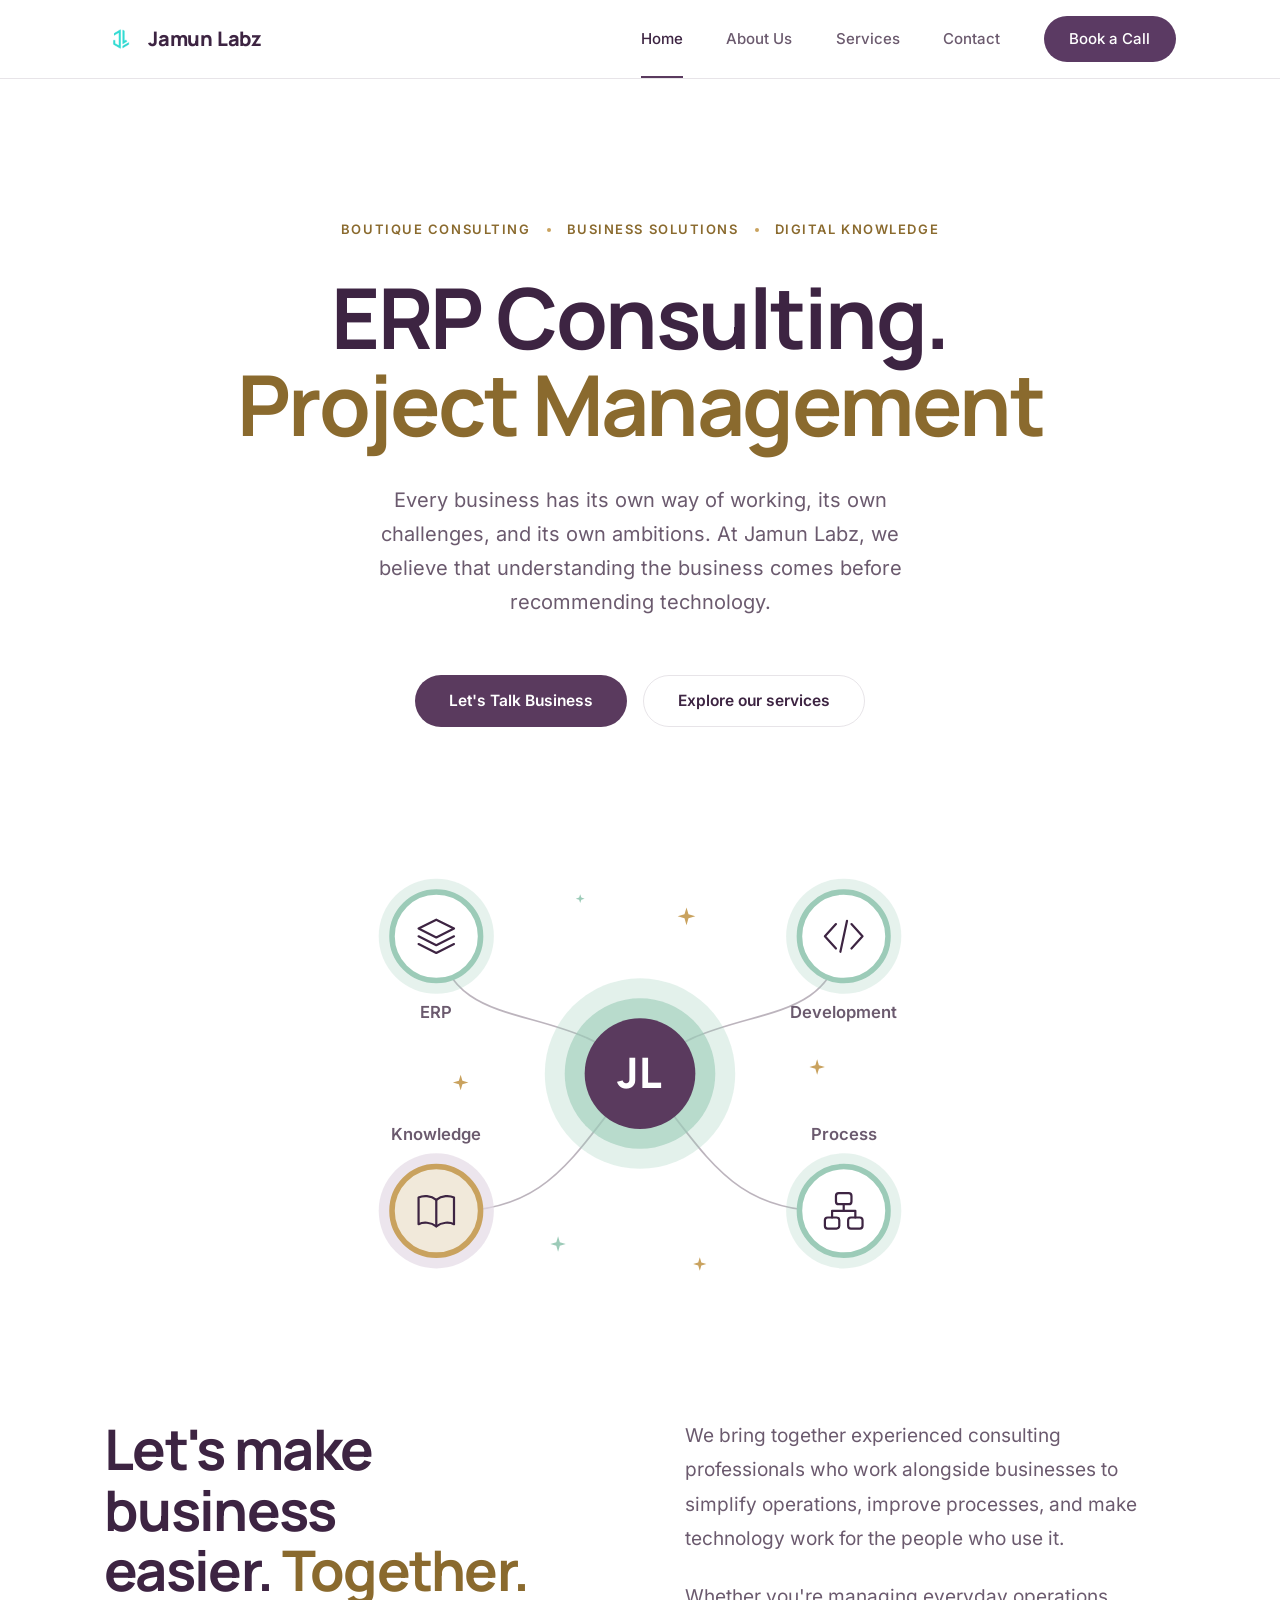
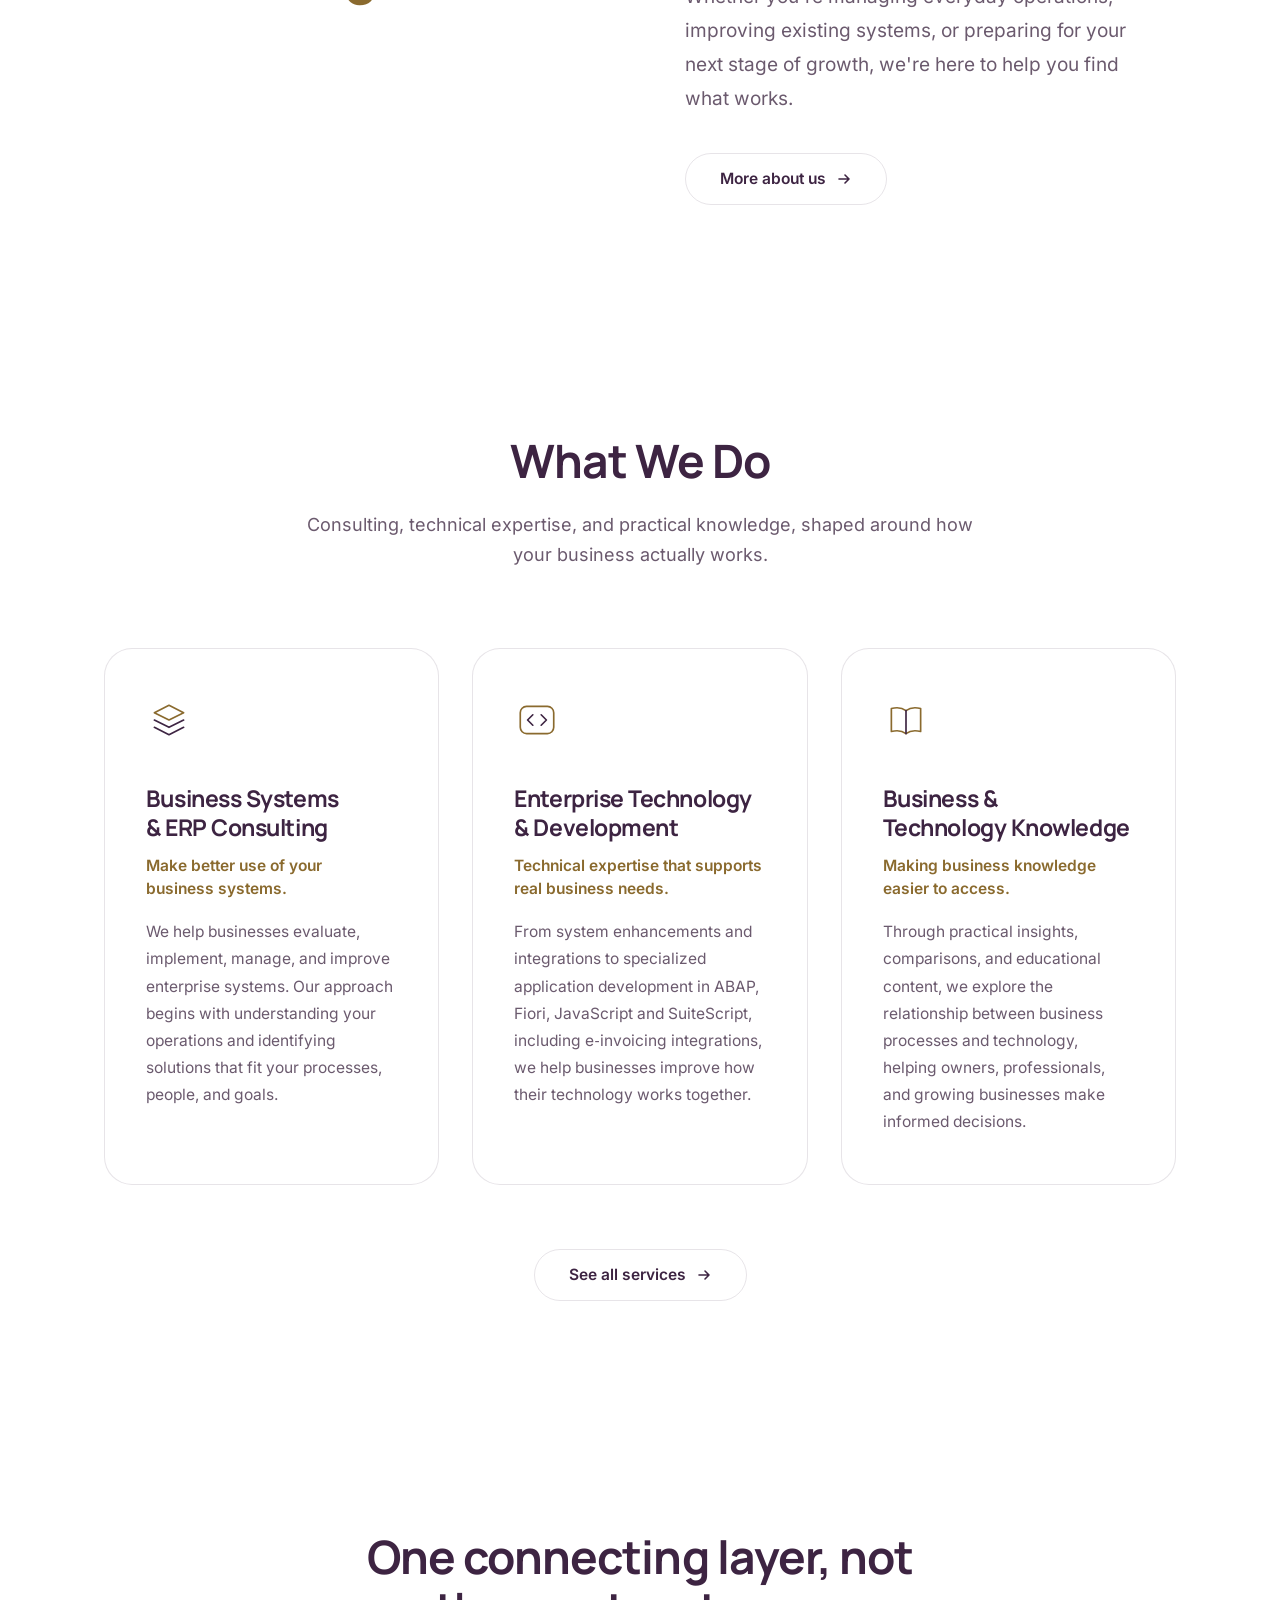
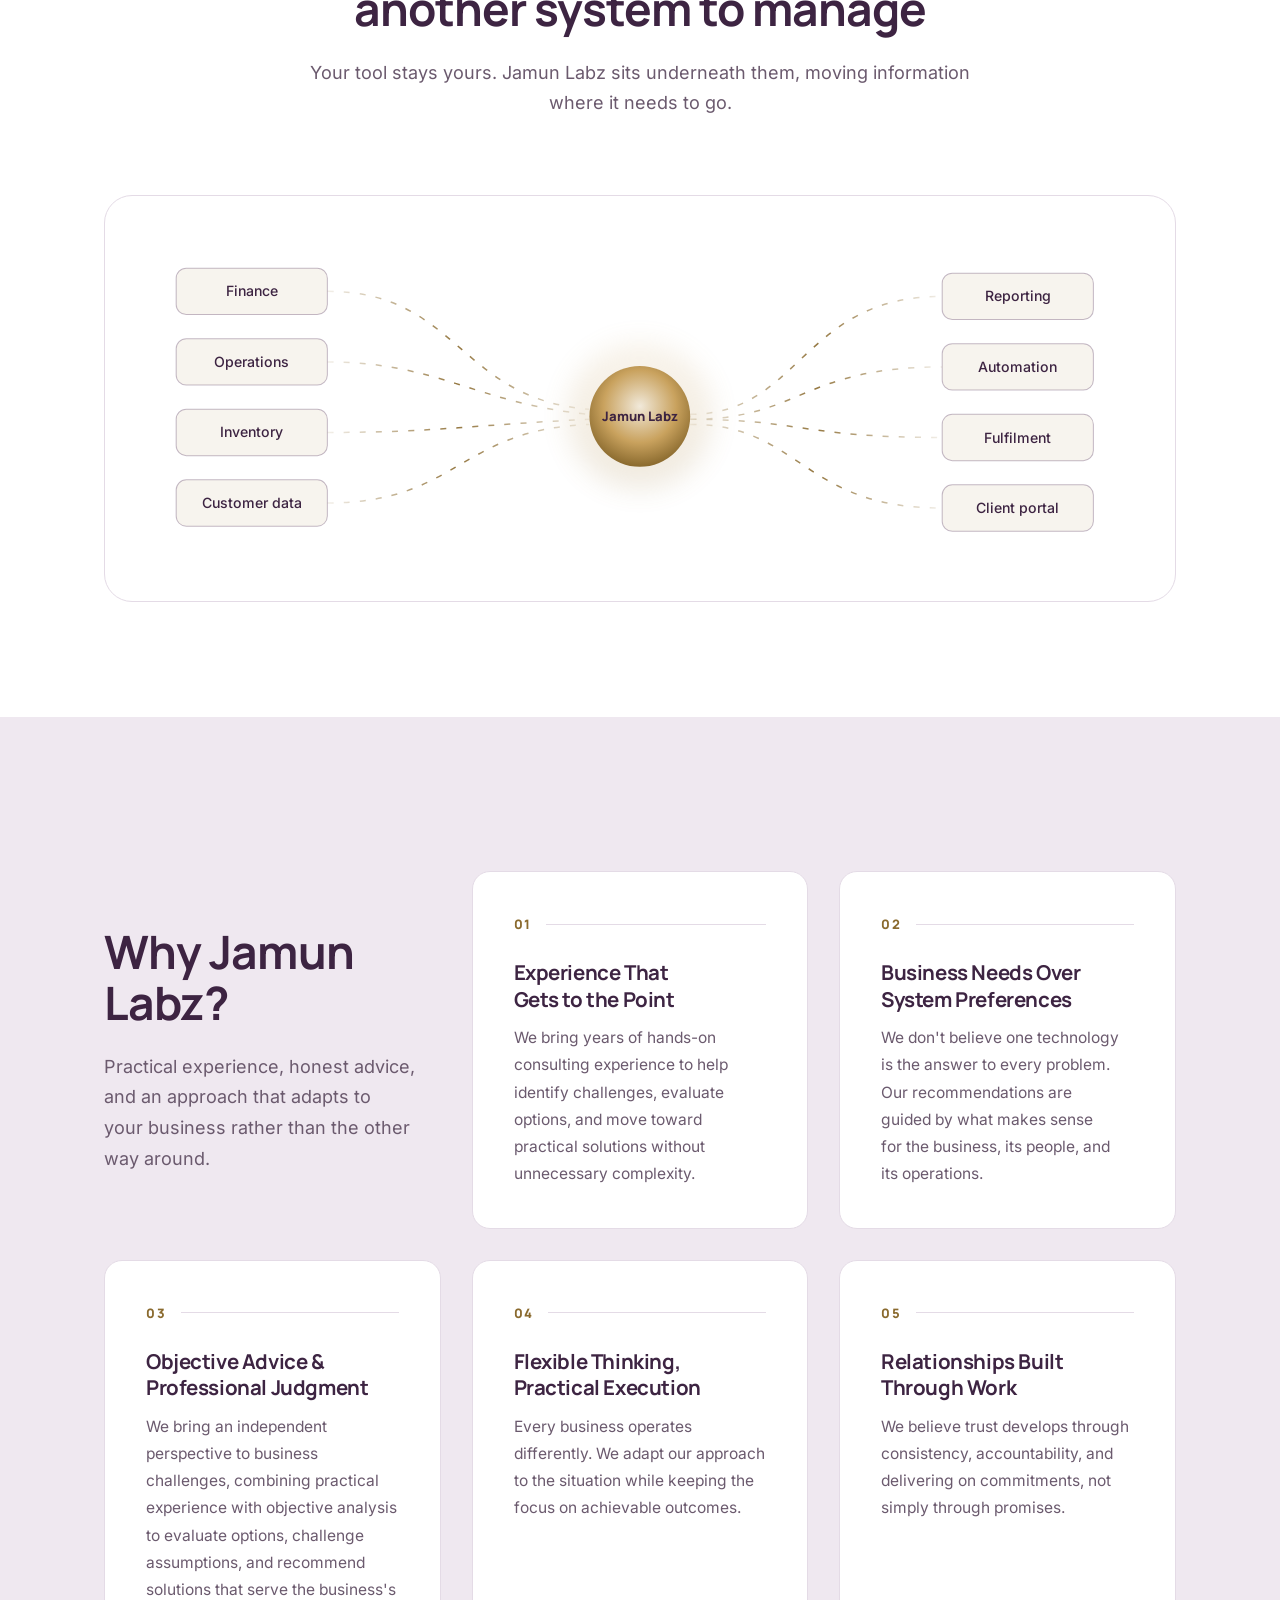
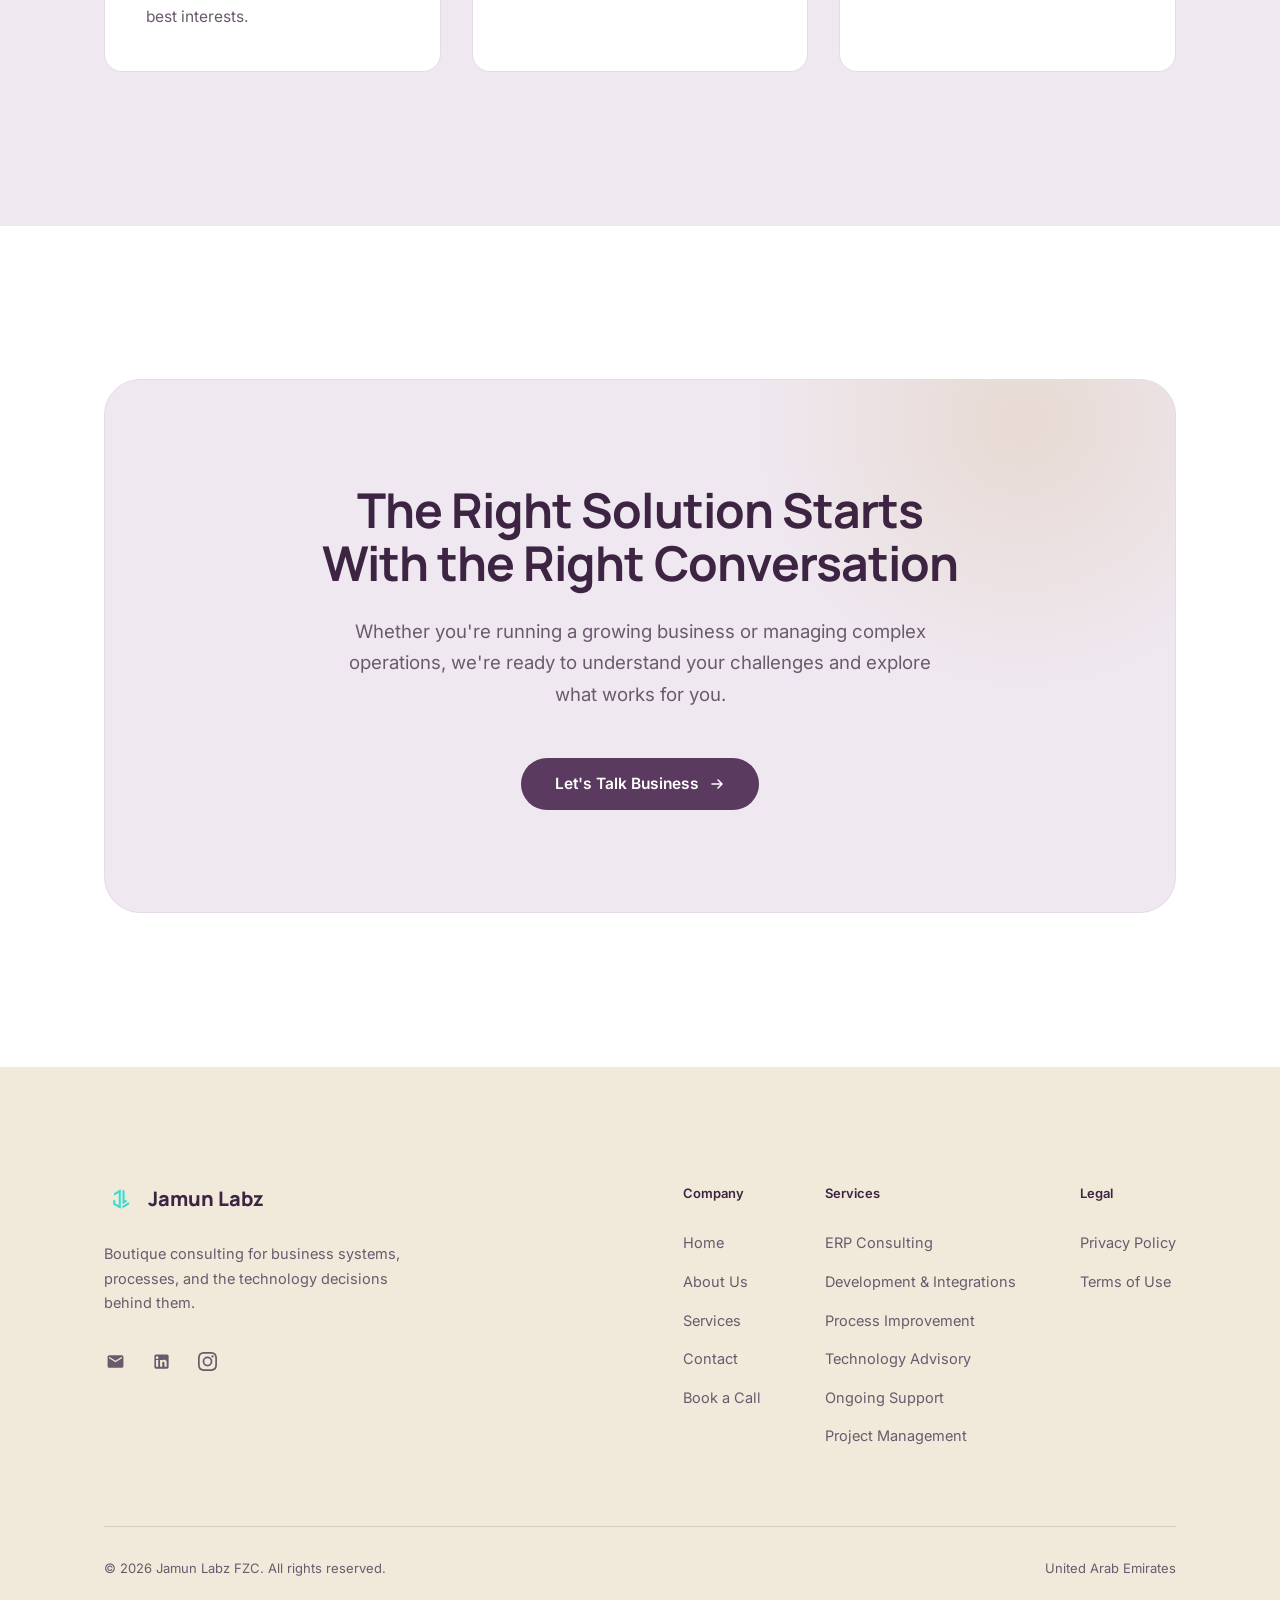
<file: index.html>
<!DOCTYPE html>
<html lang="en">
<head>
<meta charset="UTF-8">
<meta name="viewport" content="width=device-width, initial-scale=1.0, viewport-fit=cover">
<title>Jamun Labz | Boutique Business &amp; ERP Consulting</title>
<meta name="description" content="Boutique consulting for ERP and business systems, enterprise development, and process improvement.">

<!-- SEO -->
<link rel="canonical" href="https://jamunlabz.com/">
<meta name="robots" content="index, follow, max-image-preview:large">
<meta name="theme-color" content="#F7F4EE">
<meta property="og:type" content="website">
<meta property="og:site_name" content="Jamun Labz">
<meta property="og:title" content="Jamun Labz | ERP Consulting. Project Management.">
<meta property="og:description" content="Boutique consulting for ERP and business systems, enterprise development, and process improvement.">
<meta property="og:url" content="https://jamunlabz.com/">
<meta property="og:locale" content="en_US">
<meta property="og:image" content="https://jamunlabz.com/og-image.png?v=3">
<meta property="og:image:type" content="image/png">
<meta property="og:image:width" content="1200">
<meta property="og:image:height" content="630">
<meta property="og:image:alt" content="Jamun Labz — ERP Consulting. Project Management.">
<meta name="twitter:card" content="summary_large_image">
<meta name="twitter:image" content="https://jamunlabz.com/og-image.png?v=3">
<meta name="twitter:title" content="Jamun Labz | ERP Consulting. Project Management.">
<meta name="twitter:description" content="Boutique consulting for ERP and business systems, enterprise development, and process improvement.">

<link rel="preload" href="fonts/manrope-v20-latin-700.woff2" as="font" type="font/woff2" crossorigin>
<link rel="preload" href="fonts/inter-v20-latin-regular.woff2" as="font" type="font/woff2" crossorigin>

<script type="application/ld+json">
{
  "@context": "https://schema.org",
  "@graph": [
    {
      "@type": "Organization",
      "@id": "https://jamunlabz.com/#organization",
      "name": "Jamun Labz",
      "legalName": "Jamun Labz FZC",
      "url": "https://jamunlabz.com/",
      "email": "media@jamunlabz.com",
      "slogan": "ERP Consulting. Project Management.",
      "description": "A boutique consulting firm that helps businesses simplify operations, improve processes, and make technology work for the people who use it.",
      "address": {
        "@type": "PostalAddress",
        "addressCountry": "AE"
      },
        "sameAs": [
          "https://www.linkedin.com/company/jamun-labz/",
          "https://www.instagram.com/jamunlabz/"
        ],
        "knowsAbout": [
          "ERP consulting",
          "ABAP development",
          "Fiori",
          "SuiteScript",
          "JavaScript development",
          "E-invoicing integrations",
          "Enterprise system integrations",
          "Business process improvement",
          "Technology assessment and advisory",
          "Project management"
        ]
    },
    {
      "@type": "WebSite",
      "@id": "https://jamunlabz.com/#website",
      "url": "https://jamunlabz.com/",
      "name": "Jamun Labz",
      "inLanguage": "en",
      "publisher": { "@id": "https://jamunlabz.com/#organization" }
    }
  ]
}
</script>

<link rel="stylesheet" href="styles.css">
<noscript><style>.reveal{opacity:1!important;transform:none!important}</style></noscript>

<link rel="icon" type="image/png" sizes="32x32" href="icons/logo_withoutBG_favicon_32x32.png">
<link rel="icon" type="image/png" sizes="48x48" href="icons/logo_withoutBG_favicon_48x48.png">
</head>
<body>

<a class="skip-link" href="#main">Skip to content</a>

<header class="site-header">
  <div class="wrap">
    <a href="./" class="brand" aria-label="Jamun Labz home">
      <img src="icons/logo_withoutBG_favicon_48x48.png" alt="" class="brand-mark" width="32" height="32">
      Jamun Labz
    </a>
    <nav class="nav-links" id="site-nav" aria-label="Main">
      <a href="./" class="active" aria-current="page">Home</a>
      <a href="about.html">About Us</a>
      <a href="services.html">Services</a>
      <a href="contact.html">Contact</a>
      <a href="book_a_call.html" class="nav-cta">Book a Call</a>
    </nav>
    <button class="menu-toggle" aria-label="Open menu" aria-expanded="false" aria-controls="site-nav"><span></span></button>
  </div>
</header>

<main id="main">

  <!-- HERO -->
  <section class="surface-paper hero">
    <div class="wrap">
      <div class="hero-copy reveal">
        <p class="eyebrow"><span>Boutique Consulting</span><span>Business Solutions</span><span>Digital Knowledge</span></p>
        <h1>ERP Consulting.<br> <span class="accent">Project Management</span></h1>
        <p class="hero-sub">Every business has its own way of working, its own challenges, and its own ambitions. At Jamun Labz, we believe that understanding the business comes before recommending technology.</p>
        <div class="hero-actions">
          <a href="book_a_call.html" class="btn btn-primary">Let's Talk Business</a>
          <a href="services.html" class="btn btn-ghost">Explore our services</a>
        </div>
      </div>

      <div class="hero-graphic hero-orbit reveal">
        <div data-parallax="0.03" style="width:100%;height:100%;">
          <svg viewBox="0 0 560 440" xmlns="http://www.w3.org/2000/svg" role="img" aria-label="Jamun Labz at the centre, connecting ERP, development, process and knowledge" style="width:100%;height:100%;">

            <g class="orbit-lines">
              <path d="M96 96 C 110 190, 210 150, 280 220"/>
              <path d="M464 96 C 450 190, 350 150, 280 220"/>
              <path d="M96 344 C 200 350, 220 290, 280 220"/>
              <path d="M464 344 C 360 350, 340 290, 280 220"/>
            </g>

            <g class="orbit-sparkles">
              <path transform="translate(322 78)" d="M0 -8 L1.8 -1.8 L8 0 L1.8 1.8 L0 8 L-1.8 1.8 L-8 0 L-1.8 -1.8 Z"/>
              <path transform="translate(440 214)" d="M0 -7 L1.6 -1.6 L7 0 L1.6 1.6 L0 7 L-1.6 1.6 L-7 0 L-1.6 -1.6 Z"/>
              <path transform="translate(206 374)" d="M0 -7 L1.6 -1.6 L7 0 L1.6 1.6 L0 7 L-1.6 1.6 L-7 0 L-1.6 -1.6 Z"/>
              <path transform="translate(118 228)" d="M0 -7 L1.6 -1.6 L7 0 L1.6 1.6 L0 7 L-1.6 1.6 L-7 0 L-1.6 -1.6 Z"/>
              <path transform="translate(334 392)" d="M0 -6 L1.4 -1.4 L6 0 L1.4 1.4 L0 6 L-1.4 1.4 L-6 0 L-1.4 -1.4 Z"/>
              <path transform="translate(226 62)" d="M0 -4 L1 -1 L4 0 L1 1 L0 4 L-1 1 L-4 0 L-1 -1 Z"/>
            </g>

            <circle class="orbit-core-halo" cx="280" cy="220" r="86"/>
            <circle class="orbit-core-ring" cx="280" cy="220" r="68"/>
            <circle class="orbit-core" cx="280" cy="220" r="50"/>
            <text class="orbit-core-label" x="280" y="220" dy="0.35em">JL</text>

            <!-- ERP -->
            <g class="orbit-node" transform="translate(96 96)">
              <circle class="orbit-node-halo" r="52"/>
              <circle class="orbit-node-ring" r="40"/>
              <g class="orbit-icon">
                <path d="M0 -15 L16 -7 L0 1 L-16 -7 Z"/>
                <path d="M-16 0 L0 8 L16 0"/>
                <path d="M-16 7 L0 15 L16 7"/>
              </g>
              <text class="orbit-label" y="74">ERP</text>
            </g>

            <!-- Development -->
            <g class="orbit-node" transform="translate(464 96)">
              <circle class="orbit-node-halo" r="52"/>
              <circle class="orbit-node-ring" r="40"/>
              <g class="orbit-icon">
                <path d="M-7 -11 L-17 0 L-7 11"/>
                <path d="M7 -11 L17 0 L7 11"/>
                <path d="M3 -14 L-3 14"/>
              </g>
              <text class="orbit-label" y="74">Development</text>
            </g>

            <!-- Knowledge -->
            <g class="orbit-node orbit-node--brass" transform="translate(96 344)">
              <circle class="orbit-node-halo" r="52"/>
              <circle class="orbit-node-ring" r="40"/>
              <g class="orbit-icon">
                <path d="M0 -10 C-5 -14 -12 -14 -16 -12 V12 C-12 10 -5 10 0 14 C5 10 12 10 16 12 V-12 C12 -14 5 -14 0 -10 Z"/>
                <path d="M0 -10 V14"/>
              </g>
              <text class="orbit-label" y="-64">Knowledge</text>
            </g>

            <!-- Process -->
            <g class="orbit-node" transform="translate(464 344)">
              <circle class="orbit-node-halo" r="52"/>
              <circle class="orbit-node-ring" r="40"/>
              <g class="orbit-icon">
                <rect x="-7" y="-16" width="14" height="10" rx="2.5"/>
                <rect x="-17" y="6" width="13" height="10" rx="2.5"/>
                <rect x="4" y="6" width="13" height="10" rx="2.5"/>
                <path d="M0 -6 V0 M-10.5 6 V0 H10.5 V6"/>
              </g>
              <text class="orbit-label" y="-64">Process</text>
            </g>
          </svg>
        </div>
      </div>
    </div>
  </section>

  <!-- INTRO -->
  <section class="surface-paper section-tight pt-0">
    <div class="wrap">
      <div class="intro reveal">
        <h2 class="intro-statement">Let's make business easier. <em>Together.</em></h2>
        <div class="intro-body">
          <p>We bring together experienced consulting professionals who work alongside businesses to simplify operations, improve processes, and make technology work for the people who use it.</p>
          <p>Whether you're managing everyday operations, improving existing systems, or preparing for your next stage of growth, we're here to help you find what works.</p>
          <a href="about.html" class="btn btn-ghost intro-link">More about us
            <svg viewBox="0 0 16 16" fill="none" stroke="currentColor" stroke-width="1.6" stroke-linecap="round" stroke-linejoin="round" aria-hidden="true"><path d="M3 8h10M9 4l4 4-4 4"/></svg>
          </a>
        </div>
      </div>
    </div>
  </section>

  <!-- WHAT WE DO -->
  <section class="surface-paper section-tight">
    <div class="wrap">
      <div class="section-head center reveal">
        <h2>What We Do</h2>
        <p>Consulting, technical expertise, and practical knowledge, shaped around how your business actually works.</p>
      </div>

      <div class="pillars">
        <article class="pillar reveal">
          <svg class="pillar-mark ico" viewBox="0 0 44 44" aria-hidden="true">
            <path class="a" d="M22 8 L36 15 L22 22 L8 15 Z"/>
            <path class="b" d="M8 22 L22 29 L36 22"/>
            <path class="b" d="M8 29 L22 36 L36 29"/>
          </svg>
          <h3>Business Systems &amp; ERP Consulting</h3>
          <p class="pillar-tag">Make better use of your business systems.</p>
          <p>We help businesses evaluate, implement, manage, and improve enterprise systems. Our approach begins with understanding your operations and identifying solutions that fit your processes, people, and goals.</p>
        </article>

        <article class="pillar reveal">
          <svg class="pillar-mark ico" viewBox="0 0 44 44" aria-hidden="true">
            <rect class="a" x="6" y="9" width="32" height="26" rx="6"/>
            <path class="b" d="M18 17 L13 22 L18 27 M26 17 L31 22 L26 27"/>
          </svg>
          <h3>Enterprise Technology &amp; Development</h3>
          <p class="pillar-tag">Technical expertise that supports real business needs.</p>
          <p>From system enhancements and integrations to specialized application development in ABAP, Fiori, JavaScript and SuiteScript, including e&#8209;invoicing integrations, we help businesses improve how their technology works together.</p>
        </article>

        <article class="pillar reveal">
          <svg class="pillar-mark ico" viewBox="0 0 44 44" aria-hidden="true">
            <path class="a" d="M22 13 C18 10 12 10 8 11 V33 C12 32 18 32 22 35 C26 32 32 32 36 33 V11 C32 10 26 10 22 13 Z"/>
            <path class="b" d="M22 13 V35"/>
          </svg>
          <h3>Business &amp; Technology Knowledge</h3>
          <p class="pillar-tag">Making business knowledge easier to access.</p>
          <p>Through practical insights, comparisons, and educational content, we explore the relationship between business processes and technology, helping owners, professionals, and growing businesses make informed decisions.</p>
        </article>
      </div>

      <div class="pillars-foot reveal">
        <a href="services.html" class="btn btn-ghost">See all services
          <svg viewBox="0 0 16 16" fill="none" stroke="currentColor" stroke-width="1.6" stroke-linecap="round" stroke-linejoin="round" aria-hidden="true"><path d="M3 8h10M9 4l4 4-4 4"/></svg>
        </a>
      </div>
    </div>
  </section>

  <!-- HOW SYSTEMS CONNECT -->
  <section class="surface-paper section-tight">
    <div class="wrap">
      <div class="section-head center reveal">
        <h2>One connecting layer, not another system to manage</h2>
        <p>Your tool stays yours. Jamun Labz sits underneath them, moving information where it needs to go.</p>
      </div>

      <div class="diagram reveal">
        <!-- Laptop / tablet -->
        <svg viewBox="20 40 960 300" class="diagram__svg diagram__svg--desktop" role="img" aria-labelledby="dg-title">
          <title id="dg-title">Jamun Labz connects finance, operations, inventory and customer data to reporting, automation, fulfilment and client portals</title>
          <defs>
            <linearGradient id="dgLine" x1="0" y1="0" x2="1" y2="0">
              <stop offset="0%" stop-color="#8A6A2E" stop-opacity="0.1"/>
              <stop offset="50%" stop-color="#8A6A2E" stop-opacity="0.9"/>
              <stop offset="100%" stop-color="#8A6A2E" stop-opacity="0.1"/>
            </linearGradient>
            <filter id="dgBlur" x="-50%" y="-50%" width="200%" height="200%"><feGaussianBlur stdDeviation="14"/></filter>
            <radialGradient id="dgCore" cx="50%" cy="40%" r="60%">
              <stop offset="0%" stop-color="#F1E9DA"/>
              <stop offset="60%" stop-color="#C9A25E"/>
              <stop offset="100%" stop-color="#8A6A2E"/>
            </radialGradient>
          </defs>

          <g class="dg-lines" stroke="url(#dgLine)" stroke-width="1.5" fill="none">
            <path class="flow-path" d="M190 83 C 320 83, 320 190, 450 200"/>
            <path class="flow-path" d="M190 153 C 300 153, 340 195, 450 205"/>
            <path class="flow-path" d="M190 223 C 300 223, 340 215, 450 210"/>
            <path class="flow-path" d="M190 293 C 320 293, 320 220, 450 215"/>
            <path class="flow-path" d="M550 205 C 660 205, 660 88, 800 88"/>
            <path class="flow-path" d="M550 210 C 660 210, 660 158, 800 158"/>
            <path class="flow-path" d="M550 210 C 660 210, 660 228, 800 228"/>
            <path class="flow-path" d="M550 215 C 660 215, 660 298, 800 298"/>
          </g>

          <g>
            <rect x="40" y="60" width="150" height="46" rx="10" class="dg-node"/>
            <rect x="40" y="130" width="150" height="46" rx="10" class="dg-node"/>
            <rect x="40" y="200" width="150" height="46" rx="10" class="dg-node"/>
            <rect x="40" y="270" width="150" height="46" rx="10" class="dg-node"/>
            <text x="115" y="88" class="dg-label">Finance</text>
            <text x="115" y="158" class="dg-label">Operations</text>
            <text x="115" y="228" class="dg-label">Inventory</text>
            <text x="115" y="298" class="dg-label">Customer data</text>
          </g>

          <circle cx="500" cy="207" r="70" fill="url(#dgCore)" opacity="0.18" filter="url(#dgBlur)"/>
          <circle cx="500" cy="207" r="50" fill="url(#dgCore)"/>
          <text x="500" y="212" class="dg-core-label">Jamun Labz</text>

          <g>
            <rect x="800" y="65" width="150" height="46" rx="10" class="dg-node"/>
            <rect x="800" y="135" width="150" height="46" rx="10" class="dg-node"/>
            <rect x="800" y="205" width="150" height="46" rx="10" class="dg-node"/>
            <rect x="800" y="275" width="150" height="46" rx="10" class="dg-node"/>
            <text x="875" y="93" class="dg-label">Reporting</text>
            <text x="875" y="163" class="dg-label">Automation</text>
            <text x="875" y="233" class="dg-label">Fulfilment</text>
            <text x="875" y="303" class="dg-label">Client portal</text>
          </g>
        </svg>

        <!-- Phones -->
        <svg viewBox="0 0 340 400" class="diagram__svg diagram__svg--mobile" role="img" aria-labelledby="dg-title-m">
          <title id="dg-title-m">Jamun Labz connects finance, operations, inventory and customer data to reporting, automation, fulfilment and client portals</title>
          <defs>
            <linearGradient id="dgLineM" x1="0" y1="0" x2="0" y2="1">
              <stop offset="0%" stop-color="#8A6A2E" stop-opacity="0.1"/>
              <stop offset="50%" stop-color="#8A6A2E" stop-opacity="0.9"/>
              <stop offset="100%" stop-color="#8A6A2E" stop-opacity="0.1"/>
            </linearGradient>
            <filter id="dgBlurM" x="-50%" y="-50%" width="200%" height="200%"><feGaussianBlur stdDeviation="14"/></filter>
            <radialGradient id="dgCoreM" cx="50%" cy="40%" r="60%">
              <stop offset="0%" stop-color="#F1E9DA"/>
              <stop offset="60%" stop-color="#C9A25E"/>
              <stop offset="100%" stop-color="#8A6A2E"/>
            </radialGradient>
          </defs>

          <g class="dg-lines" stroke="url(#dgLineM)" stroke-width="1.5" fill="none">
            <path class="flow-path" d="M90 60 C 90 100, 130 130, 170 147"/>
            <path class="flow-path" d="M250 60 C 250 100, 210 130, 170 147"/>
            <path class="flow-path" d="M90 120 C 110 135, 140 143, 170 147"/>
            <path class="flow-path" d="M250 120 C 230 135, 200 143, 170 147"/>
            <path class="flow-path" d="M170 243 C 170 260, 130 270, 90 280"/>
            <path class="flow-path" d="M170 243 C 170 260, 210 270, 250 280"/>
            <path class="flow-path" d="M170 243 C 150 265, 110 310, 90 340"/>
            <path class="flow-path" d="M170 243 C 190 265, 230 310, 250 340"/>
          </g>

          <g>
            <rect x="20" y="20" width="140" height="40" rx="10" class="dg-node"/>
            <rect x="180" y="20" width="140" height="40" rx="10" class="dg-node"/>
            <rect x="20" y="80" width="140" height="40" rx="10" class="dg-node"/>
            <rect x="180" y="80" width="140" height="40" rx="10" class="dg-node"/>
            <text x="90" y="45" class="dg-label">Finance</text>
            <text x="250" y="45" class="dg-label">Operations</text>
            <text x="90" y="105" class="dg-label">Inventory</text>
            <text x="250" y="105" class="dg-label">Customer data</text>
          </g>

          <circle cx="170" cy="195" r="64" fill="url(#dgCoreM)" opacity="0.18" filter="url(#dgBlurM)"/>
          <circle cx="170" cy="195" r="48" fill="url(#dgCoreM)"/>
          <text x="170" y="200" class="dg-core-label">Jamun Labz</text>

          <g>
            <rect x="20" y="280" width="140" height="40" rx="10" class="dg-node"/>
            <rect x="180" y="280" width="140" height="40" rx="10" class="dg-node"/>
            <rect x="20" y="340" width="140" height="40" rx="10" class="dg-node"/>
            <rect x="180" y="340" width="140" height="40" rx="10" class="dg-node"/>
            <text x="90" y="305" class="dg-label">Reporting</text>
            <text x="250" y="305" class="dg-label">Automation</text>
            <text x="90" y="365" class="dg-label">Fulfilment</text>
            <text x="250" y="365" class="dg-label">Client portal</text>
          </g>
        </svg>
      </div>
    </div>
  </section>

  <!-- WHY JAMUN LABZ -->
  <section class="surface-ink section">
    <div class="wrap">
      <div class="why-grid">
        <div class="section-head reveal">
          <h2>Why Jamun Labz?</h2>
          <p>Practical experience, honest advice, and an approach that adapts to your business rather than the other way around.</p>
        </div>

        <article class="why-item reveal">
          <div class="why-num">01</div>
          <h3>Experience That Gets to the Point</h3>
          <p>We bring years of hands-on consulting experience to help identify challenges, evaluate options, and move toward practical solutions without unnecessary complexity.</p>
        </article>

        <article class="why-item reveal">
          <div class="why-num">02</div>
          <h3>Business Needs Over System Preferences</h3>
          <p>We don't believe one technology is the answer to every problem. Our recommendations are guided by what makes sense for the business, its people, and its operations.</p>
        </article>

        <article class="why-item reveal">
          <div class="why-num">03</div>
          <h3>Objective Advice &amp; Professional Judgment</h3>
          <p>We bring an independent perspective to business challenges, combining practical experience with objective analysis to evaluate options, challenge assumptions, and recommend solutions that serve the business's best interests.</p>
        </article>

        <article class="why-item reveal">
          <div class="why-num">04</div>
          <h3>Flexible Thinking, Practical Execution</h3>
          <p>Every business operates differently. We adapt our approach to the situation while keeping the focus on achievable outcomes.</p>
        </article>

        <article class="why-item reveal">
          <div class="why-num">05</div>
          <h3>Relationships Built Through Work</h3>
          <p>We believe trust develops through consistency, accountability, and delivering on commitments, not simply through promises.</p>
        </article>
      </div>
    </div>
  </section>

  <!-- CTA -->
  <section class="surface-paper section">
    <div class="wrap">
      <div class="cta-panel reveal">
        <h2>The Right Solution Starts With the Right Conversation</h2>
        <p>Whether you're running a growing business or managing complex operations, we're ready to understand your challenges and explore what works for you.</p>
        <a href="contact.html" class="btn btn-primary">Let's Talk Business
          <svg viewBox="0 0 16 16" fill="none" stroke="currentColor" stroke-width="1.6" stroke-linecap="round" stroke-linejoin="round" aria-hidden="true"><path d="M3 8h10M9 4l4 4-4 4"/></svg>
        </a>
      </div>
    </div>
  </section>

</main>

<footer class="site-footer">
  <div class="wrap">
    <div class="footer-top">
      <div>
        <a href="./" class="footer-brand">
          <img src="icons/logo_withoutBG_favicon_48x48.png" alt="" class="brand-mark" width="32" height="32">
          Jamun Labz
        </a>
        <p class="footer-tag">Boutique consulting for business systems, processes, and the technology decisions behind them.</p>
        <div class="social-links">
         
          <a data-copy-email="media@jamunlabz.com" href="mailto:media@jamunlabz.com" aria-label="Email Jamun Labz">
            <svg viewBox="0 0 24 24" aria-hidden="true"><path d="M20 4H4c-1.1 0-2 .9-2 2v12c0 1.1.9 2 2 2h16c1.1 0 2-.9 2-2V6c0-1.1-.9-2-2-2zm0 4-8 5-8-5V6l8 5 8-5v2z"/></svg>
          </a>
          <a href="https://www.linkedin.com/company/jamun-labz/" target="_blank" rel="noopener noreferrer" aria-label="Jamun Labz on LinkedIn">
            <svg viewBox="0 0 24 24" aria-hidden="true"><path d="M19 3a2 2 0 0 1 2 2v14a2 2 0 0 1-2 2H5a2 2 0 0 1-2-2V5a2 2 0 0 1 2-2h14m-.5 15.5v-5.3a3.26 3.26 0 0 0-3.26-3.26c-.85 0-1.84.52-2.28 1.3v-1.11h-2.79v8.37h2.79v-4.93c0-.77.62-1.4 1.39-1.4a1.4 1.4 0 0 1 1.4 1.4v4.93h2.75M6.46 8.76a1.64 1.64 0 1 0 0-3.28 1.64 1.64 0 0 0 0 3.28m1.4 9.74v-8.37H5.06v8.37h2.8z"/></svg>
          </a>
          <a href="https://www.instagram.com/jamunlabz/" target="_blank" rel="noopener noreferrer" aria-label="Jamun Labz on Instagram">
            <svg viewBox="0 0 24 24" aria-hidden="true"><path d="M12 2.163c3.204 0 3.584.012 4.85.07 3.252.148 4.771 1.691 4.919 4.919.058 1.265.069 1.645.069 4.849 0 3.205-.012 3.584-.069 4.849-.149 3.225-1.664 4.771-4.919 4.919-1.266.058-1.644.07-4.85.07-3.204 0-3.584-.012-4.849-.07-3.26-.149-4.771-1.699-4.919-4.92-.058-1.265-.07-1.644-.07-4.849 0-3.204.013-3.583.07-4.849.149-3.227 1.664-4.771 4.919-4.919 1.266-.057 1.645-.069 4.849-.069zm0-2.163c-3.259 0-3.667.014-4.947.072-4.358.2-6.78 2.618-6.98 6.98-.059 1.281-.073 1.689-.073 4.948 0 3.259.014 3.668.072 4.948.2 4.358 2.618 6.78 6.98 6.98 1.281.058 1.689.072 4.948.072 3.259 0 3.668-.014 4.948-.072 4.354-.2 6.782-2.618 6.979-6.98.059-1.28.073-1.689.073-4.948 0-3.259-.014-3.667-.072-4.947-.196-4.354-2.617-6.78-6.979-6.98-1.281-.059-1.69-.073-4.949-.073zm0 5.838a6.162 6.162 0 1 0 0 12.324 6.162 6.162 0 0 0 0-12.324zm0 10.162a3.999 3.999 0 1 1 0-7.998 3.999 3.999 0 0 1 0 7.998zm6.406-11.845a1.44 1.44 0 1 0 0 2.881 1.44 1.44 0 0 0 0-2.881z"/></svg>
          </a>
        </div>
      </div>
      <div class="footer-cols">
        <div class="footer-col">
          <h2>Company</h2>
          <a href="./">Home</a>
          <a href="about.html">About Us</a>
          <a href="services.html">Services</a>
          <a href="contact.html">Contact</a>
          <a href="book_a_call.html">Book a Call</a>
        </div>
        <div class="footer-col">
          <h2>Services</h2>
          <a href="services.html#erp-consulting">ERP Consulting</a>
          <a href="services.html#development-integrations">Development &amp; Integrations</a>
          <a href="services.html#process-improvement">Process Improvement</a>
          <a href="services.html#technology-advisory">Technology Advisory</a>
          <a href="services.html#ongoing-support">Ongoing Support</a>
          <a href="services.html#project-management">Project Management</a>
        </div>
        <div class="footer-col">
          <h2>Legal</h2>
          <a href="privacy.html">Privacy Policy</a>
          <a href="terms.html">Terms of Use</a>
        </div>
      </div>
    </div>
    <div class="footer-bottom">
      <span>&copy; 2026 Jamun Labz FZC. All rights reserved.</span>
      <span>United Arab Emirates</span>
    </div>
  </div>
</footer>

<script src="script.js"></script>
</body>
</html>
</file>
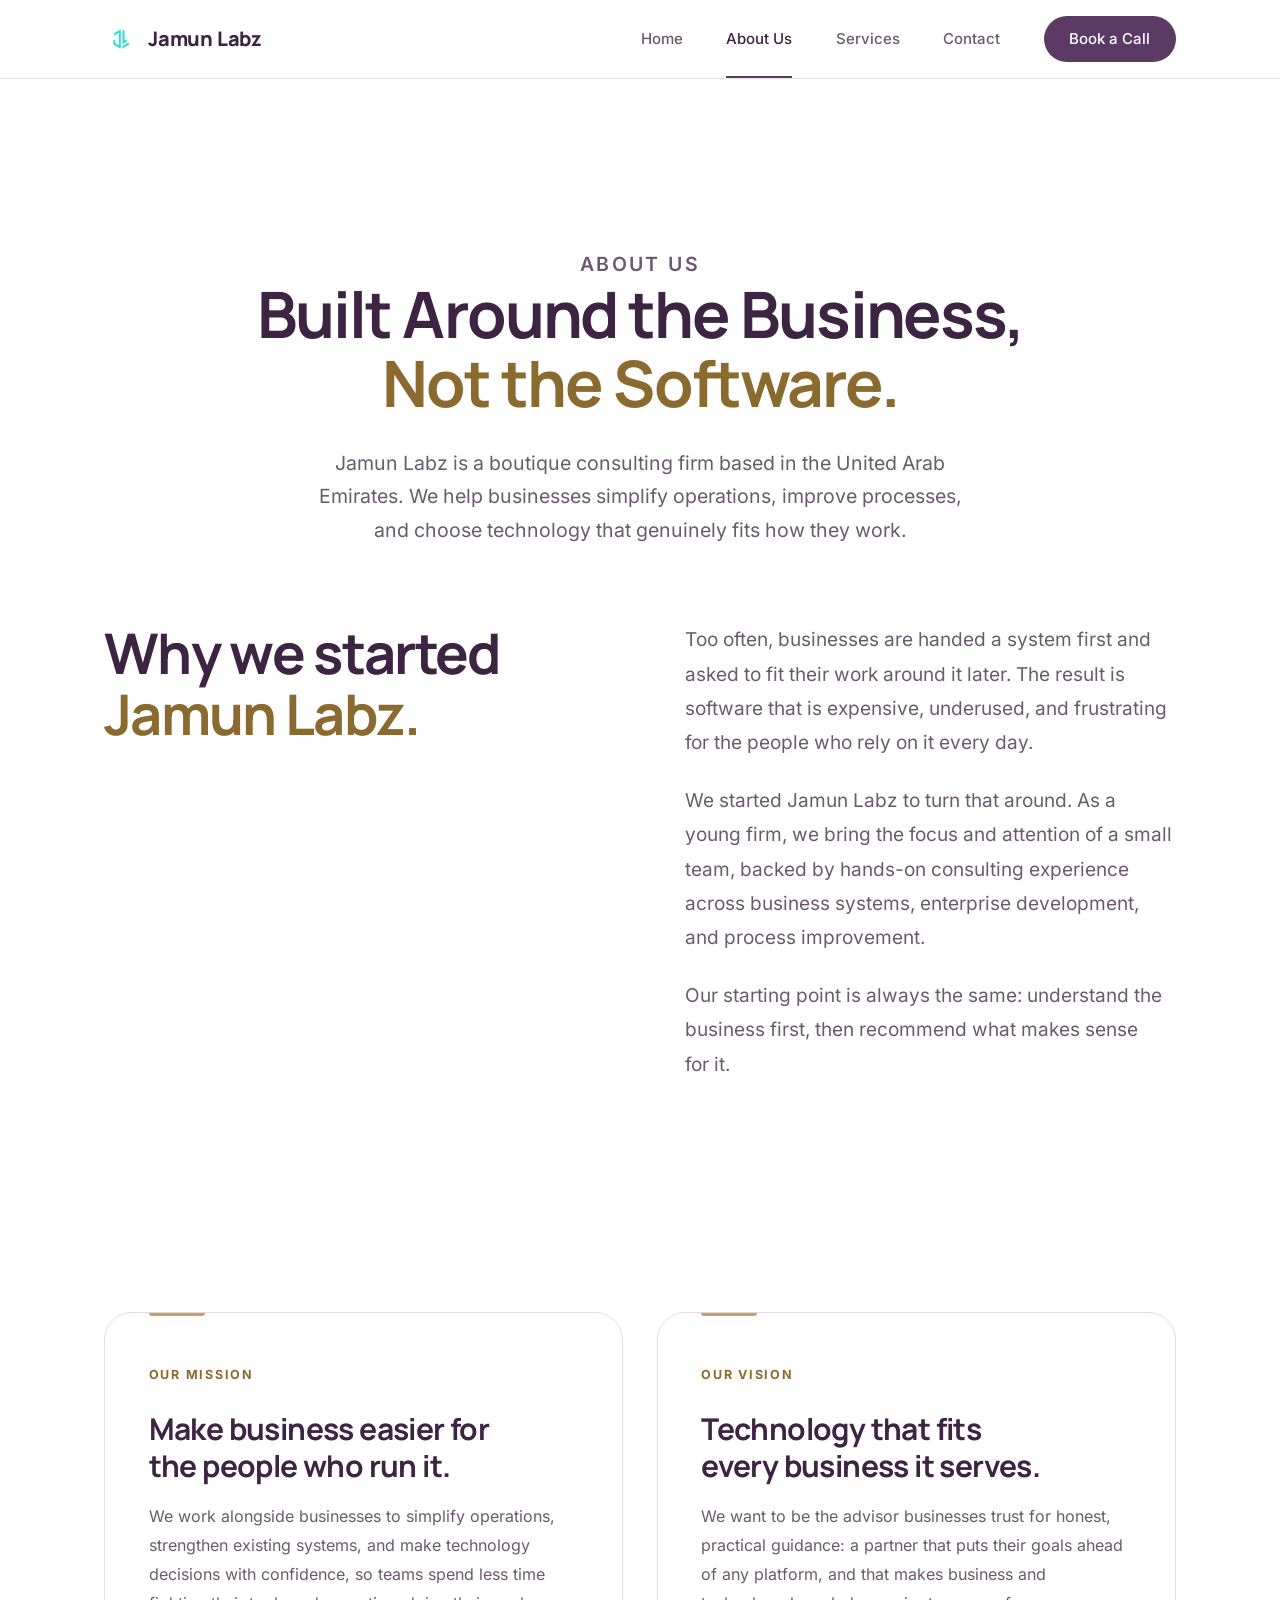
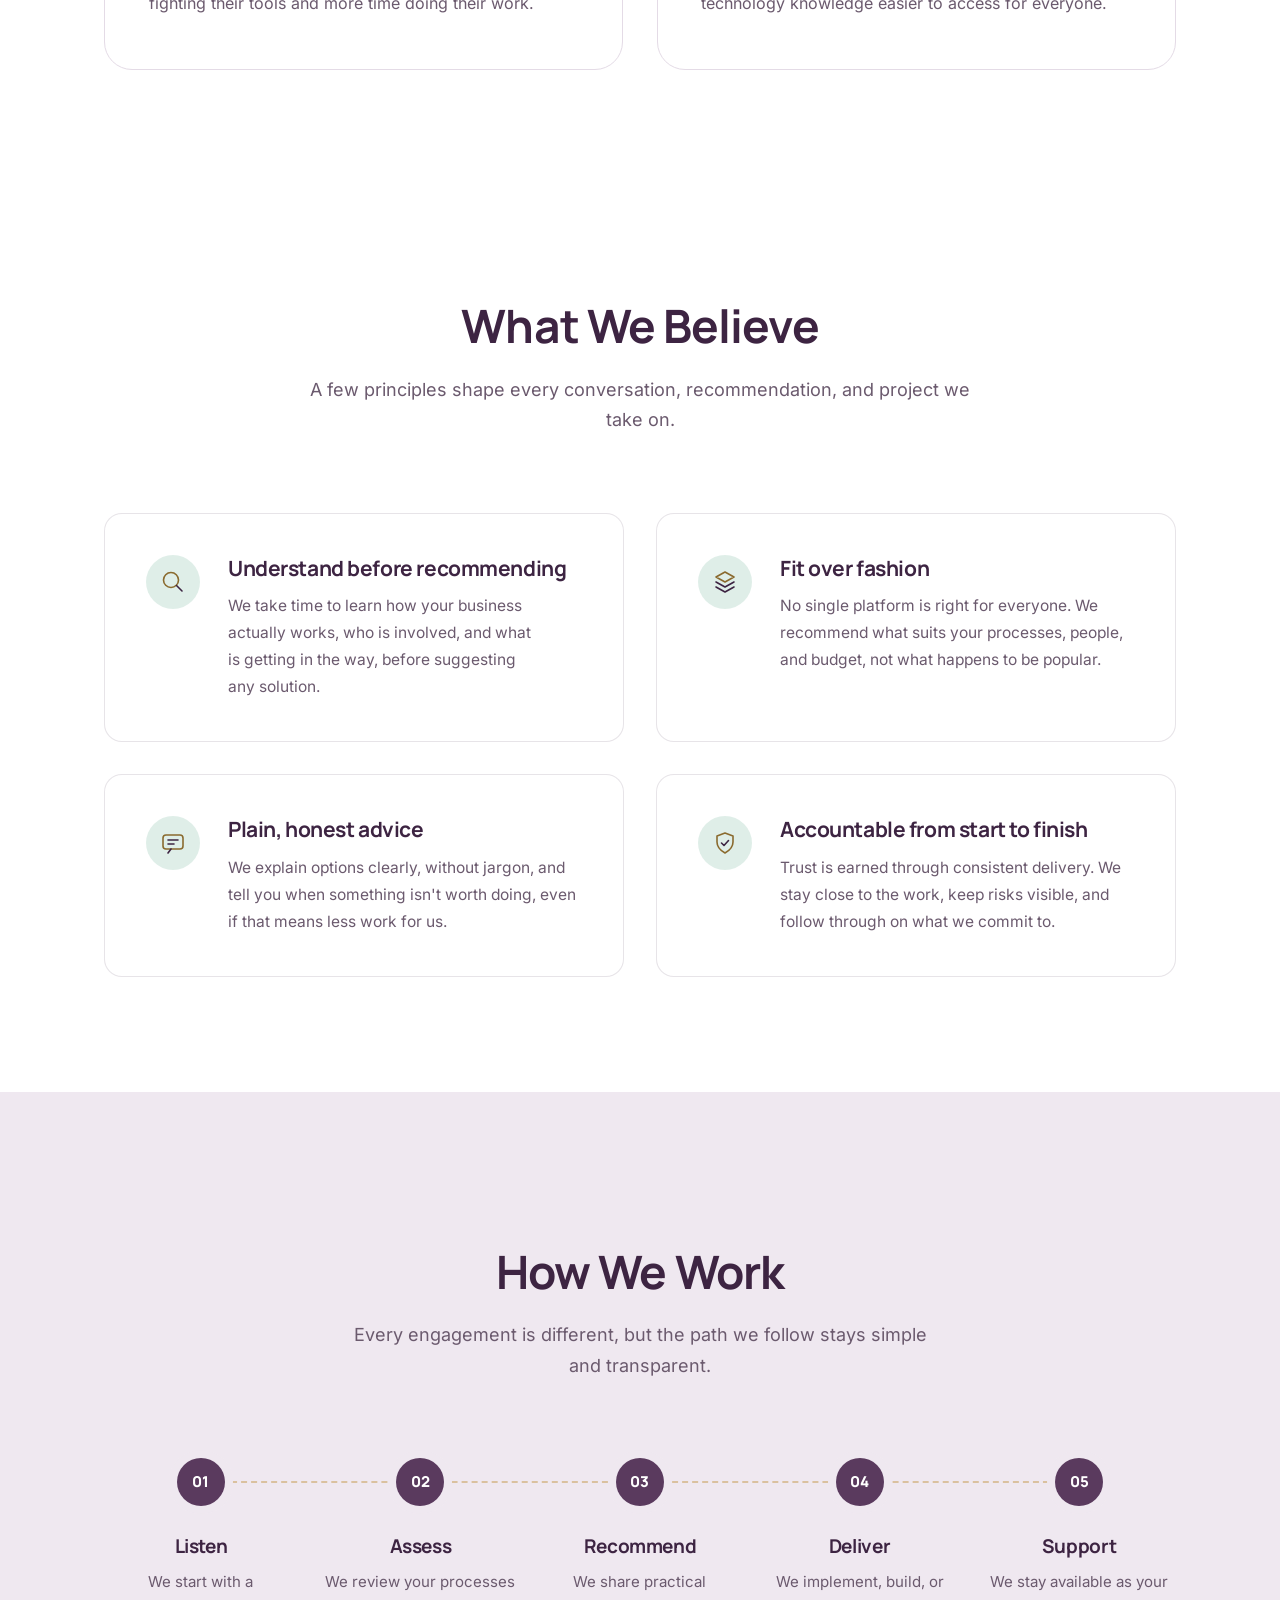
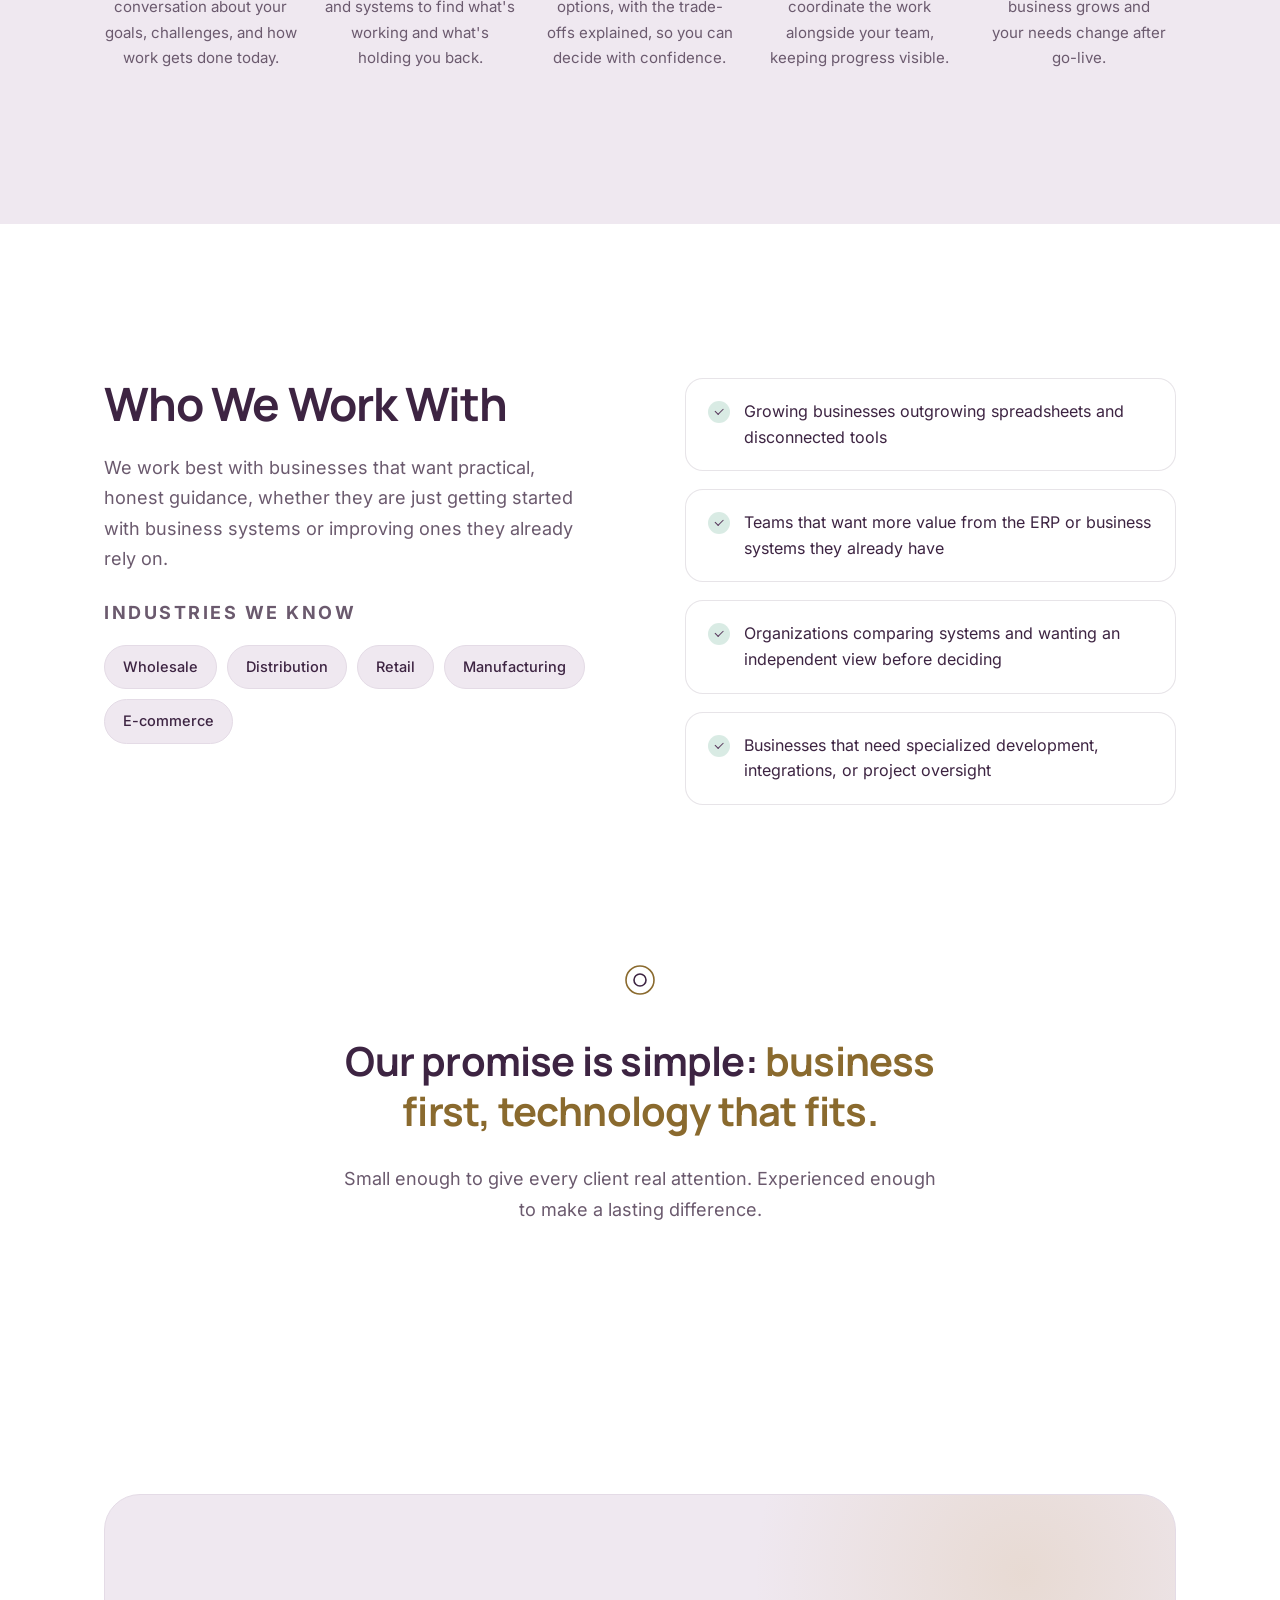
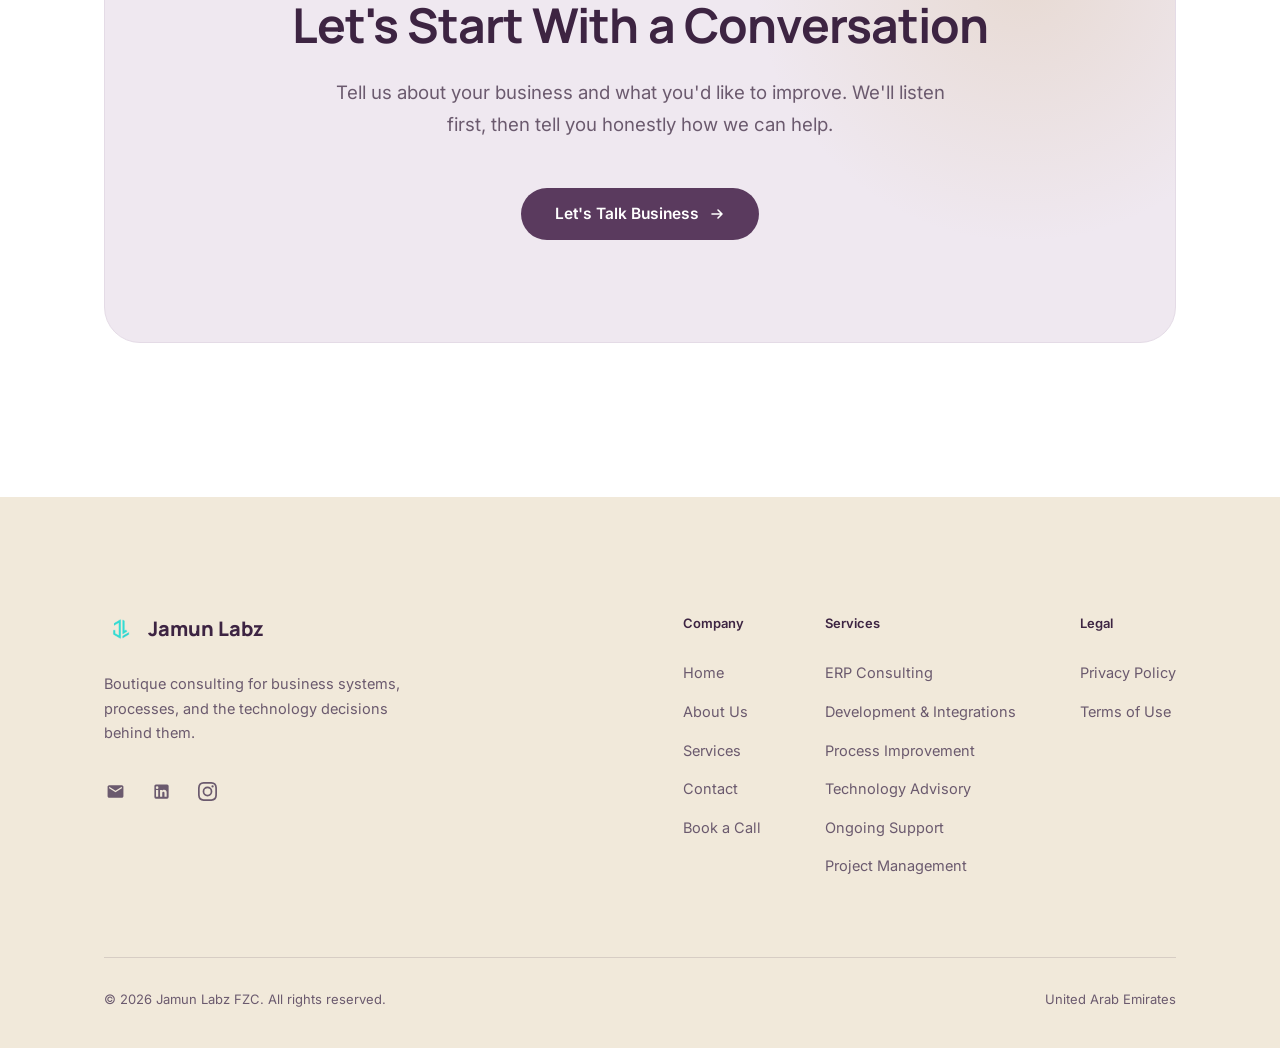
<file: about.html>
<!DOCTYPE html>
<html lang="en">
<head>
<meta charset="UTF-8">
<meta name="viewport" content="width=device-width, initial-scale=1.0, viewport-fit=cover">
<title>About Us | Jamun Labz — ERP Consulting. Project Management.</title>
<meta name="description" content="Jamun Labz is a UAE-based boutique consulting firm that puts business understanding before technology. Learn why we exist, what we believe, and how we work.">

<!-- SEO -->
<link rel="canonical" href="https://jamunlabz.com/about">
<meta name="robots" content="index, follow, max-image-preview:large">
<meta name="theme-color" content="#F7F4EE">
<meta property="og:type" content="website">
<meta property="og:site_name" content="Jamun Labz">
<meta property="og:title" content="About Jamun Labz | ERP Consulting. Project Management.">
<meta property="og:description" content="A boutique consulting firm that puts business understanding before technology. Why we exist, what we believe, and how we work.">
<meta property="og:url" content="https://jamunlabz.com/about">
<meta property="og:locale" content="en_US">
<meta property="og:image" content="https://jamunlabz.com/og-image.png?v=3">
<meta property="og:image:type" content="image/png">
<meta property="og:image:width" content="1200">
<meta property="og:image:height" content="630">
<meta property="og:image:alt" content="Jamun Labz — ERP Consulting. Project Management.">
<meta name="twitter:card" content="summary_large_image">
<meta name="twitter:image" content="https://jamunlabz.com/og-image.png?v=3">
<meta name="twitter:title" content="About Jamun Labz | ERP Consulting. Project Management.">
<meta name="twitter:description" content="A boutique consulting firm that puts business understanding before technology.">

<link rel="preload" href="fonts/manrope-v20-latin-700.woff2" as="font" type="font/woff2" crossorigin>
<link rel="preload" href="fonts/inter-v20-latin-regular.woff2" as="font" type="font/woff2" crossorigin>

<script type="application/ld+json">
{
  "@context": "https://schema.org",
  "@graph": [
    {
      "@type": "AboutPage",
      "@id": "https://jamunlabz.com/about#webpage",
      "url": "https://jamunlabz.com/about",
      "name": "About Jamun Labz",
      "inLanguage": "en",
      "isPartOf": { "@id": "https://jamunlabz.com/#website" },
      "about": { "@id": "https://jamunlabz.com/#organization" }
    },
    {
      "@type": "Organization",
      "@id": "https://jamunlabz.com/#organization",
      "name": "Jamun Labz",
      "legalName": "Jamun Labz FZC",
      "url": "https://jamunlabz.com/",
      "email": "media@jamunlabz.com",
      "slogan": "Business First. Technology That Fits.",
      "address": { "@type": "PostalAddress", "addressCountry": "AE" }
    },
    {
      "@type": "BreadcrumbList",
      "itemListElement": [
        { "@type": "ListItem", "position": 1, "name": "Home", "item": "https://jamunlabz.com/" },
        { "@type": "ListItem", "position": 2, "name": "About", "item": "https://jamunlabz.com/about" }
      ]
    }
  ]
}
</script>

<link rel="stylesheet" href="styles.css">
<noscript><style>.reveal{opacity:1!important;transform:none!important}</style></noscript>

<link rel="icon" type="image/png" sizes="32x32" href="icons/logo_withoutBG_favicon_32x32.png">
<link rel="icon" type="image/png" sizes="48x48" href="icons/logo_withoutBG_favicon_48x48.png">
</head>
<body>

<!--
  DRAFT FOR REVIEW — confirm with your manager before publishing:
  1. The wording of the story, mission and vision (written as a starting point).
  2. The industries listed under "Who we work with" (taken from the Services page).
-->

<a class="skip-link" href="#main">Skip to content</a>

<header class="site-header">
  <div class="wrap">
    <a href="./" class="brand" aria-label="Jamun Labz home">
      <img src="icons/logo_withoutBG_favicon_48x48.png" alt="" class="brand-mark" width="32" height="32">
      Jamun Labz
    </a>
    <nav class="nav-links" id="site-nav" aria-label="Main">
      <a href="./">Home</a>
      <a href="about.html" class="active" aria-current="page">About Us</a>
      <a href="services.html">Services</a>
      <a href="contact.html">Contact</a>
      <a href="book_a_call.html" class="nav-cta">Book a Call</a>
    </nav>
    <button class="menu-toggle" aria-label="Open menu" aria-expanded="false" aria-controls="site-nav"><span></span></button>
  </div>
</header>

<main id="main">

  <!-- PAGE HEADER -->
  <section class="surface-paper page-header">
    <div class="wrap">
      <p class="eyebrow reveal"><span>About Us</span></p>
      <h1 class="reveal">Built Around the Business, <span style="color:var(--accent)">Not the Software.</span></h1>
      <p class="reveal">Jamun Labz is a boutique consulting firm based in the United Arab Emirates. We help businesses simplify operations, improve processes, and choose technology that genuinely fits how they work.</p>
    </div>
  </section>

  <!-- OUR STORY -->
  <section class="surface-paper section-tight pt-0">
    <div class="wrap">
      <div class="intro reveal">
        <h2 class="intro-statement">Why we started <em>Jamun Labz.</em></h2>
        <div class="intro-body">
          <p>Too often, businesses are handed a system first and asked to fit their work around it later. The result is software that is expensive, underused, and frustrating for the people who rely on it every day.</p>
          <p>We started Jamun Labz to turn that around. As a young firm, we bring the focus and attention of a small team, backed by hands-on consulting experience across business systems, enterprise development, and process improvement.</p>
          <p>Our starting point is always the same: understand the business first, then recommend what makes sense for it.</p>
        </div>
      </div>
    </div>
  </section>

  <!-- MISSION & VISION -->
  <section class="surface-paper section-tight">
    <div class="wrap">
      <div class="about-mv">
        <article class="about-mv-card reveal">
          <span class="about-label">Our Mission</span>
          <h3>Make business easier for the people who run it.</h3>
          <p>We work alongside businesses to simplify operations, strengthen existing systems, and make technology decisions with confidence, so teams spend less time fighting their tools and more time doing their work.</p>
        </article>
        <article class="about-mv-card reveal">
          <span class="about-label">Our Vision</span>
          <h3>Technology that fits every business it serves.</h3>
          <p>We want to be the advisor businesses trust for honest, practical guidance: a partner that puts their goals ahead of any platform, and that makes business and technology knowledge easier to access for everyone.</p>
        </article>
      </div>
    </div>
  </section>

  <!-- WHAT WE BELIEVE -->
  <section class="surface-paper section-tight">
    <div class="wrap">
      <div class="section-head center reveal">
        <h2>What We Believe</h2>
        <p>A few principles shape every conversation, recommendation, and project we take on.</p>
      </div>

      <div class="about-values">
        <article class="about-value reveal">
          <div class="about-value-mark" aria-hidden="true">
            <svg class="ico" viewBox="0 0 28 28"><circle class="a" cx="12" cy="12" r="7.5"/><path class="b" d="M17.5 17.5 L23 23"/></svg>
          </div>
          <div>
            <h3>Understand before recommending</h3>
            <p>We take time to learn how your business actually works, who is involved, and what is getting in the way, before suggesting any solution.</p>
          </div>
        </article>

        <article class="about-value reveal">
          <div class="about-value-mark" aria-hidden="true">
            <svg class="ico" viewBox="0 0 28 28"><path class="a" d="M14 4 L23 9 L14 14 L5 9 Z"/><path class="b" d="M5 14 L14 19 L23 14 M5 19 L14 24 L23 19"/></svg>
          </div>
          <div>
            <h3>Fit over fashion</h3>
            <p>No single platform is right for everyone. We recommend what suits your processes, people, and budget, not what happens to be popular.</p>
          </div>
        </article>

        <article class="about-value reveal">
          <div class="about-value-mark" aria-hidden="true">
            <svg class="ico" viewBox="0 0 28 28"><rect class="a" x="4" y="6" width="20" height="14" rx="3"/><path class="b" d="M9 24 L12 20 M9 11 H19 M9 15 H15"/></svg>
          </div>
          <div>
            <h3>Plain, honest advice</h3>
            <p>We explain options clearly, without jargon, and tell you when something isn't worth doing, even if that means less work for us.</p>
          </div>
        </article>

        <article class="about-value reveal">
          <div class="about-value-mark" aria-hidden="true">
            <svg class="ico" viewBox="0 0 28 28"><path class="a" d="M14 4 L22 7 V13 C22 18 18.5 21.5 14 24 C9.5 21.5 6 18 6 13 V7 Z"/><path class="b" d="M10.5 14 L13 16.5 L17.5 11.5"/></svg>
          </div>
          <div>
            <h3>Accountable from start to finish</h3>
            <p>Trust is earned through consistent delivery. We stay close to the work, keep risks visible, and follow through on what we commit to.</p>
          </div>
        </article>
      </div>
    </div>
  </section>

  <!-- HOW WE WORK -->
  <section class="surface-ink section">
    <div class="wrap">
      <div class="section-head center reveal">
        <h2>How We Work</h2>
        <p>Every engagement is different, but the path we follow stays simple and transparent.</p>
      </div>

      <ol class="about-steps">
        <li class="about-step reveal">
          <span class="about-step-num" aria-hidden="true">01</span>
          <h3>Listen</h3>
          <p>We start with a conversation about your goals, challenges, and how work gets done today.</p>
        </li>
        <li class="about-step reveal">
          <span class="about-step-num" aria-hidden="true">02</span>
          <h3>Assess</h3>
          <p>We review your processes and systems to find what's working and what's holding you back.</p>
        </li>
        <li class="about-step reveal">
          <span class="about-step-num" aria-hidden="true">03</span>
          <h3>Recommend</h3>
          <p>We share practical options, with the trade-offs explained, so you can decide with confidence.</p>
        </li>
        <li class="about-step reveal">
          <span class="about-step-num" aria-hidden="true">04</span>
          <h3>Deliver</h3>
          <p>We implement, build, or coordinate the work alongside your team, keeping progress visible.</p>
        </li>
        <li class="about-step reveal">
          <span class="about-step-num" aria-hidden="true">05</span>
          <h3>Support</h3>
          <p>We stay available as your business grows and your needs change after go-live.</p>
        </li>
      </ol>
    </div>
  </section>

  <!-- WHO WE WORK WITH -->
  <section class="surface-paper section">
    <div class="wrap">
      <div class="about-fit">
        <div class="section-head reveal" style="margin-bottom:0">
          <h2>Who We Work With</h2>
          <p>We work best with businesses that want practical, honest guidance, whether they are just getting started with business systems or improving ones they already rely on.</p>
          <p class="about-sectors-label">Industries we know</p>
          <ul class="about-sectors">
            <li>Wholesale</li>
            <li>Distribution</li>
            <li>Retail</li>
            <li>Manufacturing</li>
            <li>E-commerce</li>
          </ul>
        </div>

        <ul class="about-fit-list reveal">
          <li>Growing businesses outgrowing spreadsheets and disconnected tools</li>
          <li>Teams that want more value from the ERP or business systems they already have</li>
          <li>Organizations comparing systems and wanting an independent view before deciding</li>
          <li>Businesses that need specialized development, integrations, or project oversight</li>
        </ul>
      </div>
    </div>
  </section>

  <!-- PROMISE -->
  <section class="surface-paper section-tight pt-0">
    <div class="wrap">
      <div class="about-promise reveal">
        <svg class="about-promise-mark ico" viewBox="0 0 44 44" aria-hidden="true">
          <circle class="a" cx="22" cy="22" r="14"/>
          <circle class="b" cx="22" cy="22" r="6"/>
        </svg>
        <blockquote>Our promise is simple: <em>business first, technology that fits.</em></blockquote>
        <p>Small enough to give every client real attention. Experienced enough to make a lasting difference.</p>
      </div>
    </div>
  </section>

  <!-- CTA -->
  <section class="surface-paper section">
    <div class="wrap">
      <div class="cta-panel reveal">
        <h2>Let's Start With a Conversation</h2>
        <p>Tell us about your business and what you'd like to improve. We'll listen first, then tell you honestly how we can help.</p>
        <a href="contact.html" class="btn btn-primary">Let's Talk Business
          <svg viewBox="0 0 16 16" fill="none" stroke="currentColor" stroke-width="1.6" stroke-linecap="round" stroke-linejoin="round" aria-hidden="true"><path d="M3 8h10M9 4l4 4-4 4"/></svg>
        </a>
      </div>
    </div>
  </section>

</main>

<footer class="site-footer">
  <div class="wrap">
    <div class="footer-top">
      <div>
        <a href="./" class="footer-brand">
          <img src="icons/logo_withoutBG_favicon_48x48.png" alt="" class="brand-mark" width="32" height="32">
          Jamun Labz
        </a>
        <p class="footer-tag">Boutique consulting for business systems, processes, and the technology decisions behind them.</p>
        <div class="social-links">
        
          <a data-copy-email="media@jamunlabz.com" href="mailto:media@jamunlabz.com" aria-label="Email Jamun Labz">
            <svg viewBox="0 0 24 24" aria-hidden="true"><path d="M20 4H4c-1.1 0-2 .9-2 2v12c0 1.1.9 2 2 2h16c1.1 0 2-.9 2-2V6c0-1.1-.9-2-2-2zm0 4-8 5-8-5V6l8 5 8-5v2z"/></svg>
          </a>
          <a href="https://www.linkedin.com/company/jamun-labz/" target="_blank" rel="noopener noreferrer" aria-label="Jamun Labz on LinkedIn">
            <svg viewBox="0 0 24 24" aria-hidden="true"><path d="M19 3a2 2 0 0 1 2 2v14a2 2 0 0 1-2 2H5a2 2 0 0 1-2-2V5a2 2 0 0 1 2-2h14m-.5 15.5v-5.3a3.26 3.26 0 0 0-3.26-3.26c-.85 0-1.84.52-2.28 1.3v-1.11h-2.79v8.37h2.79v-4.93c0-.77.62-1.4 1.39-1.4a1.4 1.4 0 0 1 1.4 1.4v4.93h2.75M6.46 8.76a1.64 1.64 0 1 0 0-3.28 1.64 1.64 0 0 0 0 3.28m1.4 9.74v-8.37H5.06v8.37h2.8z"/></svg>
          </a>
          <a href="https://www.instagram.com/jamunlabz/" target="_blank" rel="noopener noreferrer" aria-label="Jamun Labz on Instagram">
            <svg viewBox="0 0 24 24" aria-hidden="true"><path d="M12 2.163c3.204 0 3.584.012 4.85.07 3.252.148 4.771 1.691 4.919 4.919.058 1.265.069 1.645.069 4.849 0 3.205-.012 3.584-.069 4.849-.149 3.225-1.664 4.771-4.919 4.919-1.266.058-1.644.07-4.85.07-3.204 0-3.584-.012-4.849-.07-3.26-.149-4.771-1.699-4.919-4.92-.058-1.265-.07-1.644-.07-4.849 0-3.204.013-3.583.07-4.849.149-3.227 1.664-4.771 4.919-4.919 1.266-.057 1.645-.069 4.849-.069zm0-2.163c-3.259 0-3.667.014-4.947.072-4.358.2-6.78 2.618-6.98 6.98-.059 1.281-.073 1.689-.073 4.948 0 3.259.014 3.668.072 4.948.2 4.358 2.618 6.78 6.98 6.98 1.281.058 1.689.072 4.948.072 3.259 0 3.668-.014 4.948-.072 4.354-.2 6.782-2.618 6.979-6.98.059-1.28.073-1.689.073-4.948 0-3.259-.014-3.667-.072-4.947-.196-4.354-2.617-6.78-6.979-6.98-1.281-.059-1.69-.073-4.949-.073zm0 5.838a6.162 6.162 0 1 0 0 12.324 6.162 6.162 0 0 0 0-12.324zm0 10.162a3.999 3.999 0 1 1 0-7.998 3.999 3.999 0 0 1 0 7.998zm6.406-11.845a1.44 1.44 0 1 0 0 2.881 1.44 1.44 0 0 0 0-2.881z"/></svg>
          </a>
        </div>
      </div>
      <div class="footer-cols">
        <div class="footer-col">
          <h2>Company</h2>
          <a href="./">Home</a>
          <a href="about.html">About Us</a>
          <a href="services.html">Services</a>
          <a href="contact.html">Contact</a>
          <a href="book_a_call.html">Book a Call</a>
        </div>
        <div class="footer-col">
          <h2>Services</h2>
          <a href="services.html#erp-consulting">ERP Consulting</a>
          <a href="services.html#development-integrations">Development &amp; Integrations</a>
          <a href="services.html#process-improvement">Process Improvement</a>
          <a href="services.html#technology-advisory">Technology Advisory</a>
          <a href="services.html#ongoing-support">Ongoing Support</a>
          <a href="services.html#project-management">Project Management</a>
        </div>
        <div class="footer-col">
          <h2>Legal</h2>
          <a href="privacy.html">Privacy Policy</a>
          <a href="terms.html">Terms of Use</a>
        </div>
      </div>
    </div>
    <div class="footer-bottom">
      <span>&copy; 2026 Jamun Labz FZC. All rights reserved.</span>
      <span>United Arab Emirates</span>
    </div>
  </div>
</footer>

<script src="script.js"></script>
</body>
</html>
</file>
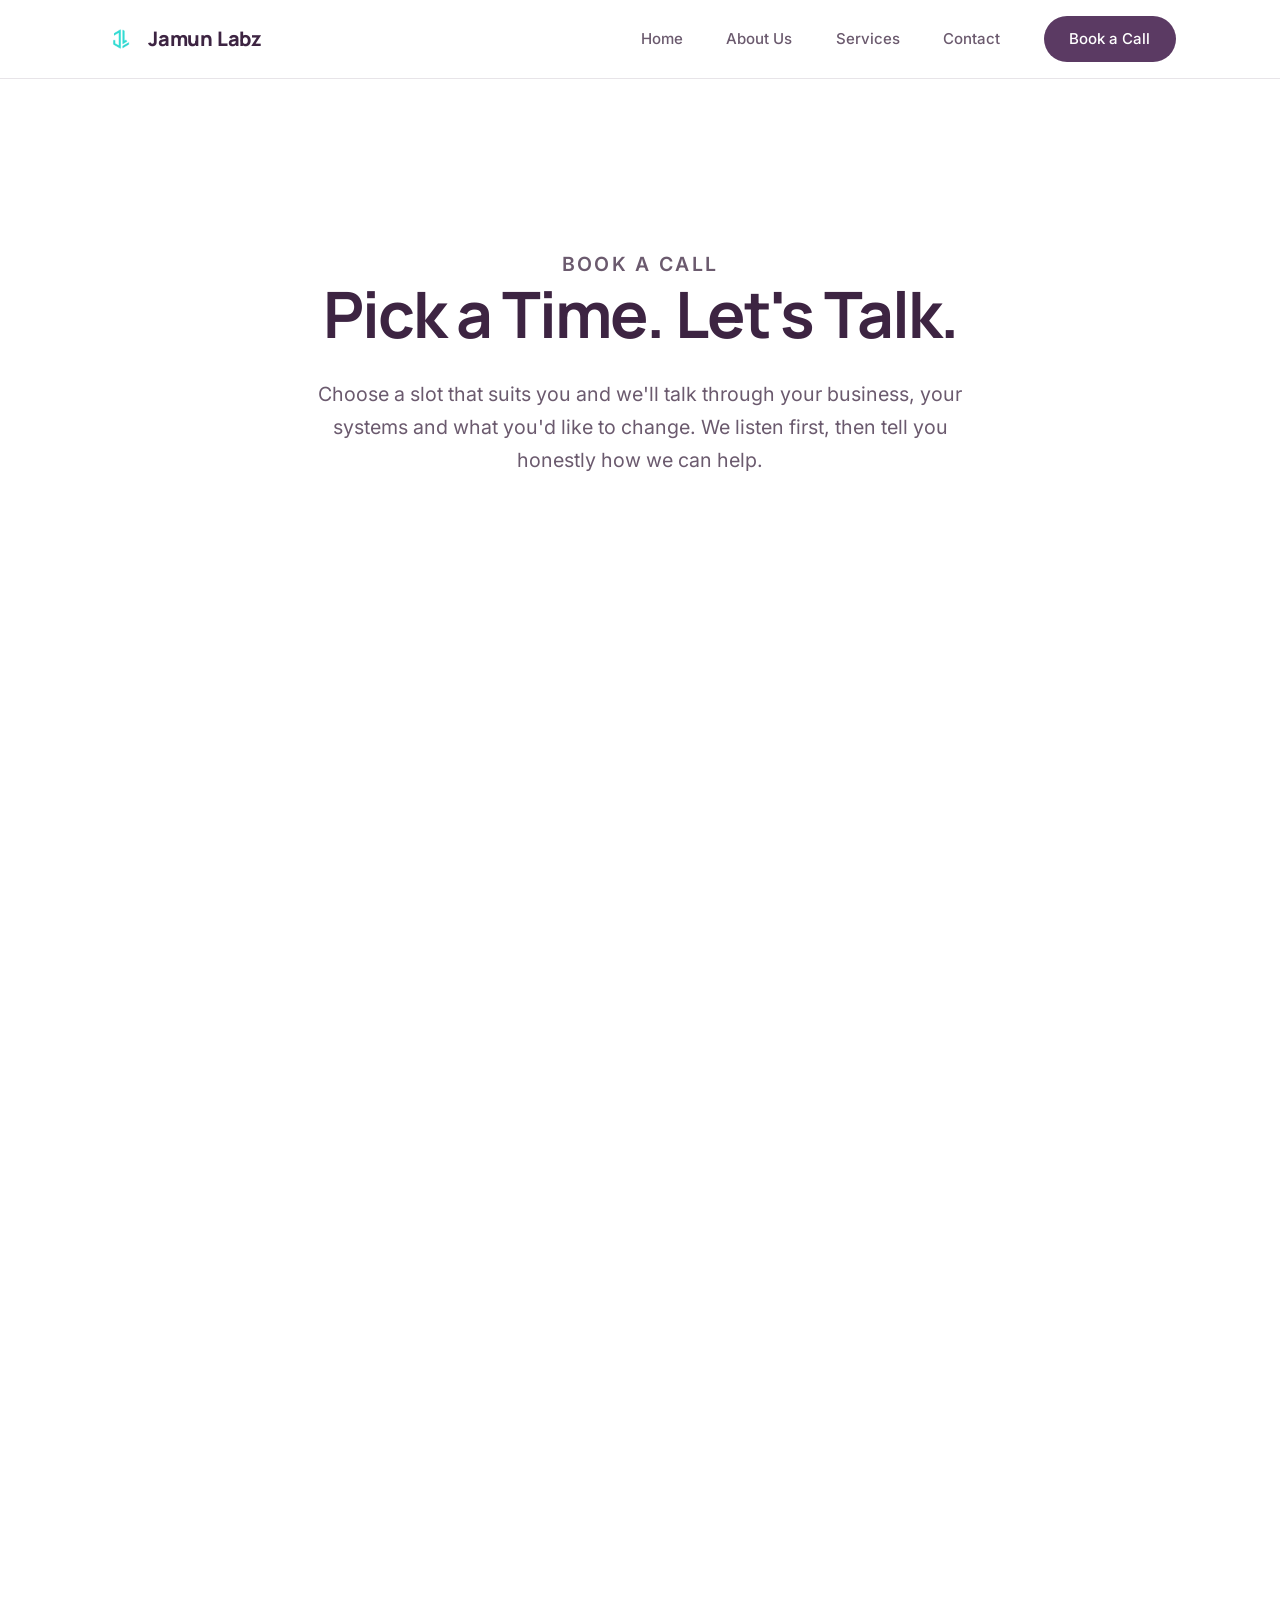
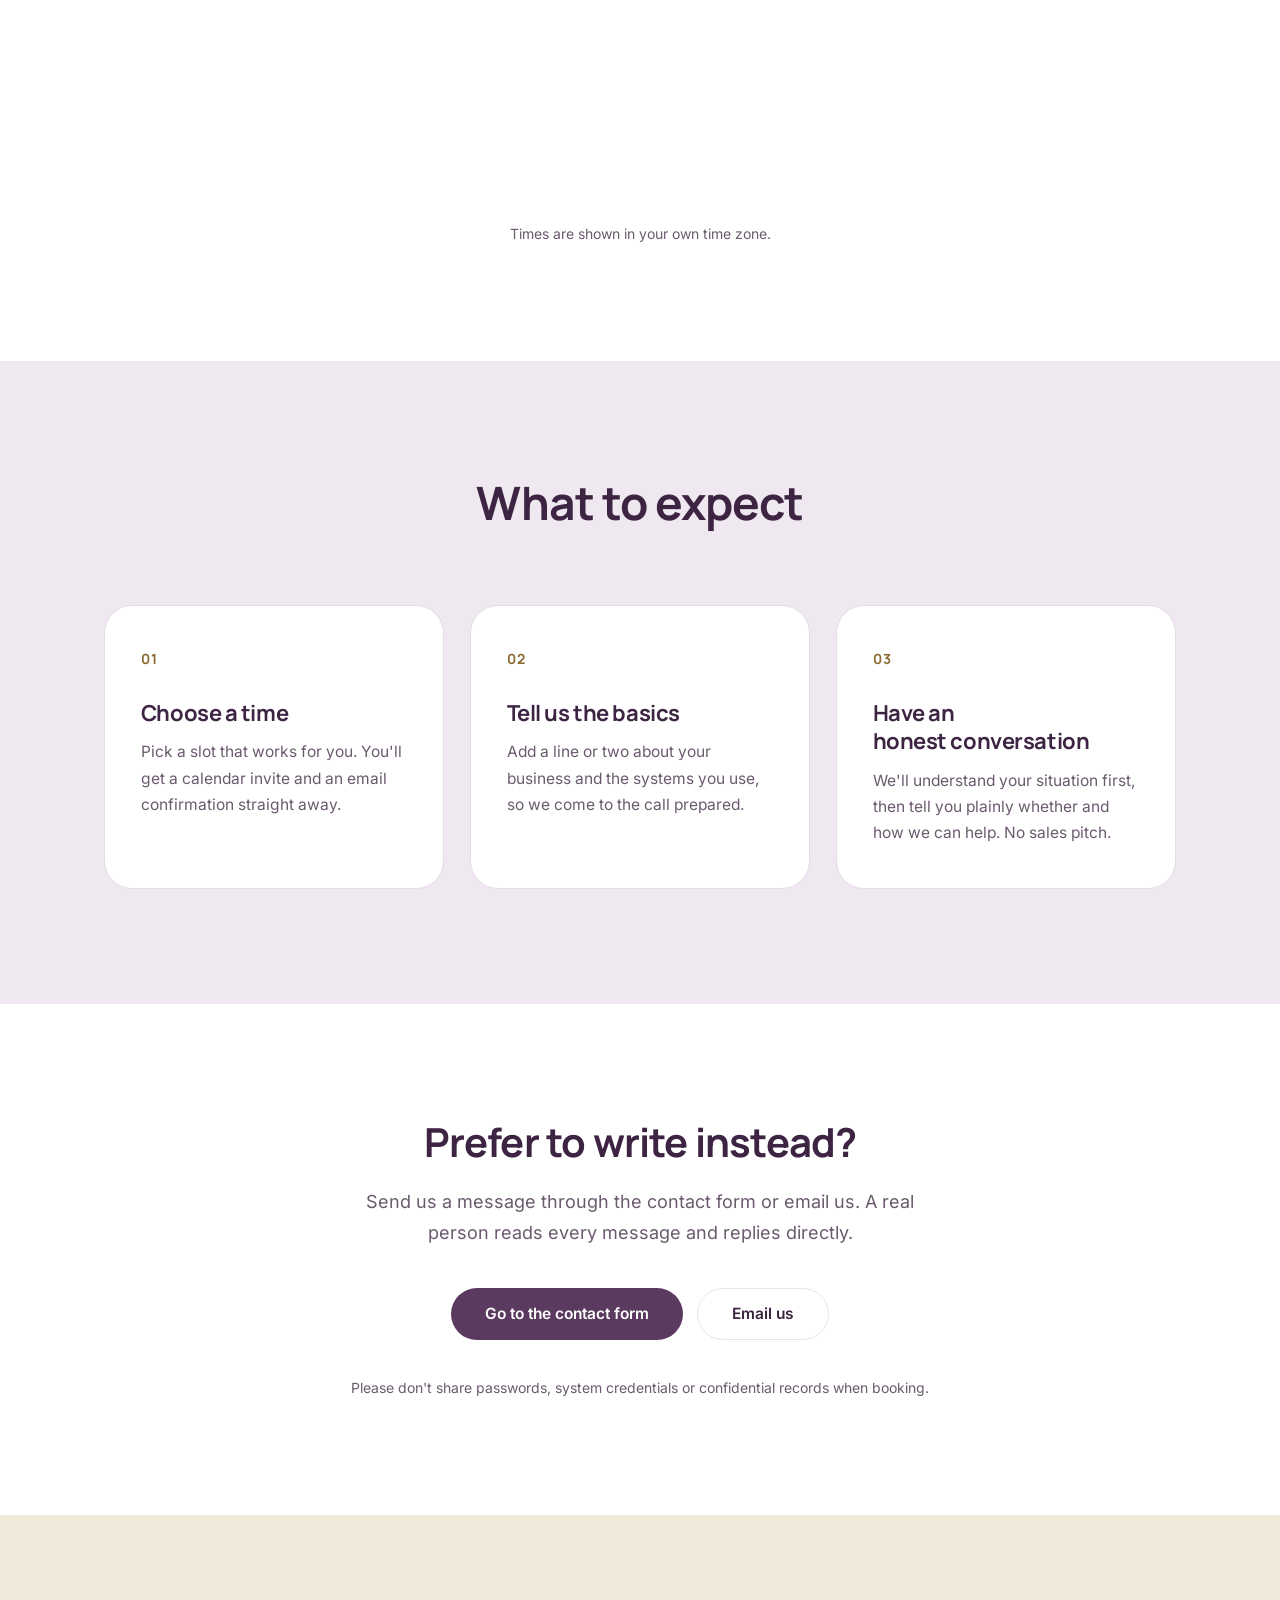
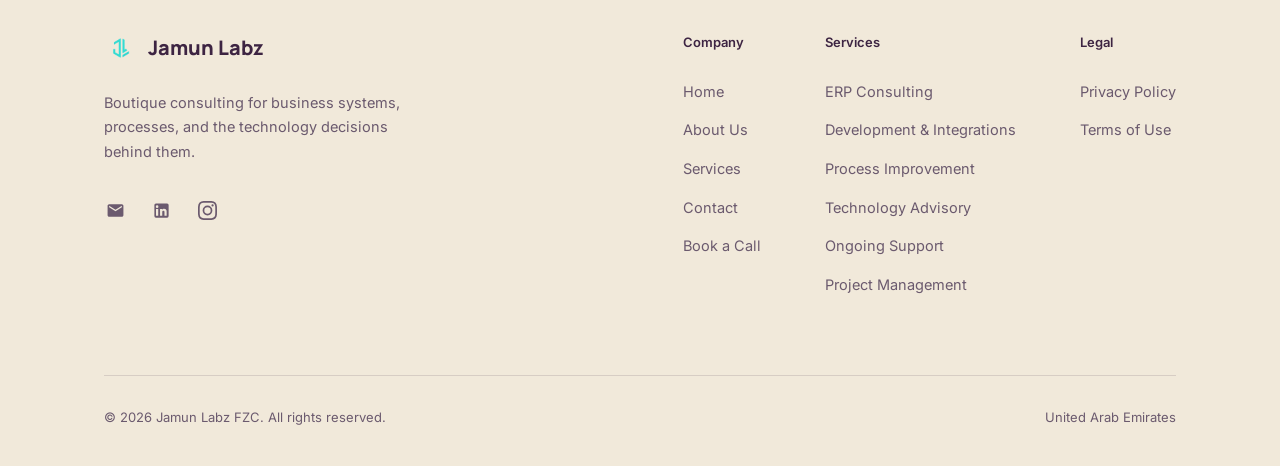
<file: book_a_call.html>
<!DOCTYPE html>
<html lang="en">
<head>
<meta charset="UTF-8">
<meta name="viewport" content="width=device-width, initial-scale=1.0, viewport-fit=cover">
<title>Book a Call | Jamun Labz — Business &amp; ERP Consulting</title>
<meta name="description" content="Book a call with Jamun Labz. Pick a time that suits you to talk through your business, ERP systems such as SAP or NetSuite, and the technology decisions ahead.">

<!-- SEO -->
<link rel="canonical" href="https://jamunlabz.com/book-a-call">
<meta name="robots" content="index, follow, max-image-preview:large">
<meta name="theme-color" content="#F7F4EE">
<meta property="og:type" content="website">
<meta property="og:site_name" content="Jamun Labz">
<meta property="og:title" content="Book a Call | Jamun Labz">
<meta property="og:description" content="Pick a time that suits you to talk through your business, your systems and what you'd like to change.">
<meta property="og:url" content="https://jamunlabz.com/book-a-call">
<meta property="og:locale" content="en_US">
<meta property="og:image" content="https://jamunlabz.com/og-image.png?v=3">
<meta property="og:image:type" content="image/png">
<meta property="og:image:width" content="1200">
<meta property="og:image:height" content="630">
<meta property="og:image:alt" content="Jamun Labz — ERP Consulting. Project Management.">
<meta name="twitter:card" content="summary_large_image">
<meta name="twitter:image" content="https://jamunlabz.com/og-image.png?v=3">
<meta name="twitter:title" content="Book a Call | Jamun Labz">
<meta name="twitter:description" content="Pick a time that suits you to talk through your business, your systems and what you'd like to change.">

<link rel="preload" href="fonts/manrope-v20-latin-700.woff2" as="font" type="font/woff2" crossorigin>
<link rel="preload" href="fonts/inter-v20-latin-regular.woff2" as="font" type="font/woff2" crossorigin>

<script type="application/ld+json">
{
  "@context": "https://schema.org",
  "@type": "WebPage",
  "url": "https://jamunlabz.com/book-a-call",
  "name": "Book a Call with Jamun Labz",
  "about": {
    "@type": "Organization",
    "@id": "https://jamunlabz.com/#organization",
    "name": "Jamun Labz",
    "legalName": "Jamun Labz FZC",
    "url": "https://jamunlabz.com/",
    "email": "media@jamunlabz.com"
  }
}
</script>

<link rel="stylesheet" href="styles.css">
<noscript><style>.reveal{opacity:1!important;transform:none!important}</style></noscript>

<link rel="icon" type="image/png" sizes="32x32" href="icons/logo_withoutBG_favicon_32x32.png">
<link rel="icon" type="image/png" sizes="48x48" href="icons/logo_withoutBG_favicon_48x48.png">
</head>
<body>

<a class="skip-link" href="#main">Skip to content</a>

<header class="site-header">
  <div class="wrap">
    <a href="./" class="brand" aria-label="Jamun Labz home">
      <img src="icons/logo_withoutBG_favicon_48x48.png" alt="" class="brand-mark" width="32" height="32">
      Jamun Labz
    </a>
    <nav class="nav-links" id="site-nav" aria-label="Main">
      <a href="./">Home</a>
      <a href="about.html">About Us</a>
      <a href="services.html">Services</a>
      <a href="contact.html">Contact</a>
      <a href="book_a_call.html" class="nav-cta active" aria-current="page">Book a Call</a>
    </nav>
    <button class="menu-toggle" aria-label="Open menu" aria-expanded="false" aria-controls="site-nav"><span></span></button>
  </div>
</header>

<main id="main">

  <section class="surface-paper page-header">
    <div class="wrap">
      <p class="eyebrow reveal"><span>Book a Call</span></p>
      <h1 class="reveal">Pick a Time. Let's Talk.</h1>
      <p class="reveal">Choose a slot that suits you and we'll talk through your business, your systems and what you'd like to change. We listen first, then tell you honestly how we can help.</p>
    </div>
  </section>

  <section class="surface-paper section-tight pt-0">
    <div class="wrap">
      <div class="booking reveal">
        <!-- Calendly inline widget begin -->
        <div class="calendly-inline-widget"
          data-url="https://calendly.com/media-jamunlabz/consultation?hide_gdpr_banner=1&background_color=fffef7&text_color=3d2442&primary_color=5a3a5e"
          style="min-width:320px; height:1250px;">
        </div>
        <script type="text/javascript" src="https://assets.calendly.com/assets/external/widget.js" async></script>
        <!-- Calendly inline widget end -->

        <p class="booking-tz">Times are shown in your own time zone.</p>
      </div>
    </div>
  </section>

  <section class="surface-ink section-tight">
    <div class="wrap">
      <div class="section-head center reveal">
        <h2>What to expect</h2>
      </div>
      <ol class="booking-steps">
        <li class="booking-step reveal">
          <span class="booking-step-num" aria-hidden="true">01</span>
          <h3>Choose a time</h3>
          <p>Pick a slot that works for you. You'll get a calendar invite and an email confirmation straight away.</p>
        </li>
        <li class="booking-step reveal">
          <span class="booking-step-num" aria-hidden="true">02</span>
          <h3>Tell us the basics</h3>
          <p>Add a line or two about your business and the systems you use, so we come to the call prepared.</p>
        </li>
        <li class="booking-step reveal">
          <span class="booking-step-num" aria-hidden="true">03</span>
          <h3>Have an honest conversation</h3>
          <p>We'll understand your situation first, then tell you plainly whether and how we can help. No sales pitch.</p>
        </li>
      </ol>
    </div>
  </section>

  <section class="surface-paper section-tight">
    <div class="wrap">
      <div class="booking-alt reveal">
        <h2>Prefer to write instead?</h2>
        <p>Send us a message through the contact form or email us. A real person reads every message and replies directly.</p>
        <div class="booking-actions">
          <a href="contact.html" class="btn btn-primary">Go to the contact form</a>
          <a href="mailto:media@jamunlabz.com" class="btn btn-ghost" data-copy-email="media@jamunlabz.com">Email us</a>
        </div>
        <p class="booking-note">Please don't share passwords, system credentials or confidential records when booking.</p>
      </div>
    </div>
  </section>

</main>

<footer class="site-footer">
  <div class="wrap">
    <div class="footer-top">
      <div>
        <a href="./" class="footer-brand">
          <img src="icons/logo_withoutBG_favicon_48x48.png" alt="" class="brand-mark" width="32" height="32">
          Jamun Labz
        </a>
        <p class="footer-tag">Boutique consulting for business systems, processes, and the technology decisions behind them.</p>
        <div class="social-links">
          <!-- Links still set to "#" are placeholders: replace "#" with the real profile URL. Until then they do nothing when clicked. -->
          <a data-copy-email="media@jamunlabz.com" href="mailto:media@jamunlabz.com" aria-label="Email Jamun Labz">
            <svg viewBox="0 0 24 24" aria-hidden="true"><path d="M20 4H4c-1.1 0-2 .9-2 2v12c0 1.1.9 2 2 2h16c1.1 0 2-.9 2-2V6c0-1.1-.9-2-2-2zm0 4-8 5-8-5V6l8 5 8-5v2z"/></svg>
          </a>
          <a href="https://www.linkedin.com/company/jamun-labz/" target="_blank" rel="noopener noreferrer" aria-label="Jamun Labz on LinkedIn">
            <svg viewBox="0 0 24 24" aria-hidden="true"><path d="M19 3a2 2 0 0 1 2 2v14a2 2 0 0 1-2 2H5a2 2 0 0 1-2-2V5a2 2 0 0 1 2-2h14m-.5 15.5v-5.3a3.26 3.26 0 0 0-3.26-3.26c-.85 0-1.84.52-2.28 1.3v-1.11h-2.79v8.37h2.79v-4.93c0-.77.62-1.4 1.39-1.4a1.4 1.4 0 0 1 1.4 1.4v4.93h2.75M6.46 8.76a1.64 1.64 0 1 0 0-3.28 1.64 1.64 0 0 0 0 3.28m1.4 9.74v-8.37H5.06v8.37h2.8z"/></svg>
          </a>
          <a href="https://www.instagram.com/jamunlabz/" target="_blank" rel="noopener noreferrer" aria-label="Jamun Labz on Instagram">
            <svg viewBox="0 0 24 24" aria-hidden="true"><path d="M12 2.163c3.204 0 3.584.012 4.85.07 3.252.148 4.771 1.691 4.919 4.919.058 1.265.069 1.645.069 4.849 0 3.205-.012 3.584-.069 4.849-.149 3.225-1.664 4.771-4.919 4.919-1.266.058-1.644.07-4.85.07-3.204 0-3.584-.012-4.849-.07-3.26-.149-4.771-1.699-4.919-4.92-.058-1.265-.07-1.644-.07-4.849 0-3.204.013-3.583.07-4.849.149-3.227 1.664-4.771 4.919-4.919 1.266-.057 1.645-.069 4.849-.069zm0-2.163c-3.259 0-3.667.014-4.947.072-4.358.2-6.78 2.618-6.98 6.98-.059 1.281-.073 1.689-.073 4.948 0 3.259.014 3.668.072 4.948.2 4.358 2.618 6.78 6.98 6.98 1.281.058 1.689.072 4.948.072 3.259 0 3.668-.014 4.948-.072 4.354-.2 6.782-2.618 6.979-6.98.059-1.28.073-1.689.073-4.948 0-3.259-.014-3.667-.072-4.947-.196-4.354-2.617-6.78-6.979-6.98-1.281-.059-1.69-.073-4.949-.073zm0 5.838a6.162 6.162 0 1 0 0 12.324 6.162 6.162 0 0 0 0-12.324zm0 10.162a3.999 3.999 0 1 1 0-7.998 3.999 3.999 0 0 1 0 7.998zm6.406-11.845a1.44 1.44 0 1 0 0 2.881 1.44 1.44 0 0 0 0-2.881z"/></svg>
          </a>
        </div>
      </div>
      <div class="footer-cols">
        <div class="footer-col">
          <h2>Company</h2>
          <a href="./">Home</a>
          <a href="about.html">About Us</a>
          <a href="services.html">Services</a>
          <a href="contact.html">Contact</a>
          <a href="book_a_call.html">Book a Call</a>
        </div>
        <div class="footer-col">
          <h2>Services</h2>
          <a href="services.html#erp-consulting">ERP Consulting</a>
          <a href="services.html#development-integrations">Development &amp; Integrations</a>
          <a href="services.html#process-improvement">Process Improvement</a>
          <a href="services.html#technology-advisory">Technology Advisory</a>
          <a href="services.html#ongoing-support">Ongoing Support</a>
          <a href="services.html#project-management">Project Management</a>
        </div>
        <div class="footer-col">
          <h2>Legal</h2>
          <a href="privacy.html">Privacy Policy</a>
          <a href="terms.html">Terms of Use</a>
        </div>
      </div>
    </div>
    <div class="footer-bottom">
      <span>&copy; 2026 Jamun Labz FZC. All rights reserved.</span>
      <span>United Arab Emirates</span>
    </div>
  </div>
</footer>

<script src="script.js"></script>
</body>
</html>
</file>
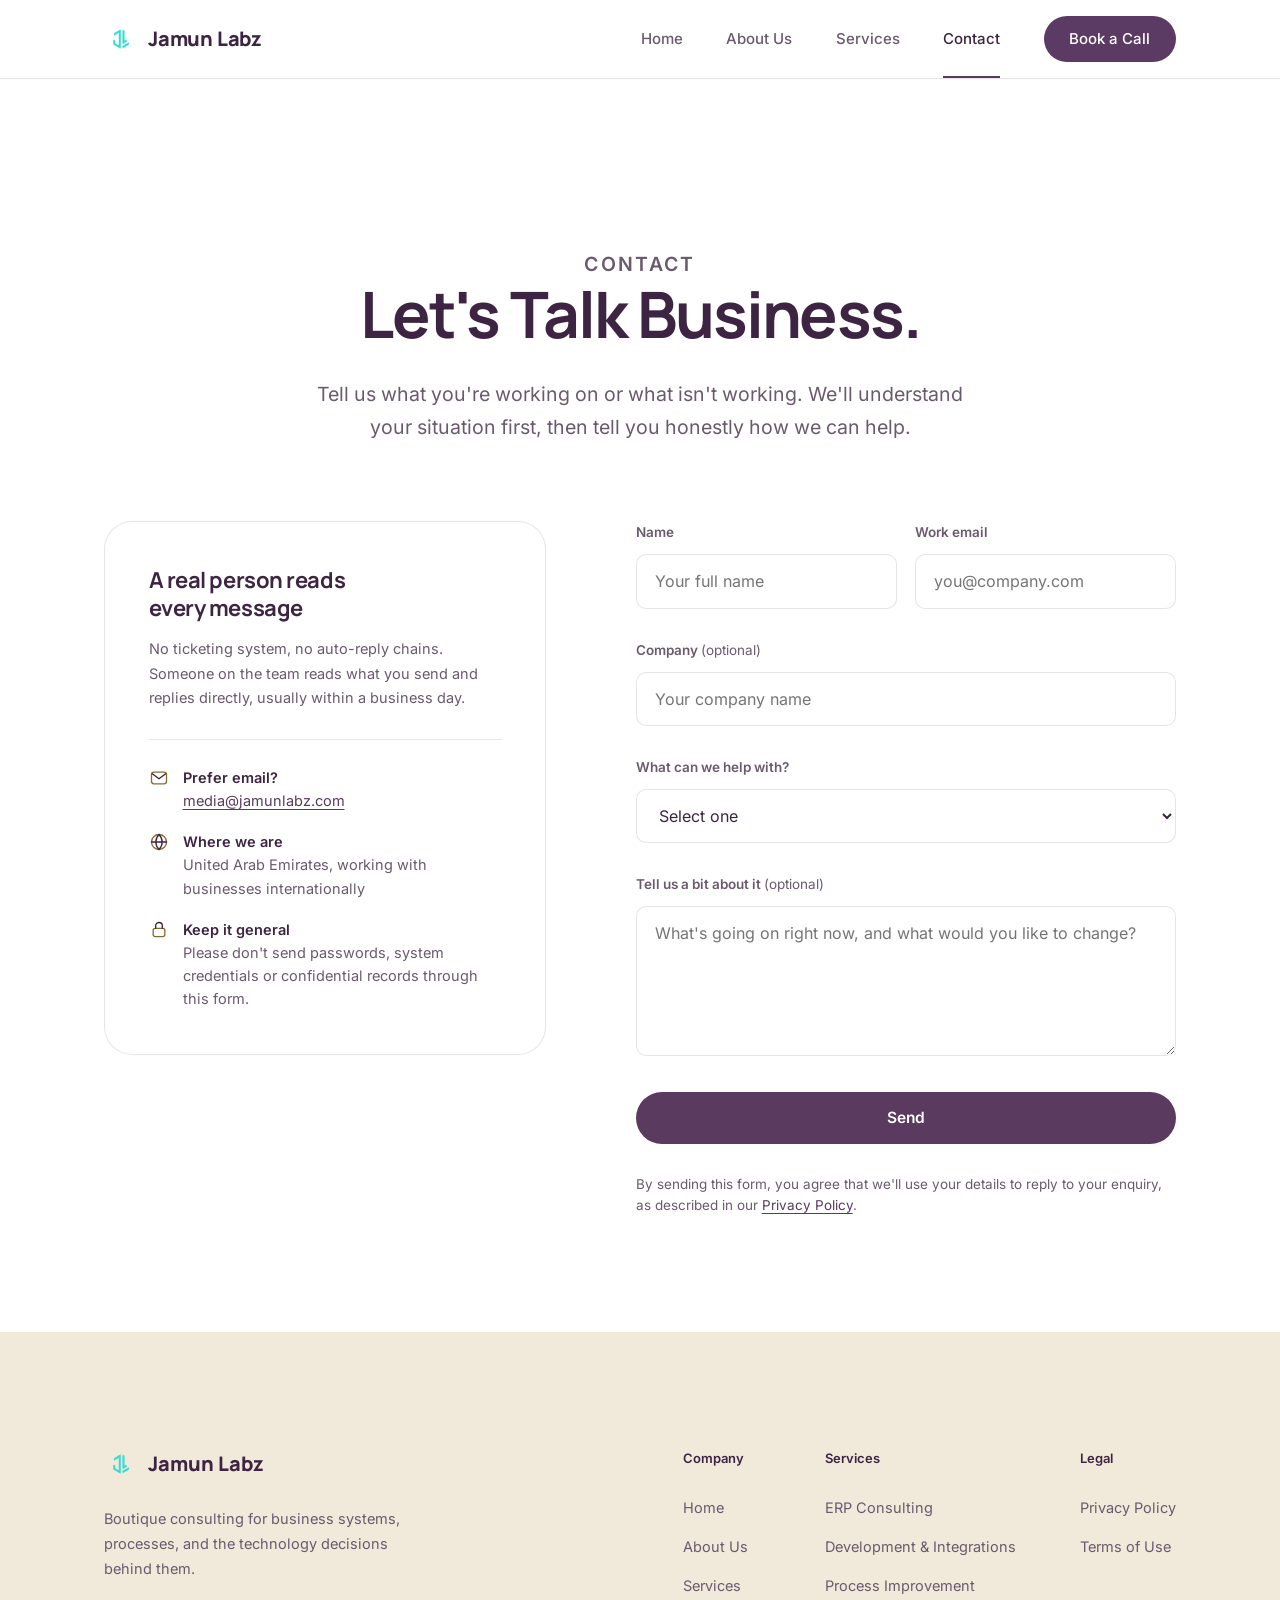
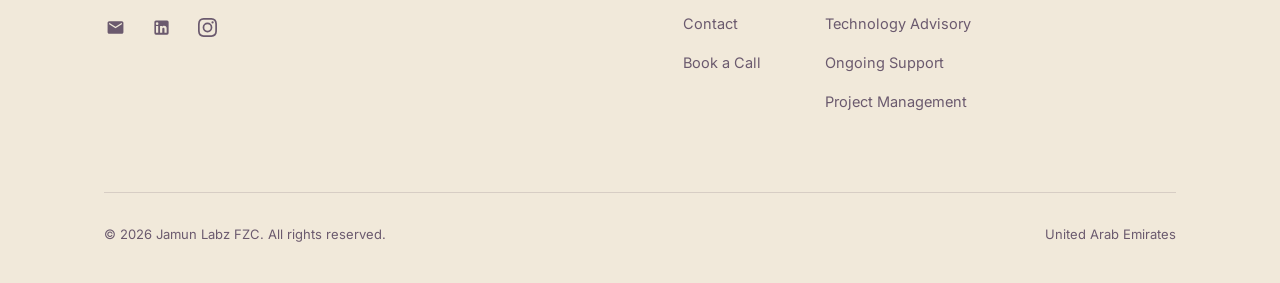
<file: contact.html>
<!DOCTYPE html>
<html lang="en">
<head>
<meta charset="UTF-8">
<meta name="viewport" content="width=device-width, initial-scale=1.0, viewport-fit=cover">
<title>Contact Jamun Labz | Talk to a Business &amp; ERP Consultant</title>
<meta name="description" content="Tell Jamun Labz about your business challenge, ERP system or technology decision. A real person reads every message and replies directly.">

<!-- SEO -->
<link rel="canonical" href="https://jamunlabz.com/contact">
<meta name="robots" content="index, follow, max-image-preview:large">
<meta name="theme-color" content="#F7F4EE">
<meta property="og:type" content="website">
<meta property="og:site_name" content="Jamun Labz">
<meta property="og:title" content="Contact Jamun Labz | Let's Talk Business">
<meta property="og:description" content="Tell us about your business challenge, ERP system or technology decision. A real person reads every message.">
<meta property="og:url" content="https://jamunlabz.com/contact">
<meta property="og:locale" content="en_US">
<meta property="og:image" content="https://jamunlabz.com/og-image.png?v=3">
<meta property="og:image:type" content="image/png">
<meta property="og:image:width" content="1200">
<meta property="og:image:height" content="630">
<meta property="og:image:alt" content="Jamun Labz — ERP Consulting. Project Management.">
<meta name="twitter:card" content="summary_large_image">
<meta name="twitter:image" content="https://jamunlabz.com/og-image.png?v=3">
<meta name="twitter:title" content="Contact Jamun Labz | Let's Talk Business">
<meta name="twitter:description" content="Tell us about your business challenge, ERP system or technology decision. A real person reads every message.">

<link rel="preload" href="fonts/manrope-v20-latin-700.woff2" as="font" type="font/woff2" crossorigin>
<link rel="preload" href="fonts/inter-v20-latin-regular.woff2" as="font" type="font/woff2" crossorigin>

<script type="application/ld+json">
{
  "@context": "https://schema.org",
  "@type": "ContactPage",
  "url": "https://jamunlabz.com/contact",
  "name": "Contact Jamun Labz",
  "about": {
    "@type": "Organization",
    "@id": "https://jamunlabz.com/#organization",
    "name": "Jamun Labz",
    "legalName": "Jamun Labz FZC",
    "url": "https://jamunlabz.com/",
    "email": "media@jamunlabz.com",
    "contactPoint": {
      "@type": "ContactPoint",
      "contactType": "sales",
      "email": "media@jamunlabz.com",
      "availableLanguage": ["English"]
    }
  }
}
</script>

<link rel="stylesheet" href="styles.css">
<noscript><style>.reveal{opacity:1!important;transform:none!important}</style></noscript>

<link rel="icon" type="image/png" sizes="32x32" href="icons/logo_withoutBG_favicon_32x32.png">
<link rel="icon" type="image/png" sizes="48x48" href="icons/logo_withoutBG_favicon_48x48.png">

<style>
  /* Page-only: contact note extras and form footnote */
  .contact-note h2{ font-size: clamp(19px, 1.8vw, 22px); line-height: 1.3; margin-bottom: 14px; }
  .contact-note p + p{ margin-top: 14px; }
  .contact-note-list{ list-style: none; margin: 28px 0 0; padding: 26px 0 0; border-top: 1px solid var(--line-on-paper); display: grid; gap: 18px; }
  .contact-note-list li{ display: flex; gap: 14px; align-items: flex-start; font-size: 14.5px; line-height: 1.6; color: var(--text-ink-soft); }
  .contact-note-list svg{ width: 20px; height: 20px; flex: none; margin-top: 2px; }
  .contact-note-list strong{ display: block; color: var(--text-ink); font-weight: 600; }
  .contact-note a{ color: var(--ink); text-decoration: underline; text-underline-offset: 3px; overflow-wrap: anywhere; }
  .form-note{ font-size: 13.5px; line-height: 1.6; color: var(--text-ink-soft); }
  .form-note a{ color: var(--ink); text-decoration: underline; text-underline-offset: 3px; }
  .field .optional{ font-weight: 400; color: var(--text-ink-soft); }
</style>
</head>
<body>

<a class="skip-link" href="#main">Skip to content</a>

<header class="site-header">
  <div class="wrap">
    <a href="./" class="brand" aria-label="Jamun Labz home">
      <img src="icons/logo_withoutBG_favicon_48x48.png" alt="" class="brand-mark" width="32" height="32">
      Jamun Labz
    </a>
    <nav class="nav-links" id="site-nav" aria-label="Main">
      <a href="./">Home</a>
      <a href="about.html">About Us</a>
      <a href="services.html">Services</a>
      <a href="contact.html" class="active" aria-current="page">Contact</a>
      <a href="book_a_call.html" class="nav-cta">Book a Call</a>
    </nav>
    <button class="menu-toggle" aria-label="Open menu" aria-expanded="false" aria-controls="site-nav"><span></span></button>
  </div>
</header>

<main id="main">

  <section class="surface-paper page-header">
    <div class="wrap">
      <p class="eyebrow reveal"><span>Contact</span></p>
      <h1 class="reveal">Let's Talk Business.</h1>
      <p class="reveal">Tell us what you're working on or what isn't working. We'll understand your situation first, then tell you honestly how we can help.</p>
    </div>
  </section>

  <section class="surface-paper section-tight pt-0">
    <div class="wrap">
      <div class="contact-layout">

        <aside class="contact-note reveal">
          <h2>A real person reads every message</h2>
          <p>No ticketing system, no auto-reply chains. Someone on the team reads what you send and replies directly, usually within a business day.</p>
          <ul class="contact-note-list">
            <li>
              <svg class="ico" viewBox="0 0 24 24" aria-hidden="true"><rect class="a" x="3" y="5" width="18" height="14" rx="3"/><path class="b" d="M4 7l8 6 8-6"/></svg>
              <span><strong>Prefer email?</strong><a href="mailto:media@jamunlabz.com">media@jamunlabz.com</a></span>
            </li>
            <li>
              <svg class="ico" viewBox="0 0 24 24" aria-hidden="true"><circle class="a" cx="12" cy="12" r="9"/><path class="b" d="M3 12h18M12 3c2.5 2.6 3.8 5.6 3.8 9s-1.3 6.4-3.8 9c-2.5-2.6-3.8-5.6-3.8-9S9.5 5.6 12 3z"/></svg>
              <span><strong>Where we are</strong>United Arab Emirates, working with businesses internationally</span>
            </li>
            <li>
              <svg class="ico" viewBox="0 0 24 24" aria-hidden="true"><rect class="a" x="5" y="10" width="14" height="10" rx="2.5"/><path class="b" d="M8 10V7a4 4 0 0 1 8 0v3"/></svg>
              <span><strong>Keep it general</strong>Please don't send passwords, system credentials or confidential records through this form.</span>
            </li>
          </ul>
        </aside>

        <!-- Working contact form (Web3Forms). The inline gap is widened from styles.css. -->
        <form class="contact-form reveal" id="contactForm" style="display:grid; gap:20px;">
          <input type="hidden" name="access_key" value="651cb3ab-d5be-485a-83ed-fef84a2af50c">
          <input type="checkbox" name="botcheck" style="display:none" tabindex="-1" autocomplete="off">

          <div class="field-row">
            <div class="field">
              <label for="name">Name</label>
              <input id="name" name="name" type="text" placeholder="Your full name" autocomplete="name" required>
            </div>
            <div class="field">
              <label for="email">Work email</label>
              <input id="email" name="email" type="email" placeholder="you@company.com" autocomplete="email" inputmode="email" required>
            </div>
          </div>
          <div class="field">
            <label for="company">Company <span class="optional">(optional)</span></label>
            <input id="company" name="company" type="text" placeholder="Your company name" autocomplete="organization">
          </div>
          <div class="field">
            <label for="service">What can we help with?</label>
            <select id="service" name="service" required>
              <option value="" disabled selected>Select one</option>
              <option>Business Systems &amp; ERP Consulting</option>
              <option>Enterprise Development &amp; Integrations</option>
              <option>Business Process Improvement</option>
              <option>Technology Assessment &amp; Advisory</option>
              <option>Ongoing Consulting &amp; Systems Support</option>
              <option>Project Management &amp; Delivery Oversight</option>
              <option>Not sure yet</option>
            </select>
          </div>
          <div class="field">
            <label for="comment">Tell us a bit about it <span class="optional">(optional)</span></label>
            <textarea id="comment" name="comment" rows="5" placeholder="What's going on right now, and what would you like to change?"></textarea>
          </div>
          <button type="submit" class="btn btn-primary">Send</button>

          <p class="form-note">By sending this form, you agree that we'll use your details to reply to your enquiry, as described in our <a href="privacy.html">Privacy Policy</a>.</p>
          <p class="form-status" data-contact-status role="status">Thanks, we've received your message and will get back to you shortly.</p>
          <p class="form-error" data-contact-error role="alert"></p>
        </form>
      </div>
    </div>
  </section>

</main>

<footer class="site-footer">
  <div class="wrap">
    <div class="footer-top">
      <div>
        <a href="./" class="footer-brand">
          <img src="icons/logo_withoutBG_favicon_48x48.png" alt="" class="brand-mark" width="32" height="32">
          Jamun Labz
        </a>
        <p class="footer-tag">Boutique consulting for business systems, processes, and the technology decisions behind them.</p>
        <div class="social-links">
          
          <a data-copy-email="media@jamunlabz.com" href="mailto:media@jamunlabz.com" aria-label="Email Jamun Labz">
            <svg viewBox="0 0 24 24" aria-hidden="true"><path d="M20 4H4c-1.1 0-2 .9-2 2v12c0 1.1.9 2 2 2h16c1.1 0 2-.9 2-2V6c0-1.1-.9-2-2-2zm0 4-8 5-8-5V6l8 5 8-5v2z"/></svg>
          </a>
          <a href="https://www.linkedin.com/company/jamun-labz/" target="_blank" rel="noopener noreferrer" aria-label="Jamun Labz on LinkedIn">
            <svg viewBox="0 0 24 24" aria-hidden="true"><path d="M19 3a2 2 0 0 1 2 2v14a2 2 0 0 1-2 2H5a2 2 0 0 1-2-2V5a2 2 0 0 1 2-2h14m-.5 15.5v-5.3a3.26 3.26 0 0 0-3.26-3.26c-.85 0-1.84.52-2.28 1.3v-1.11h-2.79v8.37h2.79v-4.93c0-.77.62-1.4 1.39-1.4a1.4 1.4 0 0 1 1.4 1.4v4.93h2.75M6.46 8.76a1.64 1.64 0 1 0 0-3.28 1.64 1.64 0 0 0 0 3.28m1.4 9.74v-8.37H5.06v8.37h2.8z"/></svg>
          </a>
          <a href="https://www.instagram.com/jamunlabz/" target="_blank" rel="noopener noreferrer" aria-label="Jamun Labz on Instagram">
            <svg viewBox="0 0 24 24" aria-hidden="true"><path d="M12 2.163c3.204 0 3.584.012 4.85.07 3.252.148 4.771 1.691 4.919 4.919.058 1.265.069 1.645.069 4.849 0 3.205-.012 3.584-.069 4.849-.149 3.225-1.664 4.771-4.919 4.919-1.266.058-1.644.07-4.85.07-3.204 0-3.584-.012-4.849-.07-3.26-.149-4.771-1.699-4.919-4.92-.058-1.265-.07-1.644-.07-4.849 0-3.204.013-3.583.07-4.849.149-3.227 1.664-4.771 4.919-4.919 1.266-.057 1.645-.069 4.849-.069zm0-2.163c-3.259 0-3.667.014-4.947.072-4.358.2-6.78 2.618-6.98 6.98-.059 1.281-.073 1.689-.073 4.948 0 3.259.014 3.668.072 4.948.2 4.358 2.618 6.78 6.98 6.98 1.281.058 1.689.072 4.948.072 3.259 0 3.668-.014 4.948-.072 4.354-.2 6.782-2.618 6.979-6.98.059-1.28.073-1.689.073-4.948 0-3.259-.014-3.667-.072-4.947-.196-4.354-2.617-6.78-6.979-6.98-1.281-.059-1.69-.073-4.949-.073zm0 5.838a6.162 6.162 0 1 0 0 12.324 6.162 6.162 0 0 0 0-12.324zm0 10.162a3.999 3.999 0 1 1 0-7.998 3.999 3.999 0 0 1 0 7.998zm6.406-11.845a1.44 1.44 0 1 0 0 2.881 1.44 1.44 0 0 0 0-2.881z"/></svg>
          </a>
        </div>
      </div>
      <div class="footer-cols">
        <div class="footer-col">
          <h2>Company</h2>
          <a href="./">Home</a>
          <a href="about.html">About Us</a>
          <a href="services.html">Services</a>
          <a href="contact.html">Contact</a>
          <a href="book_a_call.html">Book a Call</a>
        </div>
        <div class="footer-col">
          <h2>Services</h2>
          <a href="services.html#erp-consulting">ERP Consulting</a>
          <a href="services.html#development-integrations">Development &amp; Integrations</a>
          <a href="services.html#process-improvement">Process Improvement</a>
          <a href="services.html#technology-advisory">Technology Advisory</a>
          <a href="services.html#ongoing-support">Ongoing Support</a>
          <a href="services.html#project-management">Project Management</a>
        </div>
        <div class="footer-col">
          <h2>Legal</h2>
          <a href="privacy.html">Privacy Policy</a>
          <a href="terms.html">Terms of Use</a>
        </div>
      </div>
    </div>
    <div class="footer-bottom">
      <span>&copy; 2026 Jamun Labz FZC. All rights reserved.</span>
      <span>United Arab Emirates</span>
    </div>
  </div>
</footer>

<script src="script.js"></script>
</body>
</html>
</file>
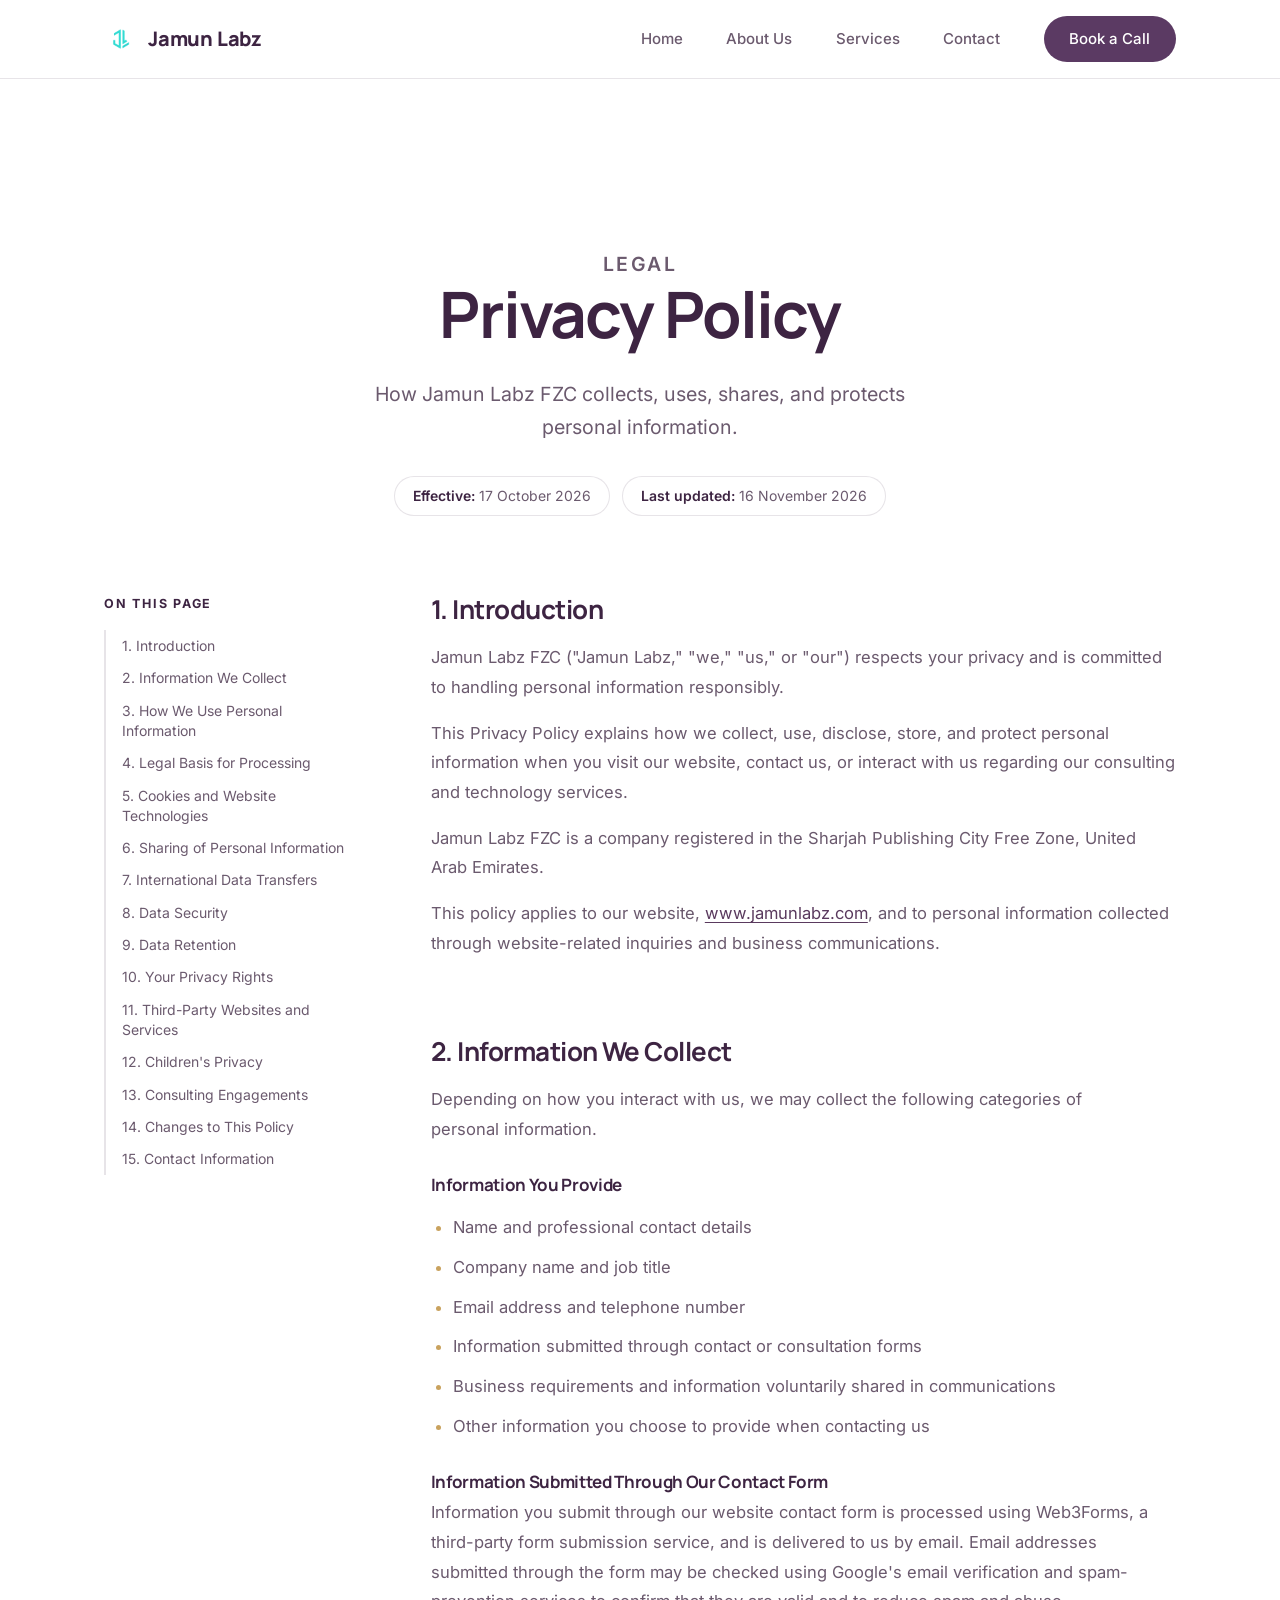
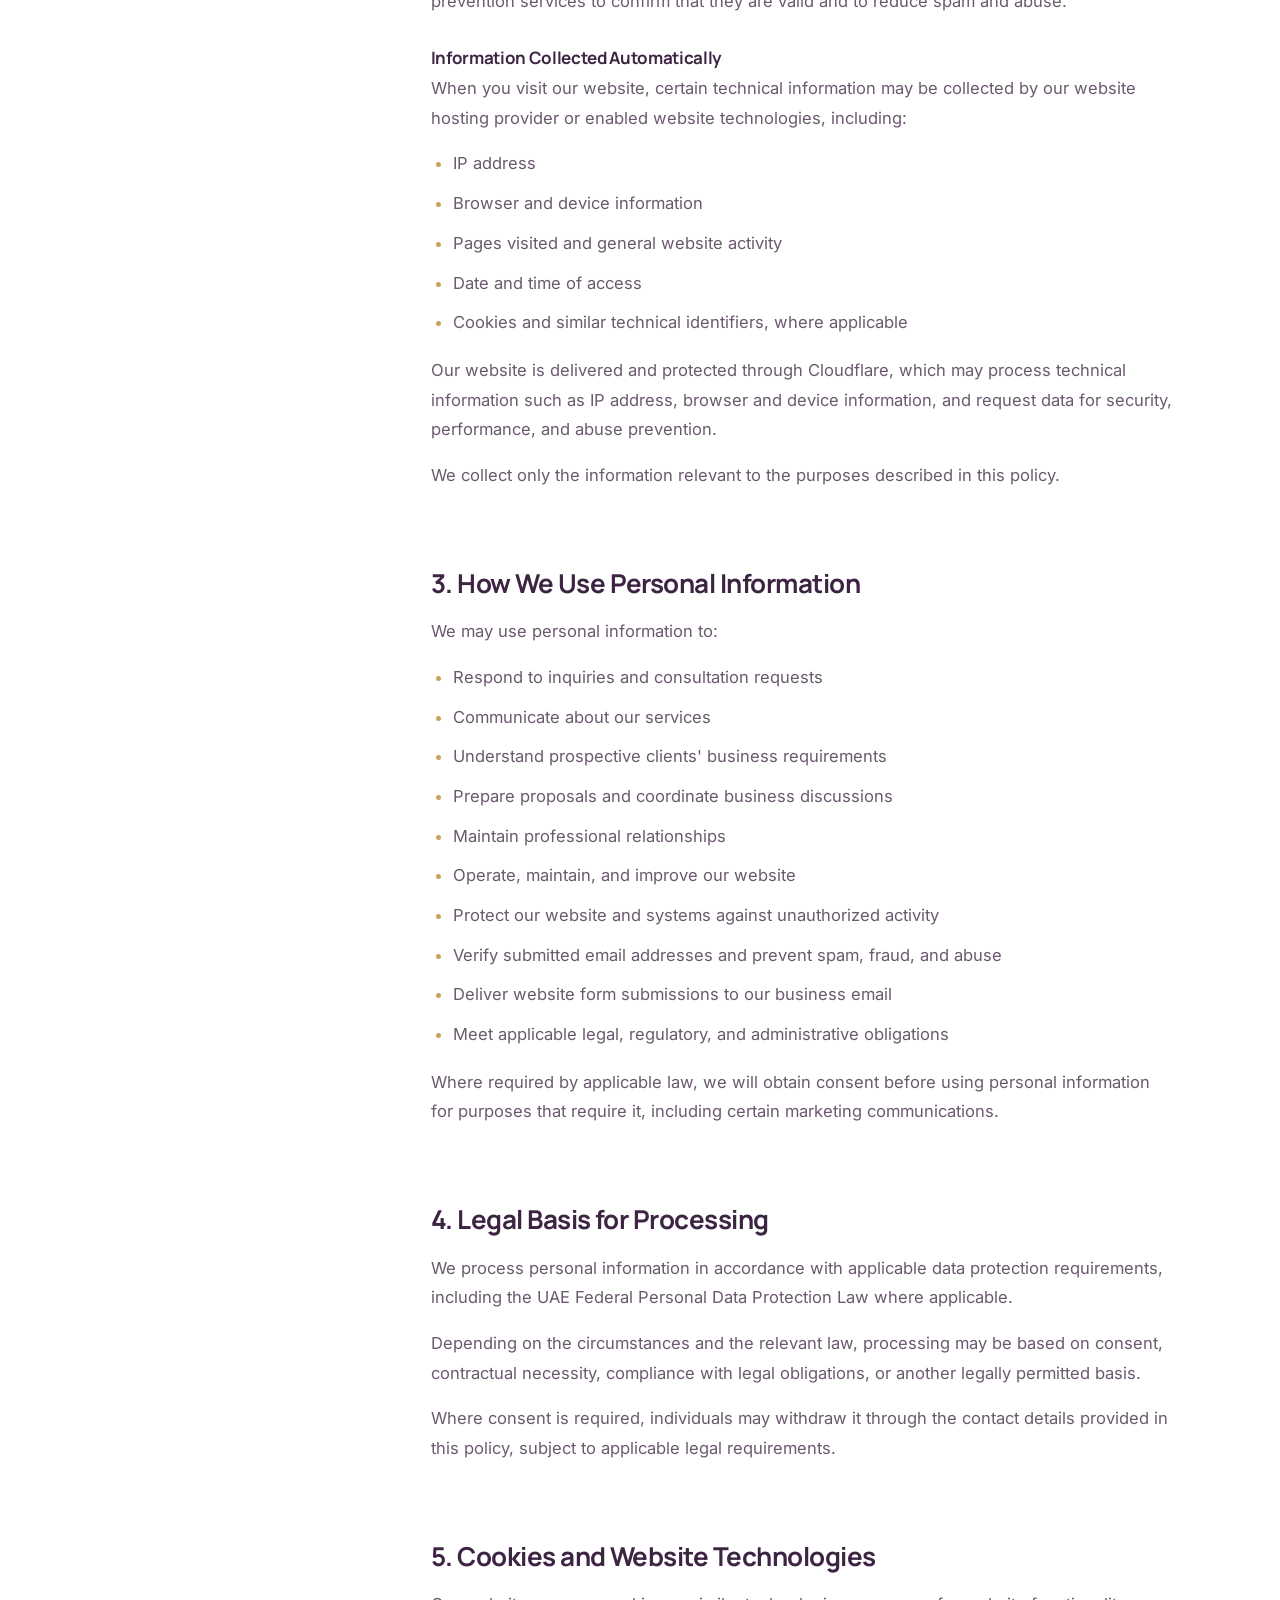
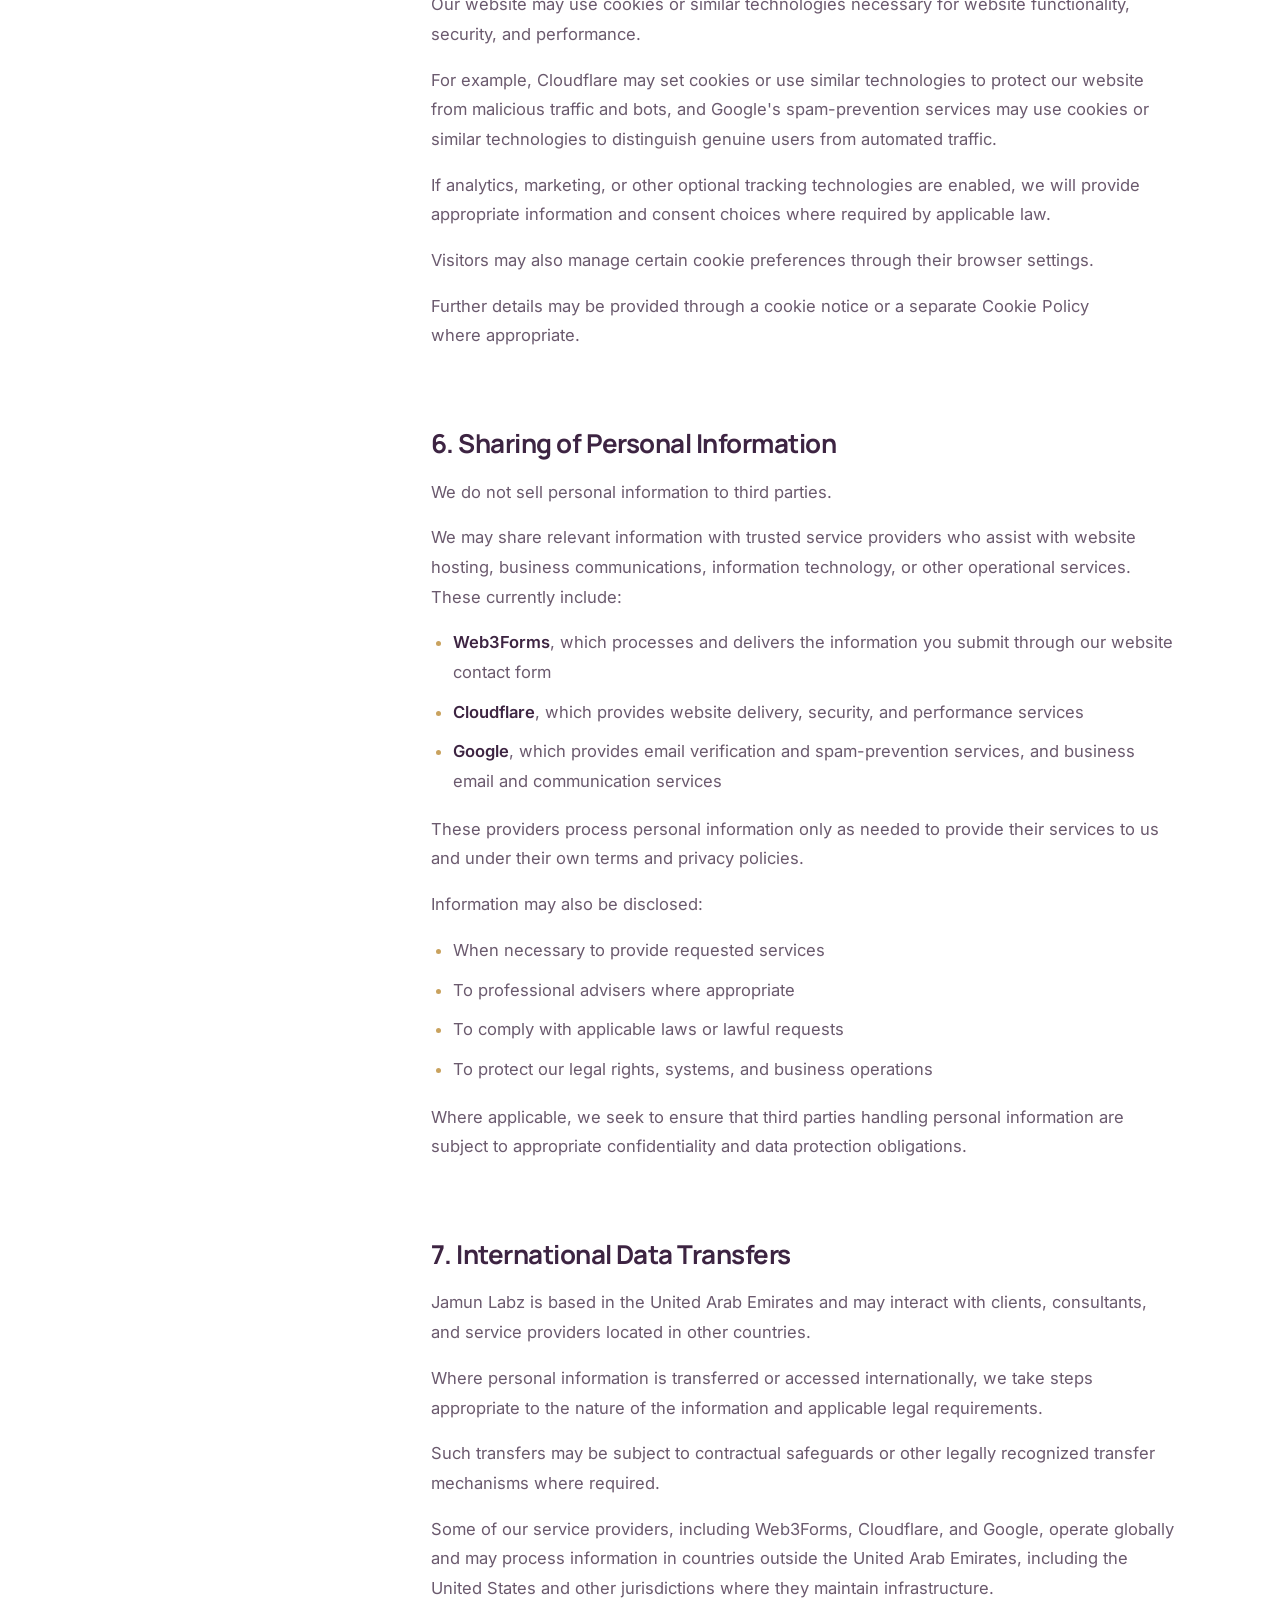
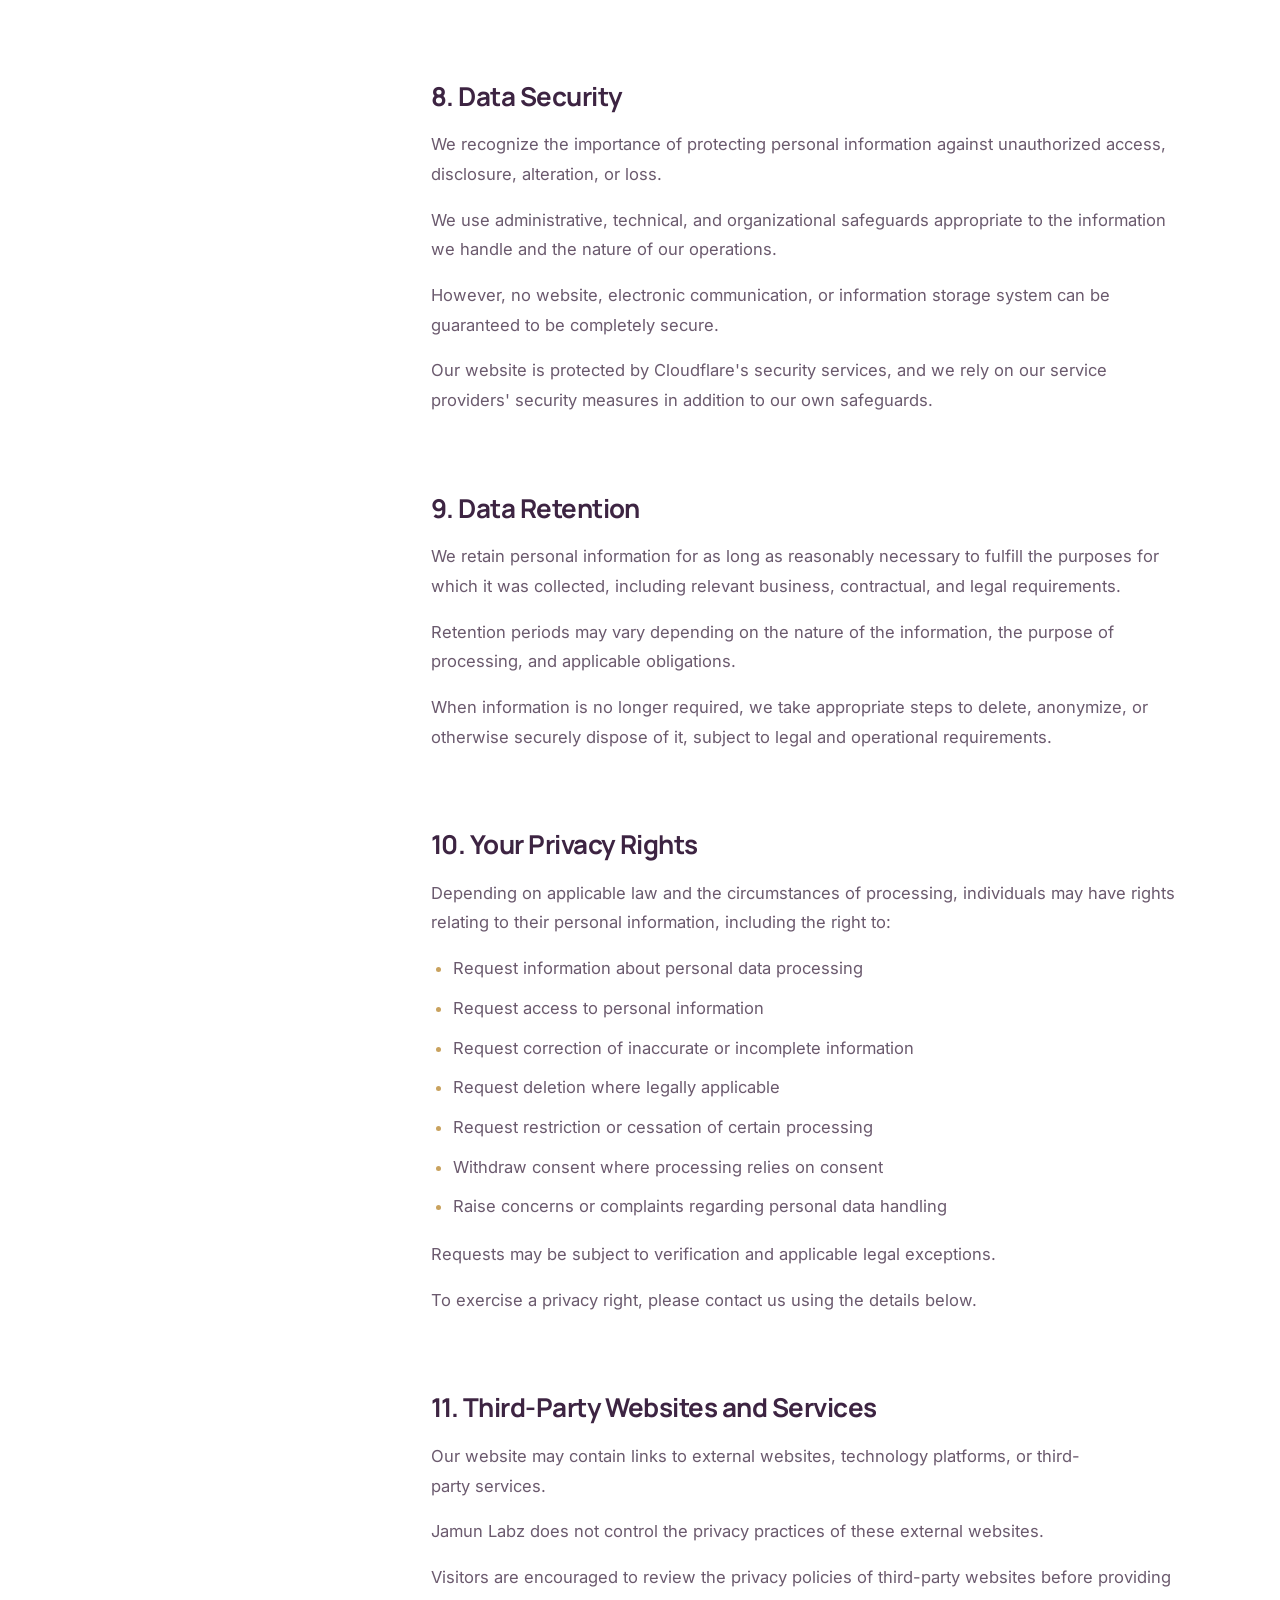
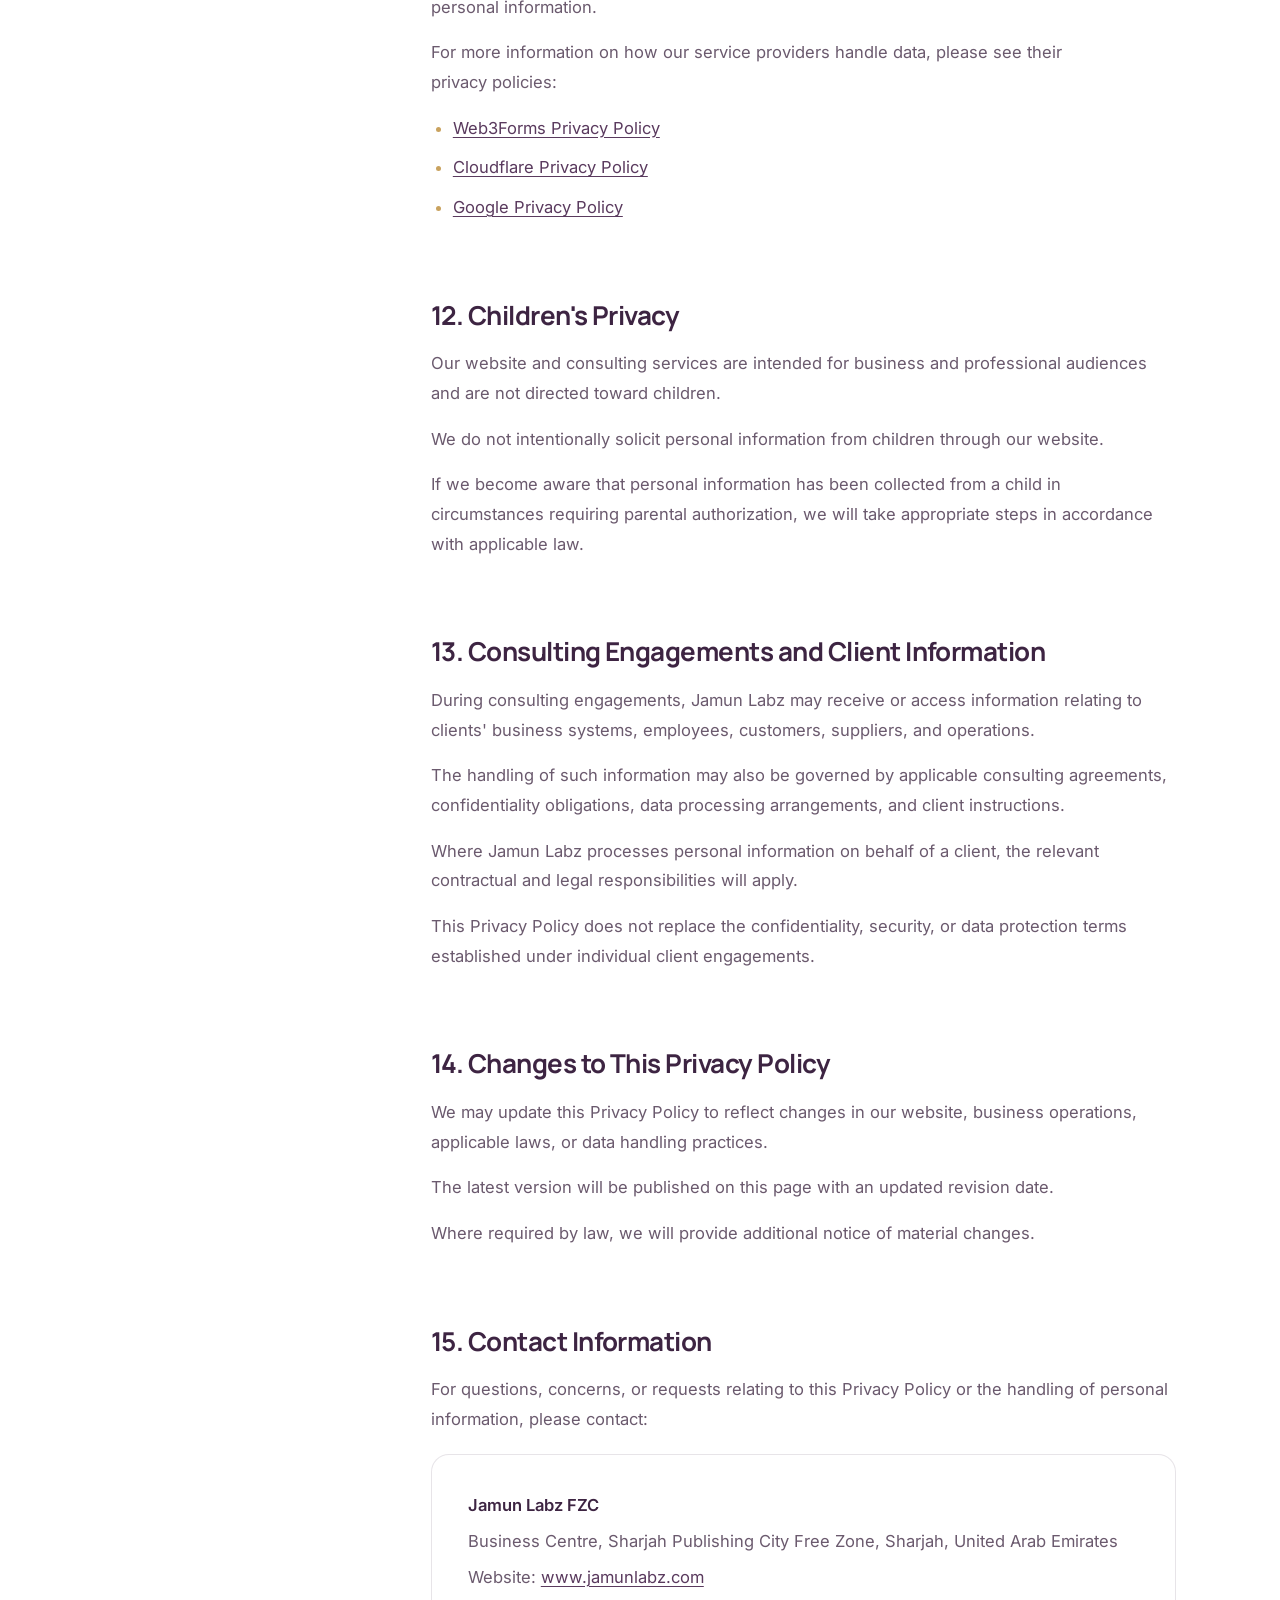
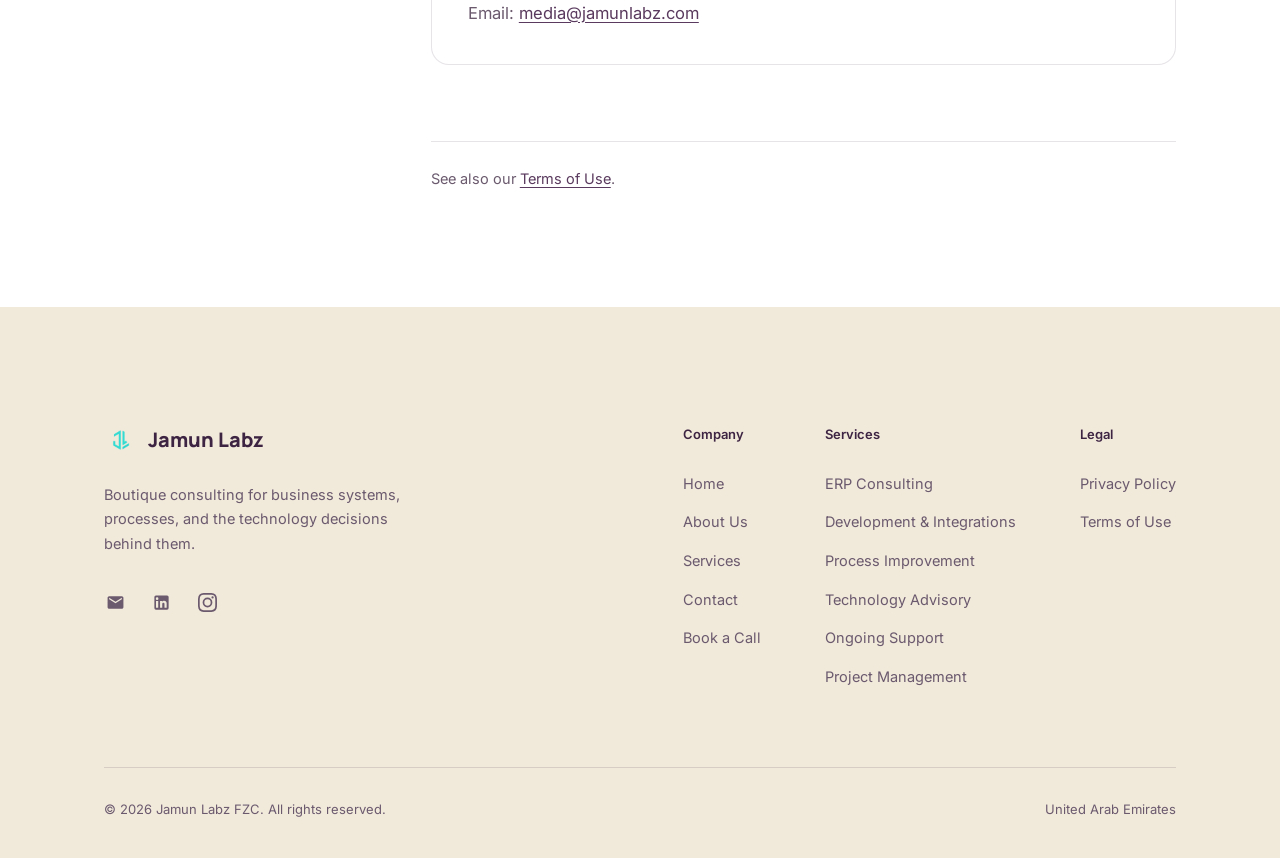
<file: privacy.html>
<!DOCTYPE html>
<html lang="en">
<head>
<meta charset="UTF-8">
<meta name="viewport" content="width=device-width, initial-scale=1.0, viewport-fit=cover">
<title>Privacy Policy | Jamun Labz</title>
<meta name="description" content="How Jamun Labz FZC collects, uses, shares, and protects personal information when you visit our website or contact us about our consulting services.">

<!-- SEO -->
<link rel="canonical" href="https://jamunlabz.com/privacy">
<meta name="robots" content="index, follow">
<meta name="theme-color" content="#F7F4EE">
<meta property="og:type" content="website">
<meta property="og:site_name" content="Jamun Labz">
<meta property="og:title" content="Privacy Policy | Jamun Labz">
<meta property="og:description" content="How Jamun Labz FZC collects, uses, shares, and protects personal information.">
<meta property="og:url" content="https://jamunlabz.com/privacy">
<meta property="og:locale" content="en_US">
<meta property="og:image" content="https://jamunlabz.com/og-image.png?v=3">
<meta property="og:image:type" content="image/png">
<meta property="og:image:width" content="1200">
<meta property="og:image:height" content="630">
<meta property="og:image:alt" content="Jamun Labz — ERP Consulting. Project Management.">
<meta name="twitter:card" content="summary_large_image">
<meta name="twitter:image" content="https://jamunlabz.com/og-image.png?v=3">
<meta name="twitter:title" content="Privacy Policy | Jamun Labz">
<meta name="twitter:description" content="How Jamun Labz FZC collects, uses, shares, and protects personal information.">

<link rel="preload" href="fonts/manrope-v20-latin-700.woff2" as="font" type="font/woff2" crossorigin>
<link rel="preload" href="fonts/inter-v20-latin-regular.woff2" as="font" type="font/woff2" crossorigin>
<link rel="stylesheet" href="styles.css">
<noscript><style>.reveal{opacity:1!important;transform:none!important}</style></noscript>

<link rel="icon" type="image/png" sizes="32x32" href="icons/logo_withoutBG_favicon_32x32.png">
<link rel="icon" type="image/png" sizes="48x48" href="icons/logo_withoutBG_favicon_48x48.png">
</head>
<body>

<a class="skip-link" href="#main">Skip to content</a>

<header class="site-header">
  <div class="wrap">
    <a href="./" class="brand" aria-label="Jamun Labz home">
      <img src="icons/logo_withoutBG_favicon_48x48.png" alt="" class="brand-mark" width="32" height="32">
      Jamun Labz
    </a>
    <nav class="nav-links" id="site-nav" aria-label="Main">
      <a href="./">Home</a>
      <a href="about.html">About Us</a>
      <a href="services.html">Services</a>
      <a href="contact.html">Contact</a>
      <a href="book_a_call.html" class="nav-cta">Book a Call</a>
    </nav>
    <button class="menu-toggle" aria-label="Open menu" aria-expanded="false" aria-controls="site-nav"><span></span></button>
  </div>
</header>

<main id="main">

  <section class="surface-paper page-header">
    <div class="wrap">
      <p class="eyebrow reveal"><span>Legal</span></p>
      <h1 class="reveal">Privacy Policy</h1>
      <p class="reveal">How Jamun Labz FZC collects, uses, shares, and protects personal information.</p>
      <div class="legal-meta reveal">
        <span><strong>Effective:</strong> 17 October 2026</span>
        <span><strong>Last updated:</strong> 16 November 2026</span>
      </div>
    </div>
  </section>

  <section class="surface-paper section-tight pt-0">
    <div class="wrap">
      <div class="legal-layout">

        <details class="legal-toc">
          <summary>On this page</summary>
          <p class="legal-toc-title">On this page</p>
          <ol>
            <li><a href="#introduction">1. Introduction</a></li>
            <li><a href="#information-we-collect">2. Information We Collect</a></li>
            <li><a href="#how-we-use">3. How We Use Personal Information</a></li>
            <li><a href="#legal-basis">4. Legal Basis for Processing</a></li>
            <li><a href="#cookies">5. Cookies and Website Technologies</a></li>
            <li><a href="#sharing">6. Sharing of Personal Information</a></li>
            <li><a href="#international-transfers">7. International Data Transfers</a></li>
            <li><a href="#security">8. Data Security</a></li>
            <li><a href="#retention">9. Data Retention</a></li>
            <li><a href="#your-rights">10. Your Privacy Rights</a></li>
            <li><a href="#third-party-websites">11. Third-Party Websites and Services</a></li>
            <li><a href="#children">12. Children's Privacy</a></li>
            <li><a href="#client-information">13. Consulting Engagements</a></li>
            <li><a href="#changes">14. Changes to This Policy</a></li>
            <li><a href="#contact">15. Contact Information</a></li>
          </ol>
        </details>

        <article class="legal">

          <h2 id="introduction">1. Introduction</h2>
          <p>Jamun Labz FZC ("Jamun Labz," "we," "us," or "our") respects your privacy and is committed to handling personal information responsibly.</p>
          <p>This Privacy Policy explains how we collect, use, disclose, store, and protect personal information when you visit our website, contact us, or interact with us regarding our consulting and technology services.</p>
          <p>Jamun Labz FZC is a company registered in the Sharjah Publishing City Free Zone, United Arab Emirates.</p>
          <p>This policy applies to our website, <a href="https://jamunlabz.com/">www.jamunlabz.com</a>, and to personal information collected through website-related inquiries and business communications.</p>

          <h2 id="information-we-collect">2. Information We Collect</h2>
          <p>Depending on how you interact with us, we may collect the following categories of personal information.</p>
          <h3>Information You Provide</h3>
          <ul>
            <li>Name and professional contact details</li>
            <li>Company name and job title</li>
            <li>Email address and telephone number</li>
            <li>Information submitted through contact or consultation forms</li>
            <li>Business requirements and information voluntarily shared in communications</li>
            <li>Other information you choose to provide when contacting us</li>
          </ul>
          <h3>Information Submitted Through Our Contact Form</h3>
          <p>Information you submit through our website contact form is processed using Web3Forms, a third-party form submission service, and is delivered to us by email. Email addresses submitted through the form may be checked using Google's email verification and spam-prevention services to confirm that they are valid and to reduce spam and abuse.</p>
          <h3>Information Collected Automatically</h3>
          <p>When you visit our website, certain technical information may be collected by our website hosting provider or enabled website technologies, including:</p>
          <ul>
            <li>IP address</li>
            <li>Browser and device information</li>
            <li>Pages visited and general website activity</li>
            <li>Date and time of access</li>
            <li>Cookies and similar technical identifiers, where applicable</li>
          </ul>
          <p>Our website is delivered and protected through Cloudflare, which may process technical information such as IP address, browser and device information, and request data for security, performance, and abuse prevention.</p>
          <p>We collect only the information relevant to the purposes described in this policy.</p>

          <h2 id="how-we-use">3. How We Use Personal Information</h2>
          <p>We may use personal information to:</p>
          <ul>
            <li>Respond to inquiries and consultation requests</li>
            <li>Communicate about our services</li>
            <li>Understand prospective clients' business requirements</li>
            <li>Prepare proposals and coordinate business discussions</li>
            <li>Maintain professional relationships</li>
            <li>Operate, maintain, and improve our website</li>
            <li>Protect our website and systems against unauthorized activity</li>
            <li>Verify submitted email addresses and prevent spam, fraud, and abuse</li>
            <li>Deliver website form submissions to our business email</li>
            <li>Meet applicable legal, regulatory, and administrative obligations</li>
          </ul>
          <p>Where required by applicable law, we will obtain consent before using personal information for purposes that require it, including certain marketing communications.</p>

          <h2 id="legal-basis">4. Legal Basis for Processing</h2>
          <p>We process personal information in accordance with applicable data protection requirements, including the UAE Federal Personal Data Protection Law where applicable.</p>
          <p>Depending on the circumstances and the relevant law, processing may be based on consent, contractual necessity, compliance with legal obligations, or another legally permitted basis.</p>
          <p>Where consent is required, individuals may withdraw it through the contact details provided in this policy, subject to applicable legal requirements.</p>

          <h2 id="cookies">5. Cookies and Website Technologies</h2>
          <p>Our website may use cookies or similar technologies necessary for website functionality, security, and performance.</p>
          <p>For example, Cloudflare may set cookies or use similar technologies to protect our website from malicious traffic and bots, and Google's spam-prevention services may use cookies or similar technologies to distinguish genuine users from automated traffic.</p>
          <p>If analytics, marketing, or other optional tracking technologies are enabled, we will provide appropriate information and consent choices where required by applicable law.</p>
          <p>Visitors may also manage certain cookie preferences through their browser settings.</p>
          <p>Further details may be provided through a cookie notice or a separate Cookie Policy where appropriate.</p>

          <h2 id="sharing">6. Sharing of Personal Information</h2>
          <p>We do not sell personal information to third parties.</p>
          <p>We may share relevant information with trusted service providers who assist with website hosting, business communications, information technology, or other operational services. These currently include:</p>
          <ul>
            <li><strong>Web3Forms</strong>, which processes and delivers the information you submit through our website contact form</li>
            <li><strong>Cloudflare</strong>, which provides website delivery, security, and performance services</li>
            <li><strong>Google</strong>, which provides email verification and spam-prevention services, and business email and communication services</li>
          </ul>
          <p>These providers process personal information only as needed to provide their services to us and under their own terms and privacy policies.</p>
          <p>Information may also be disclosed:</p>
          <ul>
            <li>When necessary to provide requested services</li>
            <li>To professional advisers where appropriate</li>
            <li>To comply with applicable laws or lawful requests</li>
            <li>To protect our legal rights, systems, and business operations</li>
          </ul>
          <p>Where applicable, we seek to ensure that third parties handling personal information are subject to appropriate confidentiality and data protection obligations.</p>

          <h2 id="international-transfers">7. International Data Transfers</h2>
          <p>Jamun Labz is based in the United Arab Emirates and may interact with clients, consultants, and service providers located in other countries.</p>
          <p>Where personal information is transferred or accessed internationally, we take steps appropriate to the nature of the information and applicable legal requirements.</p>
          <p>Such transfers may be subject to contractual safeguards or other legally recognized transfer mechanisms where required.</p>
          <p>Some of our service providers, including Web3Forms, Cloudflare, and Google, operate globally and may process information in countries outside the United Arab Emirates, including the United States and other jurisdictions where they maintain infrastructure.</p>

          <h2 id="security">8. Data Security</h2>
          <p>We recognize the importance of protecting personal information against unauthorized access, disclosure, alteration, or loss.</p>
          <p>We use administrative, technical, and organizational safeguards appropriate to the information we handle and the nature of our operations.</p>
          <p>However, no website, electronic communication, or information storage system can be guaranteed to be completely secure.</p>
          <p>Our website is protected by Cloudflare's security services, and we rely on our service providers' security measures in addition to our own safeguards.</p>

          <h2 id="retention">9. Data Retention</h2>
          <p>We retain personal information for as long as reasonably necessary to fulfill the purposes for which it was collected, including relevant business, contractual, and legal requirements.</p>
          <p>Retention periods may vary depending on the nature of the information, the purpose of processing, and applicable obligations.</p>
          <p>When information is no longer required, we take appropriate steps to delete, anonymize, or otherwise securely dispose of it, subject to legal and operational requirements.</p>

          <h2 id="your-rights">10. Your Privacy Rights</h2>
          <p>Depending on applicable law and the circumstances of processing, individuals may have rights relating to their personal information, including the right to:</p>
          <ul>
            <li>Request information about personal data processing</li>
            <li>Request access to personal information</li>
            <li>Request correction of inaccurate or incomplete information</li>
            <li>Request deletion where legally applicable</li>
            <li>Request restriction or cessation of certain processing</li>
            <li>Withdraw consent where processing relies on consent</li>
            <li>Raise concerns or complaints regarding personal data handling</li>
          </ul>
          <p>Requests may be subject to verification and applicable legal exceptions.</p>
          <p>To exercise a privacy right, please contact us using the details below.</p>

          <h2 id="third-party-websites">11. Third-Party Websites and Services</h2>
          <p>Our website may contain links to external websites, technology platforms, or third-party services.</p>
          <p>Jamun Labz does not control the privacy practices of these external websites.</p>
          <p>Visitors are encouraged to review the privacy policies of third-party websites before providing personal information.</p>
          <p>For more information on how our service providers handle data, please see their privacy policies:</p>
          <ul>
            <li><a href="https://web3forms.com/privacy" target="_blank" rel="noopener noreferrer">Web3Forms Privacy Policy</a></li>
            <li><a href="https://www.cloudflare.com/privacypolicy/" target="_blank" rel="noopener noreferrer">Cloudflare Privacy Policy</a></li>
            <li><a href="https://policies.google.com/privacy" target="_blank" rel="noopener noreferrer">Google Privacy Policy</a></li>
          </ul>

          <h2 id="children">12. Children's Privacy</h2>
          <p>Our website and consulting services are intended for business and professional audiences and are not directed toward children.</p>
          <p>We do not intentionally solicit personal information from children through our website.</p>
          <p>If we become aware that personal information has been collected from a child in circumstances requiring parental authorization, we will take appropriate steps in accordance with applicable law.</p>

          <h2 id="client-information">13. Consulting Engagements and Client Information</h2>
          <p>During consulting engagements, Jamun Labz may receive or access information relating to clients' business systems, employees, customers, suppliers, and operations.</p>
          <p>The handling of such information may also be governed by applicable consulting agreements, confidentiality obligations, data processing arrangements, and client instructions.</p>
          <p>Where Jamun Labz processes personal information on behalf of a client, the relevant contractual and legal responsibilities will apply.</p>
          <p>This Privacy Policy does not replace the confidentiality, security, or data protection terms established under individual client engagements.</p>

          <h2 id="changes">14. Changes to This Privacy Policy</h2>
          <p>We may update this Privacy Policy to reflect changes in our website, business operations, applicable laws, or data handling practices.</p>
          <p>The latest version will be published on this page with an updated revision date.</p>
          <p>Where required by law, we will provide additional notice of material changes.</p>

          <h2 id="contact">15. Contact Information</h2>
          <p>For questions, concerns, or requests relating to this Privacy Policy or the handling of personal information, please contact:</p>
          <div class="legal-contact">
            <p><strong>Jamun Labz FZC</strong></p>
            <p>Business Centre, Sharjah Publishing City Free Zone, Sharjah, United Arab Emirates</p>
            <p>Website: <a href="https://jamunlabz.com/">www.jamunlabz.com</a></p>
            <p>Email: <a href="mailto:media@jamunlabz.com">media@jamunlabz.com</a></p>
          </div>

          <p class="legal-end">See also our <a href="terms.html">Terms of Use</a>.</p>
        </article>

      </div>
    </div>
  </section>

</main>

<footer class="site-footer">
  <div class="wrap">
    <div class="footer-top">
      <div>
        <a href="./" class="footer-brand">
          <img src="icons/logo_withoutBG_favicon_48x48.png" alt="" class="brand-mark" width="32" height="32">
          Jamun Labz
        </a>
        <p class="footer-tag">Boutique consulting for business systems, processes, and the technology decisions behind them.</p>
        <div class="social-links">
          
          <a data-copy-email="media@jamunlabz.com" href="mailto:media@jamunlabz.com" aria-label="Email Jamun Labz">
            <svg viewBox="0 0 24 24" aria-hidden="true"><path d="M20 4H4c-1.1 0-2 .9-2 2v12c0 1.1.9 2 2 2h16c1.1 0 2-.9 2-2V6c0-1.1-.9-2-2-2zm0 4-8 5-8-5V6l8 5 8-5v2z"/></svg>
          </a>
          <a href="https://www.linkedin.com/company/jamun-labz/" target="_blank" rel="noopener noreferrer" aria-label="Jamun Labz on LinkedIn">
            <svg viewBox="0 0 24 24" aria-hidden="true"><path d="M19 3a2 2 0 0 1 2 2v14a2 2 0 0 1-2 2H5a2 2 0 0 1-2-2V5a2 2 0 0 1 2-2h14m-.5 15.5v-5.3a3.26 3.26 0 0 0-3.26-3.26c-.85 0-1.84.52-2.28 1.3v-1.11h-2.79v8.37h2.79v-4.93c0-.77.62-1.4 1.39-1.4a1.4 1.4 0 0 1 1.4 1.4v4.93h2.75M6.46 8.76a1.64 1.64 0 1 0 0-3.28 1.64 1.64 0 0 0 0 3.28m1.4 9.74v-8.37H5.06v8.37h2.8z"/></svg>
          </a>
          <a href="https://www.instagram.com/jamunlabz/" target="_blank" rel="noopener noreferrer" aria-label="Jamun Labz on Instagram">
            <svg viewBox="0 0 24 24" aria-hidden="true"><path d="M12 2.163c3.204 0 3.584.012 4.85.07 3.252.148 4.771 1.691 4.919 4.919.058 1.265.069 1.645.069 4.849 0 3.205-.012 3.584-.069 4.849-.149 3.225-1.664 4.771-4.919 4.919-1.266.058-1.644.07-4.85.07-3.204 0-3.584-.012-4.849-.07-3.26-.149-4.771-1.699-4.919-4.92-.058-1.265-.07-1.644-.07-4.849 0-3.204.013-3.583.07-4.849.149-3.227 1.664-4.771 4.919-4.919 1.266-.057 1.645-.069 4.849-.069zm0-2.163c-3.259 0-3.667.014-4.947.072-4.358.2-6.78 2.618-6.98 6.98-.059 1.281-.073 1.689-.073 4.948 0 3.259.014 3.668.072 4.948.2 4.358 2.618 6.78 6.98 6.98 1.281.058 1.689.072 4.948.072 3.259 0 3.668-.014 4.948-.072 4.354-.2 6.782-2.618 6.979-6.98.059-1.28.073-1.689.073-4.948 0-3.259-.014-3.667-.072-4.947-.196-4.354-2.617-6.78-6.979-6.98-1.281-.059-1.69-.073-4.949-.073zm0 5.838a6.162 6.162 0 1 0 0 12.324 6.162 6.162 0 0 0 0-12.324zm0 10.162a3.999 3.999 0 1 1 0-7.998 3.999 3.999 0 0 1 0 7.998zm6.406-11.845a1.44 1.44 0 1 0 0 2.881 1.44 1.44 0 0 0 0-2.881z"/></svg>
          </a>
          
        </div>
      </div>
      <div class="footer-cols">
        <div class="footer-col">
          <h2>Company</h2>
          <a href="./">Home</a>
          <a href="about.html">About Us</a>
          <a href="services.html">Services</a>
          <a href="contact.html">Contact</a>
          <a href="book_a_call.html">Book a Call</a>
        </div>
        <div class="footer-col">
          <h2>Services</h2>
          <a href="services.html#erp-consulting">ERP Consulting</a>
          <a href="services.html#development-integrations">Development &amp; Integrations</a>
          <a href="services.html#process-improvement">Process Improvement</a>
          <a href="services.html#technology-advisory">Technology Advisory</a>
          <a href="services.html#ongoing-support">Ongoing Support</a>
          <a href="services.html#project-management">Project Management</a>
        </div>
        <div class="footer-col">
          <h2>Legal</h2>
          <a href="privacy.html">Privacy Policy</a>
          <a href="terms.html">Terms of Use</a>
        </div>
      </div>
    </div>
    <div class="footer-bottom">
      <span>&copy; 2026 Jamun Labz FZC. All rights reserved.</span>
      <span>United Arab Emirates</span>
    </div>
  </div>
</footer>

<script src="script.js"></script>
</body>
</html>
</file>
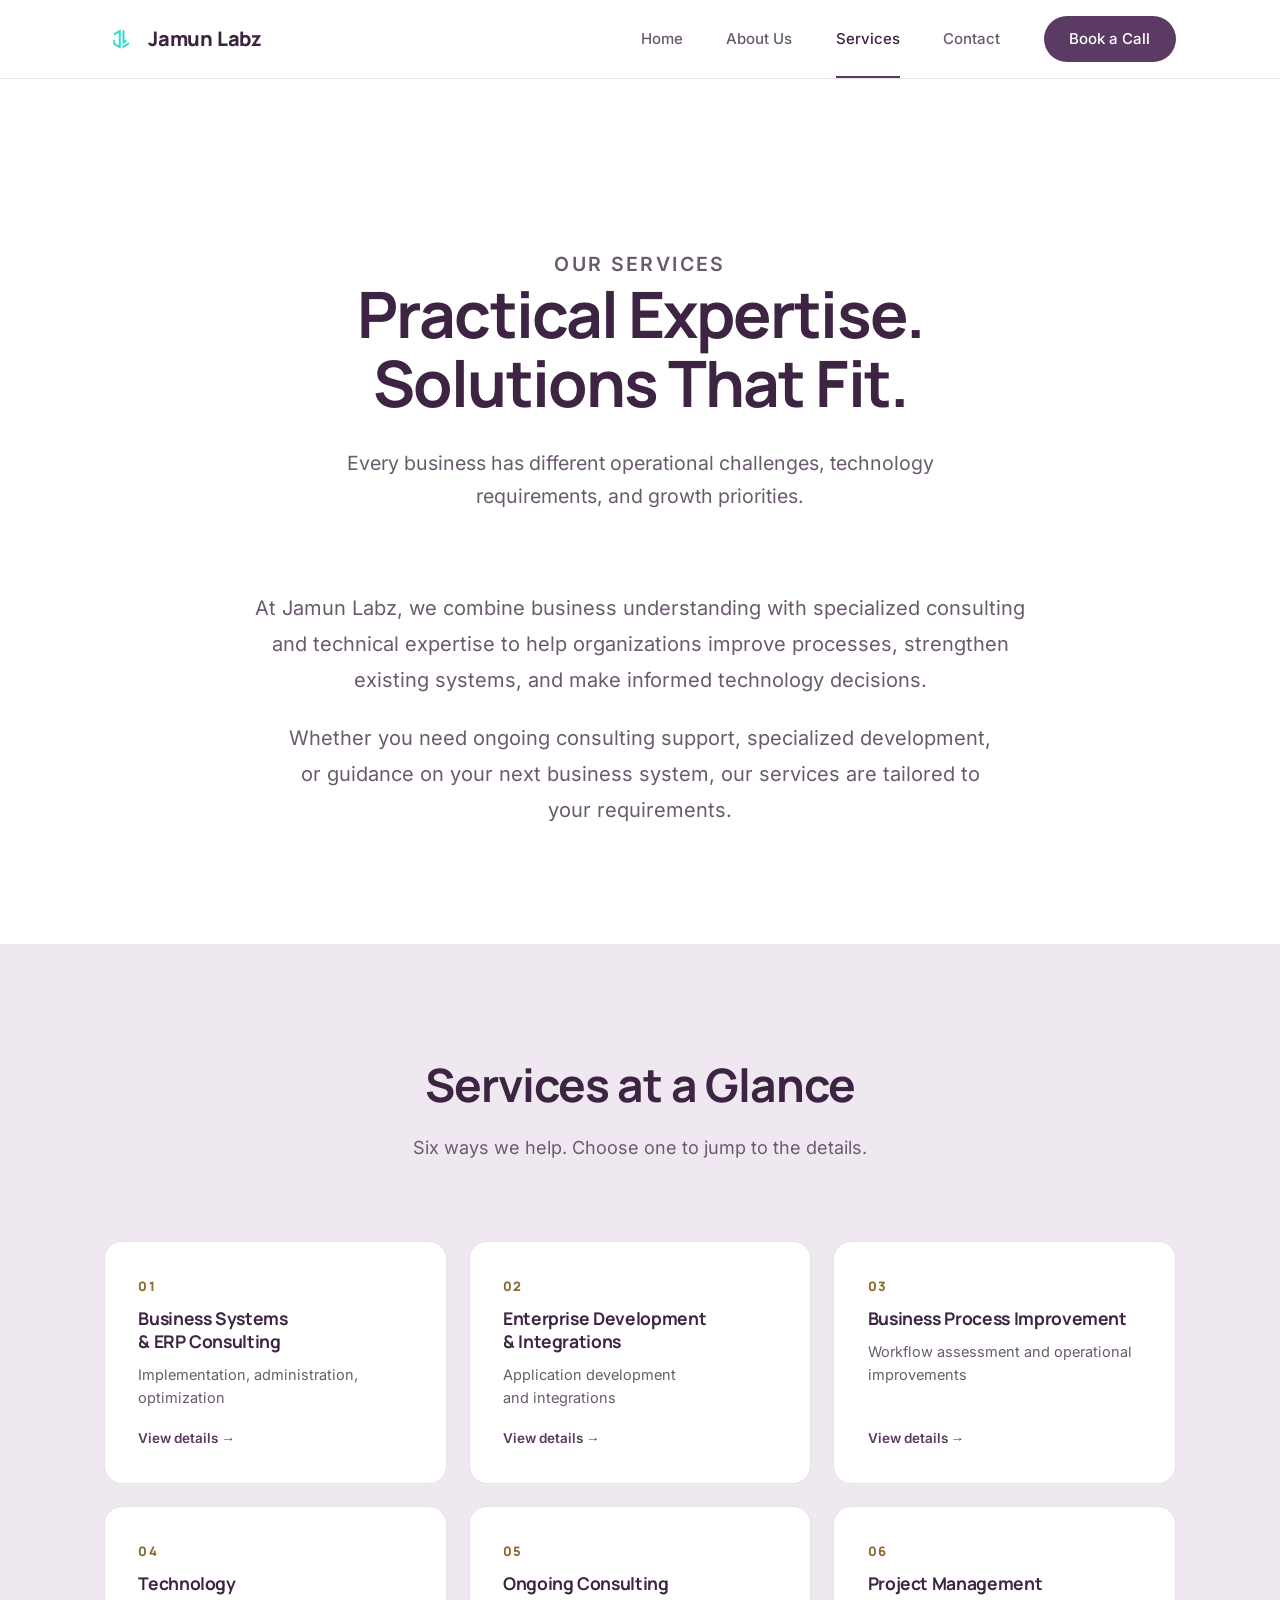
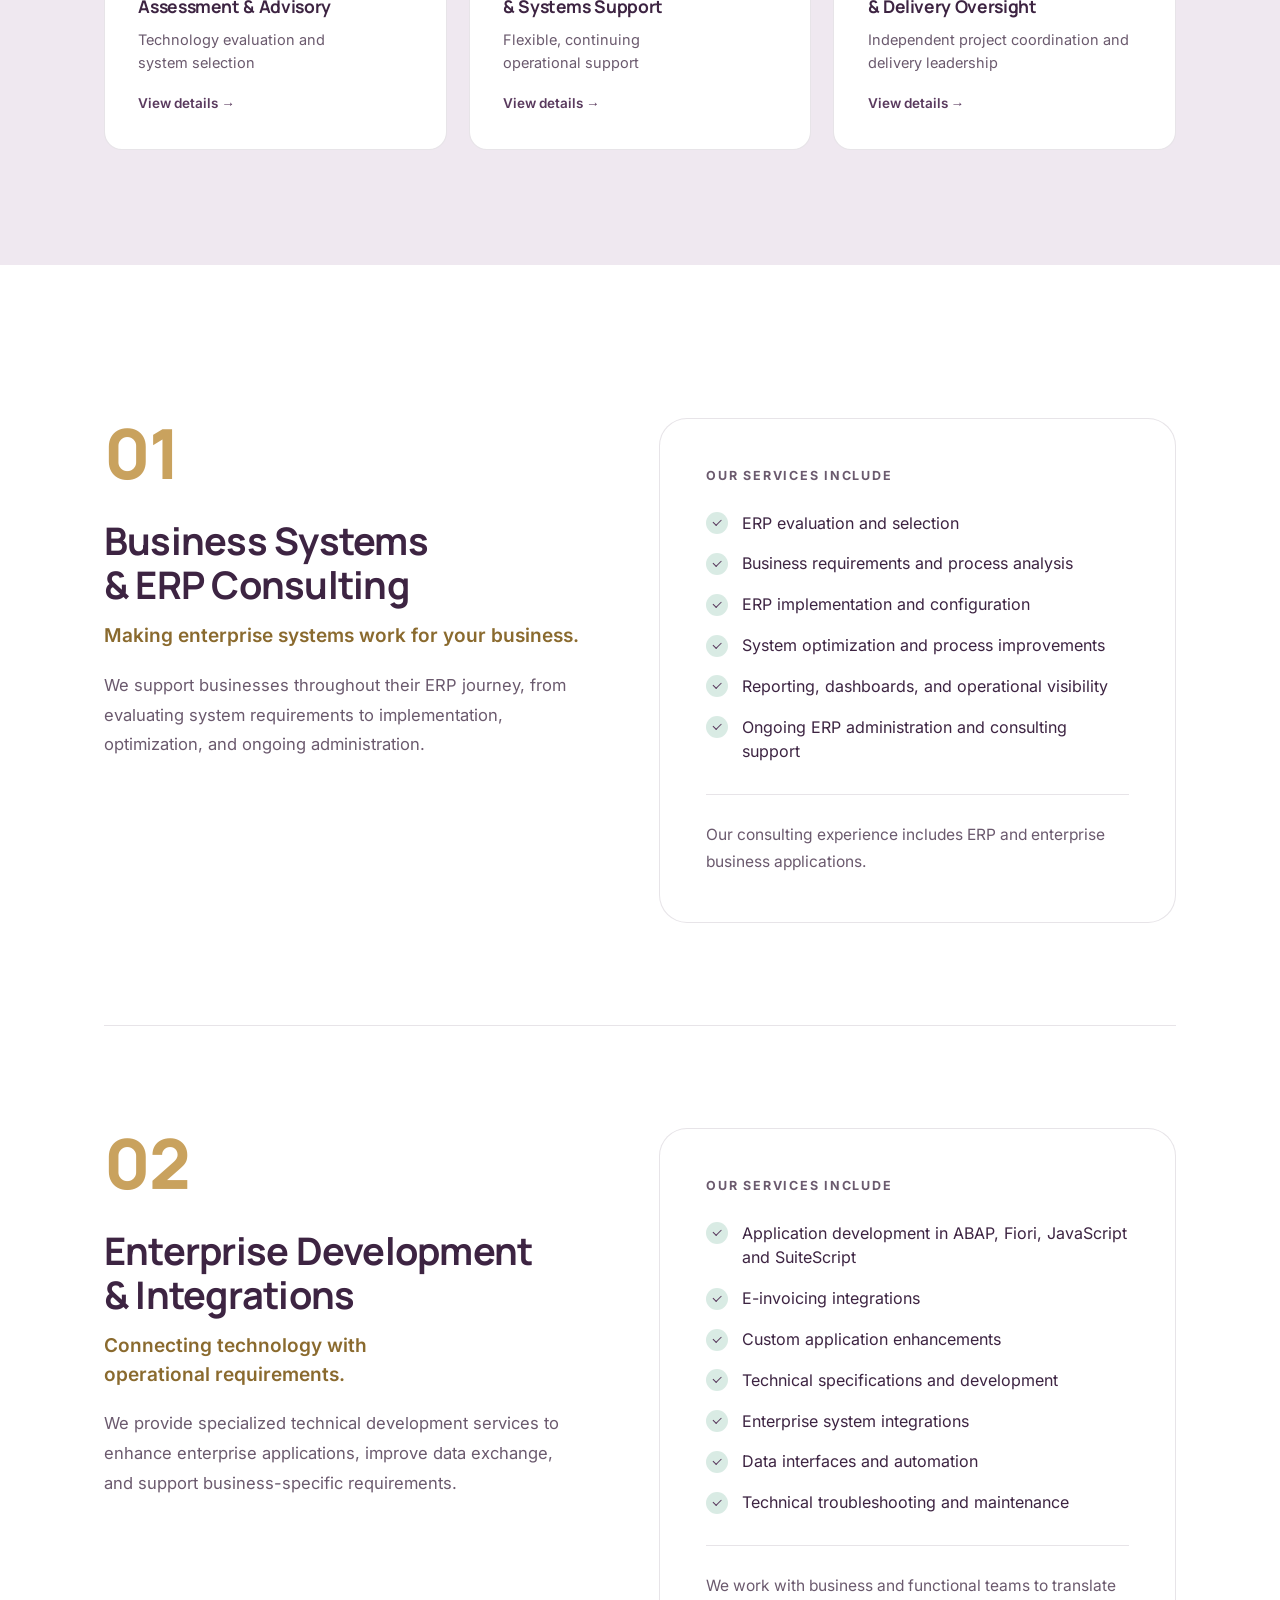
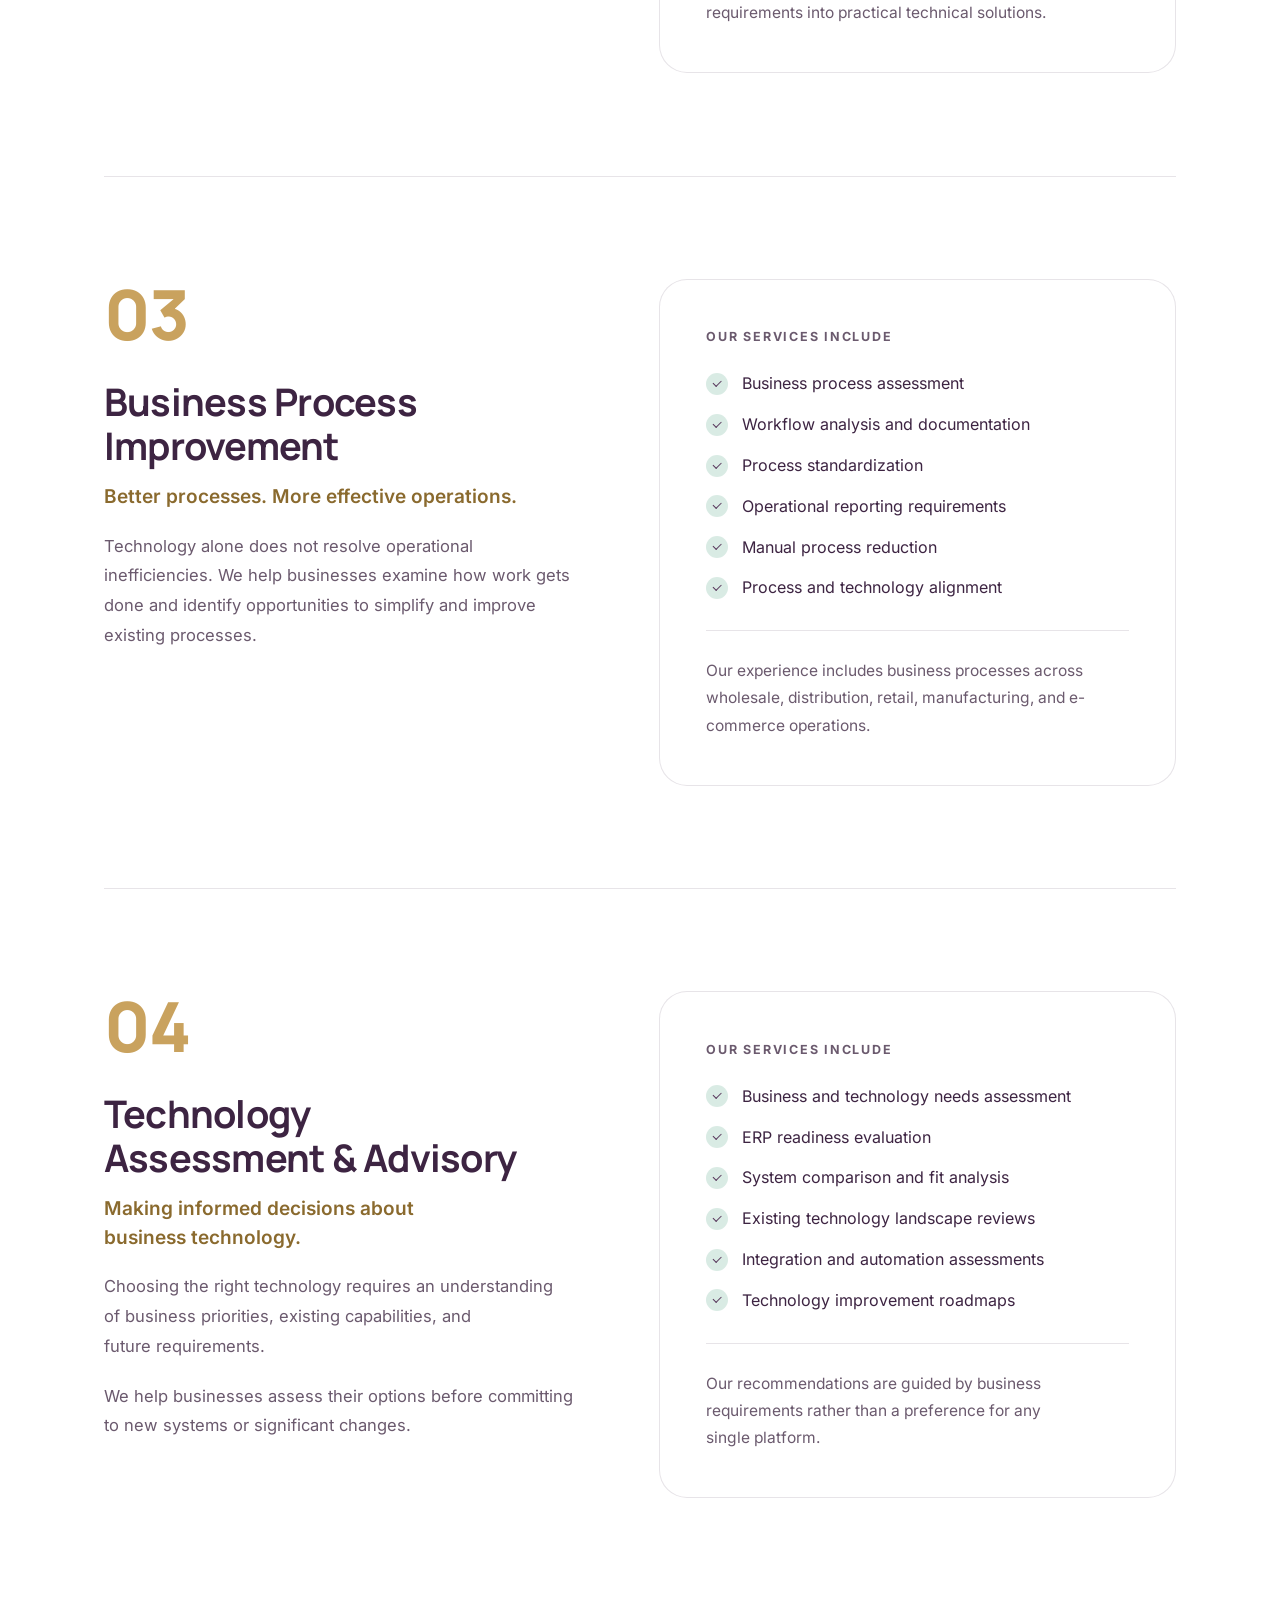
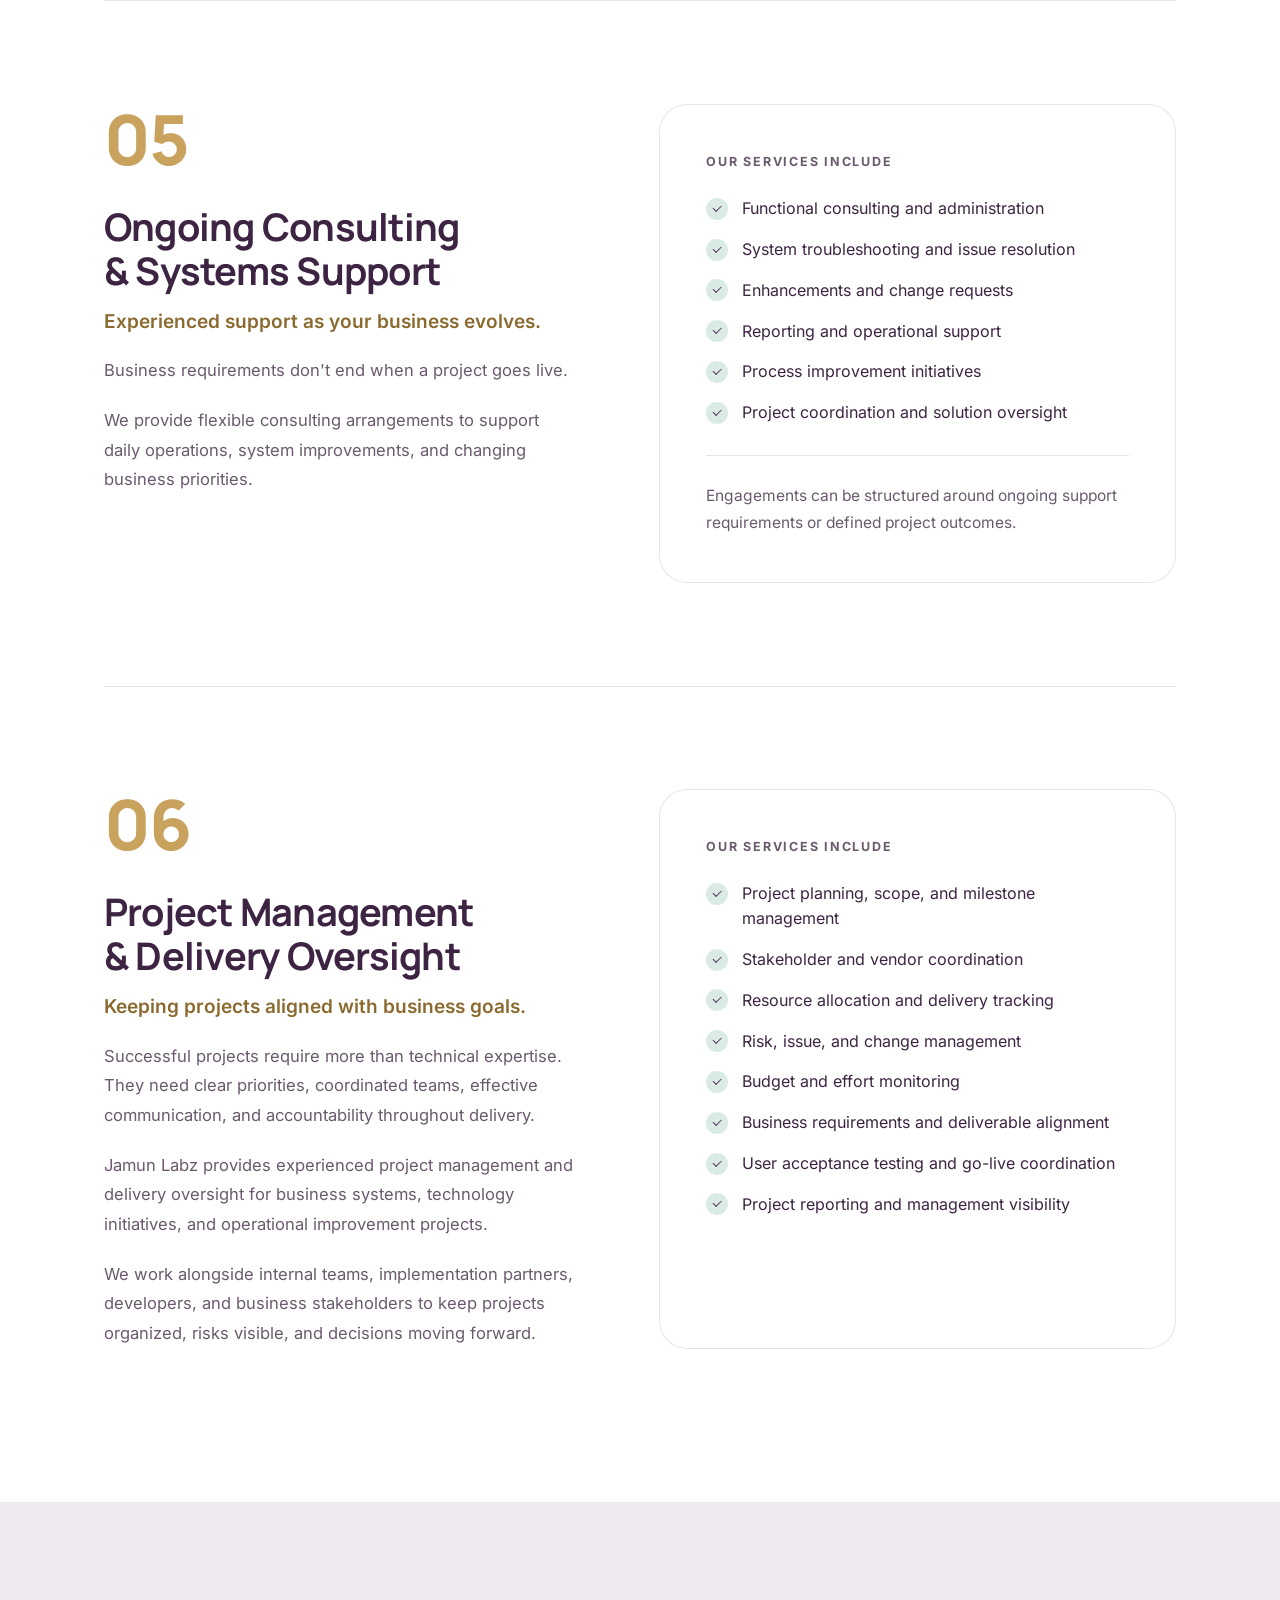
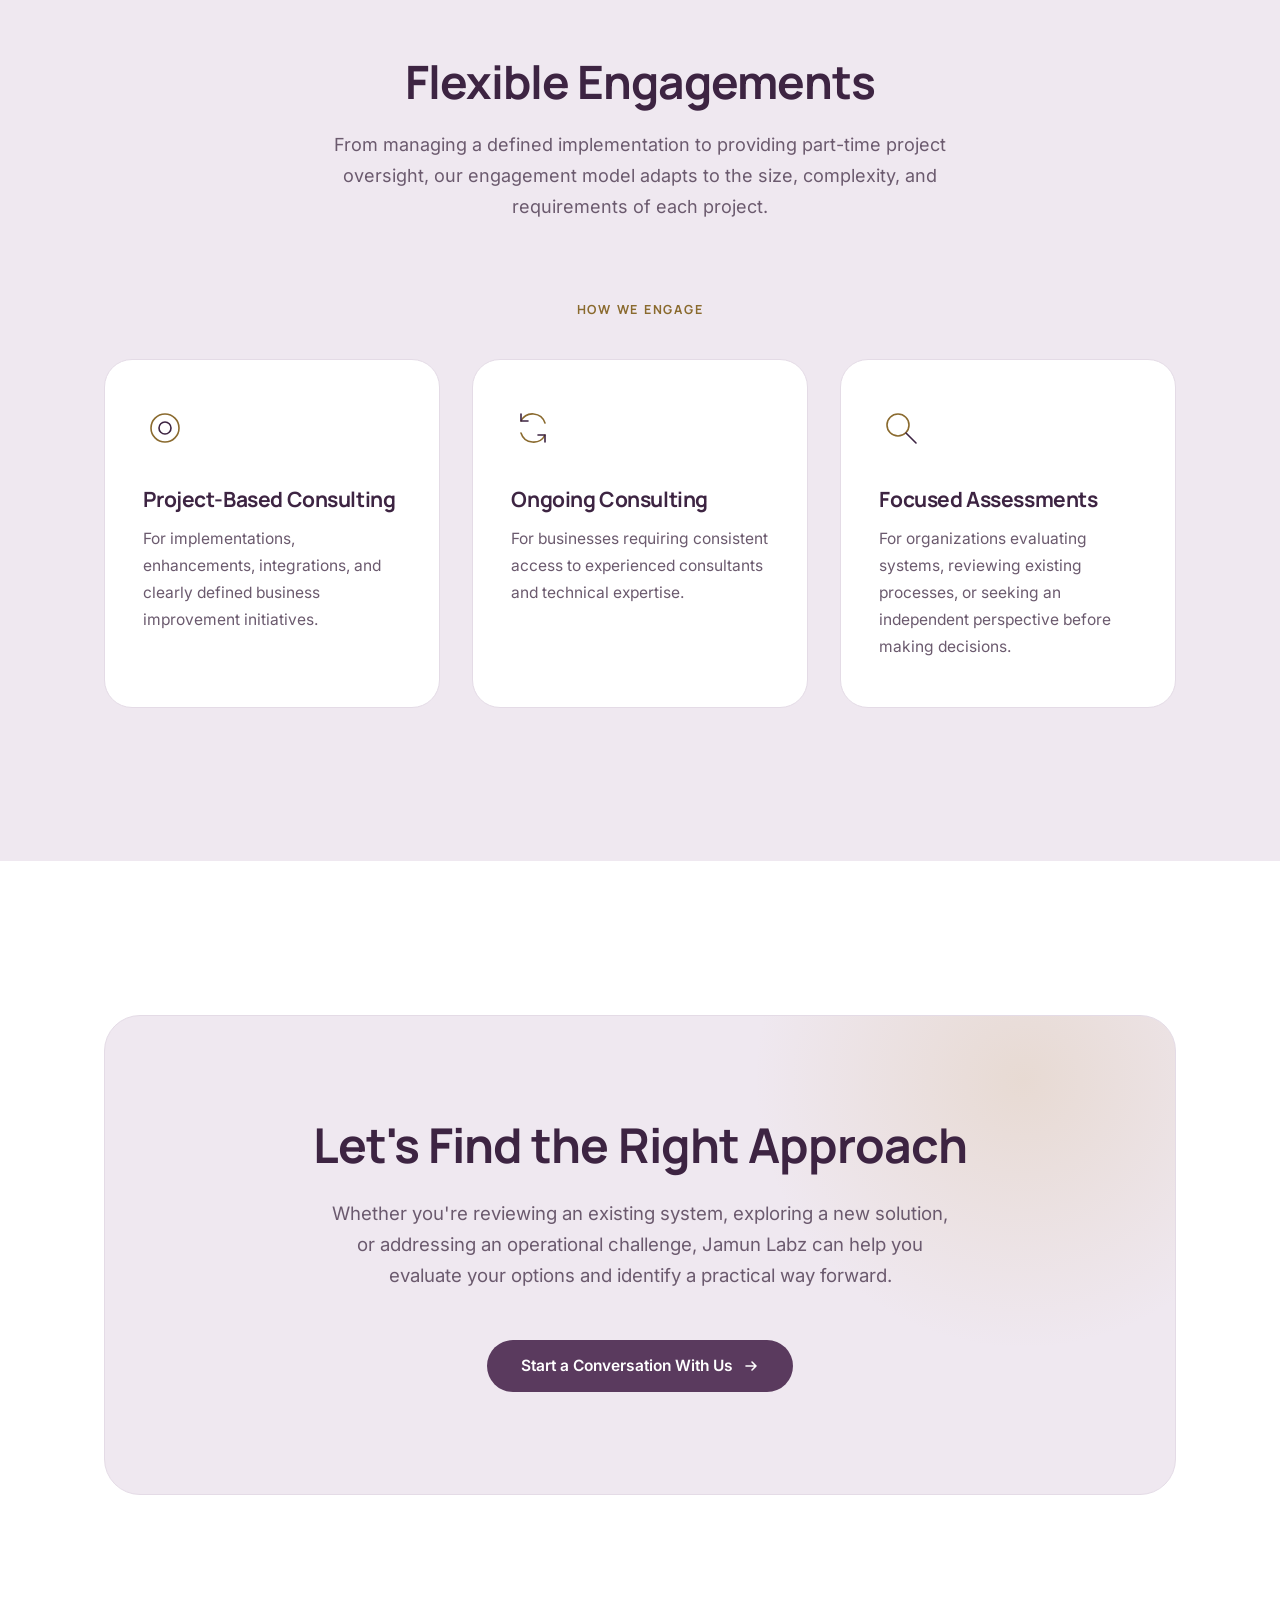
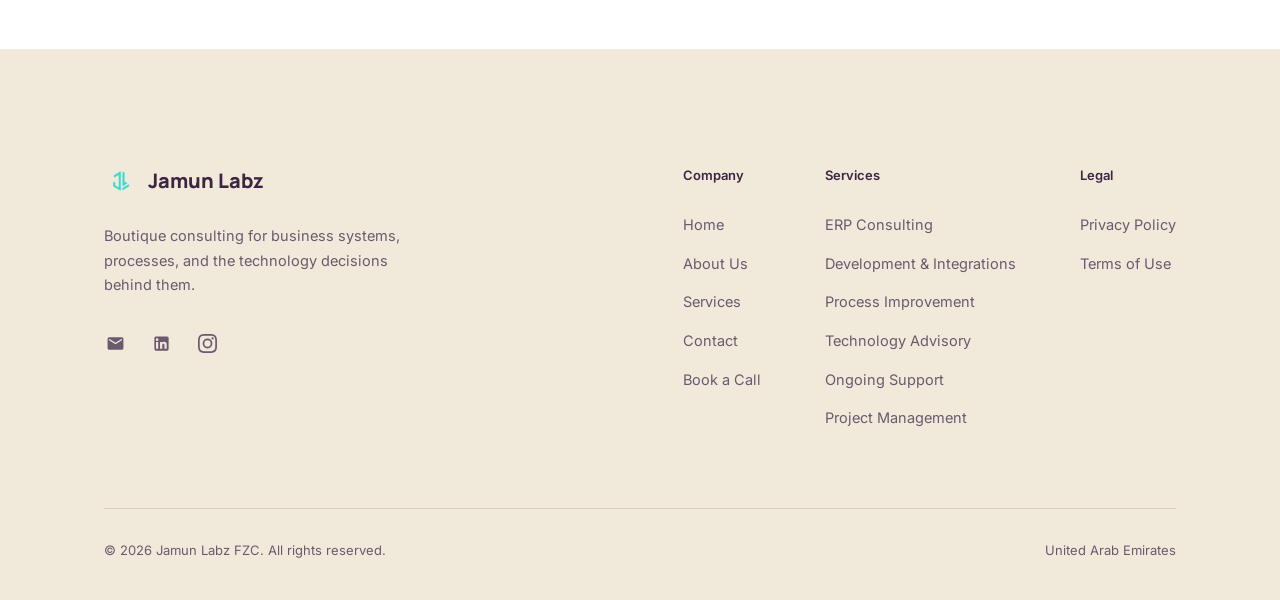
<file: services.html>
<!DOCTYPE html>
<html lang="en">
<head>
<meta charset="UTF-8">
<meta name="viewport" content="width=device-width, initial-scale=1.0, viewport-fit=cover">
<title>Services: ERP Consulting, Development &amp; Advisory | Jamun Labz</title>
<meta name="description" content="ERP consulting, application development, e-invoicing integrations, process improvement, technology advisory, project management, and ongoing systems support.">

<!-- SEO -->
<link rel="canonical" href="https://jamunlabz.com/services">
<meta name="robots" content="index, follow, max-image-preview:large">
<meta name="theme-color" content="#F7F4EE">
<meta property="og:type" content="website">
<meta property="og:site_name" content="Jamun Labz">
<meta property="og:title" content="Our Services | Jamun Labz">
<meta property="og:description" content="Practical expertise and solutions that fit: ERP consulting, enterprise development, process improvement, technology advisory, project management, and ongoing support.">
<meta property="og:url" content="https://jamunlabz.com/services">
<meta property="og:locale" content="en_US">
<meta property="og:image" content="https://jamunlabz.com/og-image.png?v=3">
<meta property="og:image:type" content="image/png">
<meta property="og:image:width" content="1200">
<meta property="og:image:height" content="630">
<meta property="og:image:alt" content="Jamun Labz — ERP Consulting. Project Management.">
<meta name="twitter:card" content="summary_large_image">
<meta name="twitter:image" content="https://jamunlabz.com/og-image.png?v=3">
<meta name="twitter:title" content="Our Services | Jamun Labz">
<meta name="twitter:description" content="Practical expertise and solutions that fit: ERP consulting, enterprise development, process improvement, technology advisory, project management, and ongoing support.">

<link rel="preload" href="fonts/manrope-v20-latin-700.woff2" as="font" type="font/woff2" crossorigin>
<link rel="preload" href="fonts/inter-v20-latin-regular.woff2" as="font" type="font/woff2" crossorigin>

<script type="application/ld+json">
{
  "@context": "https://schema.org",
  "@graph": [
    {
      "@type": "Organization",
      "@id": "https://jamunlabz.com/#organization",
      "name": "Jamun Labz",
      "legalName": "Jamun Labz FZC",
      "url": "https://jamunlabz.com/"
    },
    {
      "@type": "BreadcrumbList",
      "itemListElement": [
        { "@type": "ListItem", "position": 1, "name": "Home", "item": "https://jamunlabz.com/" },
        { "@type": "ListItem", "position": 2, "name": "Services", "item": "https://jamunlabz.com/services" }
      ]
    },
    {
      "@type": "ItemList",
      "name": "Jamun Labz services",
      "itemListElement": [
        { "@type": "ListItem", "position": 1, "item": { "@type": "Service", "@id": "https://jamunlabz.com/services#erp-consulting", "name": "Business Systems & ERP Consulting", "description": "ERP evaluation and selection, implementation and configuration, optimization, reporting, and ongoing ERP administration.", "provider": { "@id": "https://jamunlabz.com/#organization" } } },
        { "@type": "ListItem", "position": 2, "item": { "@type": "Service", "@id": "https://jamunlabz.com/services#development-integrations", "name": "Enterprise Development & Integrations", "description": "Application development in ABAP, Fiori, JavaScript and SuiteScript, e-invoicing integrations, custom enhancements, enterprise system integrations, data interfaces, and automation.", "provider": { "@id": "https://jamunlabz.com/#organization" } } },
        { "@type": "ListItem", "position": 3, "item": { "@type": "Service", "@id": "https://jamunlabz.com/services#process-improvement", "name": "Business Process Improvement", "description": "Process assessment, workflow analysis, standardization, and manual process reduction across wholesale, distribution, retail, manufacturing, and e-commerce.", "provider": { "@id": "https://jamunlabz.com/#organization" } } },
        { "@type": "ListItem", "position": 4, "item": { "@type": "Service", "@id": "https://jamunlabz.com/services#technology-advisory", "name": "Technology Assessment & Advisory", "description": "Needs assessment, ERP readiness evaluation, system comparison and fit analysis, and technology improvement roadmaps.", "provider": { "@id": "https://jamunlabz.com/#organization" } } },
        { "@type": "ListItem", "position": 5, "item": { "@type": "Service", "@id": "https://jamunlabz.com/services#ongoing-support", "name": "Ongoing Consulting & Systems Support", "description": "Functional consulting and administration, troubleshooting, enhancements, reporting, and flexible continuing support.", "provider": { "@id": "https://jamunlabz.com/#organization" } } },
        { "@type": "ListItem", "position": 6, "item": { "@type": "Service", "@id": "https://jamunlabz.com/services#project-management", "name": "Project Management & Delivery Oversight", "description": "Project planning, stakeholder and vendor coordination, risk and change management, UAT, and go-live coordination.", "provider": { "@id": "https://jamunlabz.com/#organization" } } }
      ]
    }
  ]
}
</script>

<link rel="stylesheet" href="styles.css">
<noscript><style>.reveal{opacity:1!important;transform:none!important}</style></noscript>

<link rel="icon" type="image/png" sizes="32x32" href="icons/logo_withoutBG_favicon_32x32.png">
<link rel="icon" type="image/png" sizes="48x48" href="icons/logo_withoutBG_favicon_48x48.png">
</head>
<body>

<a class="skip-link" href="#main">Skip to content</a>

<header class="site-header">
  <div class="wrap">
    <a href="./" class="brand" aria-label="Jamun Labz home">
      <img src="icons/logo_withoutBG_favicon_48x48.png" alt="" class="brand-mark" width="32" height="32">
      Jamun Labz
    </a>
    <nav class="nav-links" id="site-nav" aria-label="Main">
      <a href="./">Home</a>
      <a href="about.html">About Us</a>
      <a href="services.html" class="active" aria-current="page">Services</a>
      <a href="contact.html">Contact</a>
      <a href="book_a_call.html" class="nav-cta">Book a Call</a>
    </nav>
    <button class="menu-toggle" aria-label="Open menu" aria-expanded="false" aria-controls="site-nav"><span></span></button>
  </div>
</header>

<main id="main">

  <section class="surface-paper page-header">
    <div class="wrap">
      <p class="eyebrow reveal"><span>Our Services</span></p>
      <h1 class="reveal">Practical Expertise. Solutions That Fit.</h1>
      <p class="reveal">Every business has different operational challenges, technology requirements, and growth priorities.</p>
    </div>
  </section>

  <section class="surface-paper section-tight pt-0">
    <div class="wrap">
      <div class="lede reveal">
        <p>At Jamun Labz, we combine business understanding with specialized consulting and technical expertise to help organizations improve processes, strengthen existing systems, and make informed technology decisions.</p>
        <p>Whether you need ongoing consulting support, specialized development, or guidance on your next business system, our services are tailored to your requirements.</p>
      </div>
    </div>
  </section>

  <!-- AT A GLANCE -->
  <section class="surface-ink section-tight">
    <div class="wrap">
      <div class="section-head center reveal">
        <h2>Services at a Glance</h2>
        <p>Six ways we help. Choose one to jump to the details.</p>
      </div>
      <nav class="glance reveal" aria-label="Services">
        <a class="glance-card" href="#erp-consulting">
          <span class="glance-num">01</span>
          <h3>Business Systems &amp; ERP Consulting</h3>
          <p>Implementation, administration, optimization</p>
          <span class="glance-go" aria-hidden="true">View details &rarr;</span>
        </a>
        <a class="glance-card" href="#development-integrations">
          <span class="glance-num">02</span>
          <h3>Enterprise Development &amp; Integrations</h3>
          <p>Application development and integrations</p>
          <span class="glance-go" aria-hidden="true">View details &rarr;</span>
        </a>
        <a class="glance-card" href="#process-improvement">
          <span class="glance-num">03</span>
          <h3>Business Process Improvement</h3>
          <p>Workflow assessment and operational improvements</p>
          <span class="glance-go" aria-hidden="true">View details &rarr;</span>
        </a>
        <a class="glance-card" href="#technology-advisory">
          <span class="glance-num">04</span>
          <h3>Technology Assessment &amp; Advisory</h3>
          <p>Technology evaluation and system selection</p>
          <span class="glance-go" aria-hidden="true">View details &rarr;</span>
        </a>
        <a class="glance-card" href="#ongoing-support">
          <span class="glance-num">05</span>
          <h3>Ongoing Consulting &amp; Systems Support</h3>
          <p>Flexible, continuing operational support</p>
          <span class="glance-go" aria-hidden="true">View details &rarr;</span>
        </a>
        <a class="glance-card" href="#project-management">
          <span class="glance-num">06</span>
          <h3>Project Management &amp; Delivery Oversight</h3>
          <p>Independent project coordination and delivery leadership</p>
          <span class="glance-go" aria-hidden="true">View details &rarr;</span>
        </a>
      </nav>
    </div>
  </section>

  <!-- SERVICE DETAILS -->
  <section class="surface-paper section">
    <div class="wrap">

      <article class="sd reveal" id="erp-consulting">
        <div class="sd-head">
          <div class="sd-num" aria-hidden="true">01</div>
          <h2>Business Systems &amp; ERP Consulting</h2>
          <p class="sd-tag">Making enterprise systems work for your business.</p>
          <div class="sd-desc">
            <p>We support businesses throughout their ERP journey, from evaluating system requirements to implementation, optimization, and ongoing administration.</p>
          </div>
        </div>
        <div class="sd-panel">
          <h3 class="panel-label">Our services include</h3>
          <ul class="check-list">
            <li>ERP evaluation and selection</li>
            <li>Business requirements and process analysis</li>
            <li>ERP implementation and configuration</li>
            <li>System optimization and process improvements</li>
            <li>Reporting, dashboards, and operational visibility</li>
            <li>Ongoing ERP administration and consulting support</li>
          </ul>
          <p class="sd-note">Our consulting experience includes ERP and enterprise business applications.</p>
        </div>
      </article>

      <article class="sd reveal" id="development-integrations">
        <div class="sd-head">
          <div class="sd-num" aria-hidden="true">02</div>
          <h2>Enterprise Development &amp; Integrations</h2>
          <p class="sd-tag">Connecting technology with operational requirements.</p>
          <div class="sd-desc">
            <p>We provide specialized technical development services to enhance enterprise applications, improve data exchange, and support business-specific requirements.</p>
          </div>
        </div>
        <div class="sd-panel">
          <h3 class="panel-label">Our services include</h3>
          <ul class="check-list">
            <li>Application development in ABAP, Fiori, JavaScript and SuiteScript</li>
            <li>E-invoicing integrations</li>
            <li>Custom application enhancements</li>
            <li>Technical specifications and development</li>
            <li>Enterprise system integrations</li>
            <li>Data interfaces and automation</li>
            <li>Technical troubleshooting and maintenance</li>
          </ul>
          <p class="sd-note">We work with business and functional teams to translate requirements into practical technical solutions.</p>
        </div>
      </article>

      <article class="sd reveal" id="process-improvement">
        <div class="sd-head">
          <div class="sd-num" aria-hidden="true">03</div>
          <h2>Business Process Improvement</h2>
          <p class="sd-tag">Better processes. More effective operations.</p>
          <div class="sd-desc">
            <p>Technology alone does not resolve operational inefficiencies. We help businesses examine how work gets done and identify opportunities to simplify and improve existing processes.</p>
          </div>
        </div>
        <div class="sd-panel">
          <h3 class="panel-label">Our services include</h3>
          <ul class="check-list">
            <li>Business process assessment</li>
            <li>Workflow analysis and documentation</li>
            <li>Process standardization</li>
            <li>Operational reporting requirements</li>
            <li>Manual process reduction</li>
            <li>Process and technology alignment</li>
          </ul>
          <p class="sd-note">Our experience includes business processes across wholesale, distribution, retail, manufacturing, and e-commerce operations.</p>
        </div>
      </article>

      <article class="sd reveal" id="technology-advisory">
        <div class="sd-head">
          <div class="sd-num" aria-hidden="true">04</div>
          <h2>Technology Assessment &amp; Advisory</h2>
          <p class="sd-tag">Making informed decisions about business technology.</p>
          <div class="sd-desc">
            <p>Choosing the right technology requires an understanding of business priorities, existing capabilities, and future requirements.</p>
            <p>We help businesses assess their options before committing to new systems or significant changes.</p>
          </div>
        </div>
        <div class="sd-panel">
          <h3 class="panel-label">Our services include</h3>
          <ul class="check-list">
            <li>Business and technology needs assessment</li>
            <li>ERP readiness evaluation</li>
            <li>System comparison and fit analysis</li>
            <li>Existing technology landscape reviews</li>
            <li>Integration and automation assessments</li>
            <li>Technology improvement roadmaps</li>
          </ul>
          <p class="sd-note">Our recommendations are guided by business requirements rather than a preference for any single platform.</p>
        </div>
      </article>

      <article class="sd reveal" id="ongoing-support">
        <div class="sd-head">
          <div class="sd-num" aria-hidden="true">05</div>
          <h2>Ongoing Consulting &amp; Systems Support</h2>
          <p class="sd-tag">Experienced support as your business evolves.</p>
          <div class="sd-desc">
            <p>Business requirements don't end when a project goes live.</p>
            <p>We provide flexible consulting arrangements to support daily operations, system improvements, and changing business priorities.</p>
          </div>
        </div>
        <div class="sd-panel">
          <h3 class="panel-label">Our services include</h3>
          <ul class="check-list">
            <li>Functional consulting and administration</li>
            <li>System troubleshooting and issue resolution</li>
            <li>Enhancements and change requests</li>
            <li>Reporting and operational support</li>
            <li>Process improvement initiatives</li>
            <li>Project coordination and solution oversight</li>
          </ul>
          <p class="sd-note">Engagements can be structured around ongoing support requirements or defined project outcomes.</p>
        </div>
      </article>

      <article class="sd reveal" id="project-management">
        <div class="sd-head">
          <div class="sd-num" aria-hidden="true">06</div>
          <h2>Project Management &amp; Delivery Oversight</h2>
          <p class="sd-tag">Keeping projects aligned with business goals.</p>
          <div class="sd-desc">
            <p>Successful projects require more than technical expertise. They need clear priorities, coordinated teams, effective communication, and accountability throughout delivery.</p>
            <p>Jamun Labz provides experienced project management and delivery oversight for business systems, technology initiatives, and operational improvement projects.</p>
            <p>We work alongside internal teams, implementation partners, developers, and business stakeholders to keep projects organized, risks visible, and decisions moving forward.</p>
          </div>
        </div>
        <div class="sd-panel">
          <h3 class="panel-label">Our services include</h3>
          <ul class="check-list">
            <li>Project planning, scope, and milestone management</li>
            <li>Stakeholder and vendor coordination</li>
            <li>Resource allocation and delivery tracking</li>
            <li>Risk, issue, and change management</li>
            <li>Budget and effort monitoring</li>
            <li>Business requirements and deliverable alignment</li>
            <li>User acceptance testing and go-live coordination</li>
            <li>Project reporting and management visibility</li>
          </ul>
        </div>
      </article>

    </div>
  </section>

  <!-- ENGAGEMENTS -->
  <section class="surface-ink section">
    <div class="wrap">
      <div class="section-head center reveal">
        <h2>Flexible Engagements</h2>
        <p>From managing a defined implementation to providing part-time project oversight, our engagement model adapts to the size, complexity, and requirements of each project.</p>
      </div>

      <h3 class="engage-label reveal">How We Engage</h3>
      <div class="engage">
        <article class="engage-card reveal">
          <svg class="engage-mark ico" viewBox="0 0 44 44" aria-hidden="true">
            <circle class="a" cx="22" cy="22" r="14"/>
            <circle class="b" cx="22" cy="22" r="6"/>
          </svg>
          <h3>Project-Based Consulting</h3>
          <p>For implementations, enhancements, integrations, and clearly defined business improvement initiatives.</p>
        </article>
        <article class="engage-card reveal">
          <svg class="engage-mark ico" viewBox="0 0 44 44" aria-hidden="true">
            <path class="a" d="M34 17 A13 13 0 0 0 10 15"/>
            <path class="a" d="M10 27 A13 13 0 0 0 34 29"/>
            <path class="b" d="M10 8 V15 H17 M34 36 V29 H27"/>
          </svg>
          <h3>Ongoing Consulting</h3>
          <p>For businesses requiring consistent access to experienced consultants and technical expertise.</p>
        </article>
        <article class="engage-card reveal">
          <svg class="engage-mark ico" viewBox="0 0 44 44" aria-hidden="true">
            <circle class="a" cx="19" cy="19" r="11"/>
            <path class="b" d="M27 27 L37 37"/>
          </svg>
          <h3>Focused Assessments</h3>
          <p>For organizations evaluating systems, reviewing existing processes, or seeking an independent perspective before making decisions.</p>
        </article>
      </div>
    </div>
  </section>

  <!-- CTA -->
  <section class="surface-paper section">
    <div class="wrap">
      <div class="cta-panel reveal">
        <h2>Let's Find the Right Approach</h2>
        <p>Whether you're reviewing an existing system, exploring a new solution, or addressing an operational challenge, Jamun Labz can help you evaluate your options and identify a practical way forward.</p>
        <a href="contact.html" class="btn btn-primary">Start a Conversation With Us
          <svg viewBox="0 0 16 16" fill="none" stroke="currentColor" stroke-width="1.6" stroke-linecap="round" stroke-linejoin="round" aria-hidden="true"><path d="M3 8h10M9 4l4 4-4 4"/></svg>
        </a>
      </div>
    </div>
  </section>

</main>

<footer class="site-footer">
  <div class="wrap">
    <div class="footer-top">
      <div>
        <a href="./" class="footer-brand">
          <img src="icons/logo_withoutBG_favicon_48x48.png" alt="" class="brand-mark" width="32" height="32">
          Jamun Labz
        </a>
        <p class="footer-tag">Boutique consulting for business systems, processes, and the technology decisions behind them.</p>
        <div class="social-links">
          
          <a data-copy-email="media@jamunlabz.com" href="mailto:media@jamunlabz.com" aria-label="Email Jamun Labz">
            <svg viewBox="0 0 24 24" aria-hidden="true"><path d="M20 4H4c-1.1 0-2 .9-2 2v12c0 1.1.9 2 2 2h16c1.1 0 2-.9 2-2V6c0-1.1-.9-2-2-2zm0 4-8 5-8-5V6l8 5 8-5v2z"/></svg>
          </a>
          <a href="https://www.linkedin.com/company/jamun-labz/" target="_blank" rel="noopener noreferrer" aria-label="Jamun Labz on LinkedIn">
            <svg viewBox="0 0 24 24" aria-hidden="true"><path d="M19 3a2 2 0 0 1 2 2v14a2 2 0 0 1-2 2H5a2 2 0 0 1-2-2V5a2 2 0 0 1 2-2h14m-.5 15.5v-5.3a3.26 3.26 0 0 0-3.26-3.26c-.85 0-1.84.52-2.28 1.3v-1.11h-2.79v8.37h2.79v-4.93c0-.77.62-1.4 1.39-1.4a1.4 1.4 0 0 1 1.4 1.4v4.93h2.75M6.46 8.76a1.64 1.64 0 1 0 0-3.28 1.64 1.64 0 0 0 0 3.28m1.4 9.74v-8.37H5.06v8.37h2.8z"/></svg>
          </a>
          <a href="https://www.instagram.com/jamunlabz/" target="_blank" rel="noopener noreferrer" aria-label="Jamun Labz on Instagram">
            <svg viewBox="0 0 24 24" aria-hidden="true"><path d="M12 2.163c3.204 0 3.584.012 4.85.07 3.252.148 4.771 1.691 4.919 4.919.058 1.265.069 1.645.069 4.849 0 3.205-.012 3.584-.069 4.849-.149 3.225-1.664 4.771-4.919 4.919-1.266.058-1.644.07-4.85.07-3.204 0-3.584-.012-4.849-.07-3.26-.149-4.771-1.699-4.919-4.92-.058-1.265-.07-1.644-.07-4.849 0-3.204.013-3.583.07-4.849.149-3.227 1.664-4.771 4.919-4.919 1.266-.057 1.645-.069 4.849-.069zm0-2.163c-3.259 0-3.667.014-4.947.072-4.358.2-6.78 2.618-6.98 6.98-.059 1.281-.073 1.689-.073 4.948 0 3.259.014 3.668.072 4.948.2 4.358 2.618 6.78 6.98 6.98 1.281.058 1.689.072 4.948.072 3.259 0 3.668-.014 4.948-.072 4.354-.2 6.782-2.618 6.979-6.98.059-1.28.073-1.689.073-4.948 0-3.259-.014-3.667-.072-4.947-.196-4.354-2.617-6.78-6.979-6.98-1.281-.059-1.69-.073-4.949-.073zm0 5.838a6.162 6.162 0 1 0 0 12.324 6.162 6.162 0 0 0 0-12.324zm0 10.162a3.999 3.999 0 1 1 0-7.998 3.999 3.999 0 0 1 0 7.998zm6.406-11.845a1.44 1.44 0 1 0 0 2.881 1.44 1.44 0 0 0 0-2.881z"/></svg>
          </a>
          
        </div>
      </div>
      <div class="footer-cols">
        <div class="footer-col">
          <h2>Company</h2>
          <a href="./">Home</a>
          <a href="about.html">About Us</a>
          <a href="services.html">Services</a>
          <a href="contact.html">Contact</a>
          <a href="book_a_call.html">Book a Call</a>
        </div>
        <div class="footer-col">
          <h2>Services</h2>
          <a href="services.html#erp-consulting">ERP Consulting</a>
          <a href="services.html#development-integrations">Development &amp; Integrations</a>
          <a href="services.html#process-improvement">Process Improvement</a>
          <a href="services.html#technology-advisory">Technology Advisory</a>
          <a href="services.html#ongoing-support">Ongoing Support</a>
          <a href="services.html#project-management">Project Management</a>
        </div>
        <div class="footer-col">
          <h2>Legal</h2>
          <a href="privacy.html">Privacy Policy</a>
          <a href="terms.html">Terms of Use</a>
        </div>
      </div>
    </div>
    <div class="footer-bottom">
      <span>&copy; 2026 Jamun Labz FZC. All rights reserved.</span>
      <span>United Arab Emirates</span>
    </div>
  </div>
</footer>

<script src="script.js"></script>
</body>
</html>
</file>
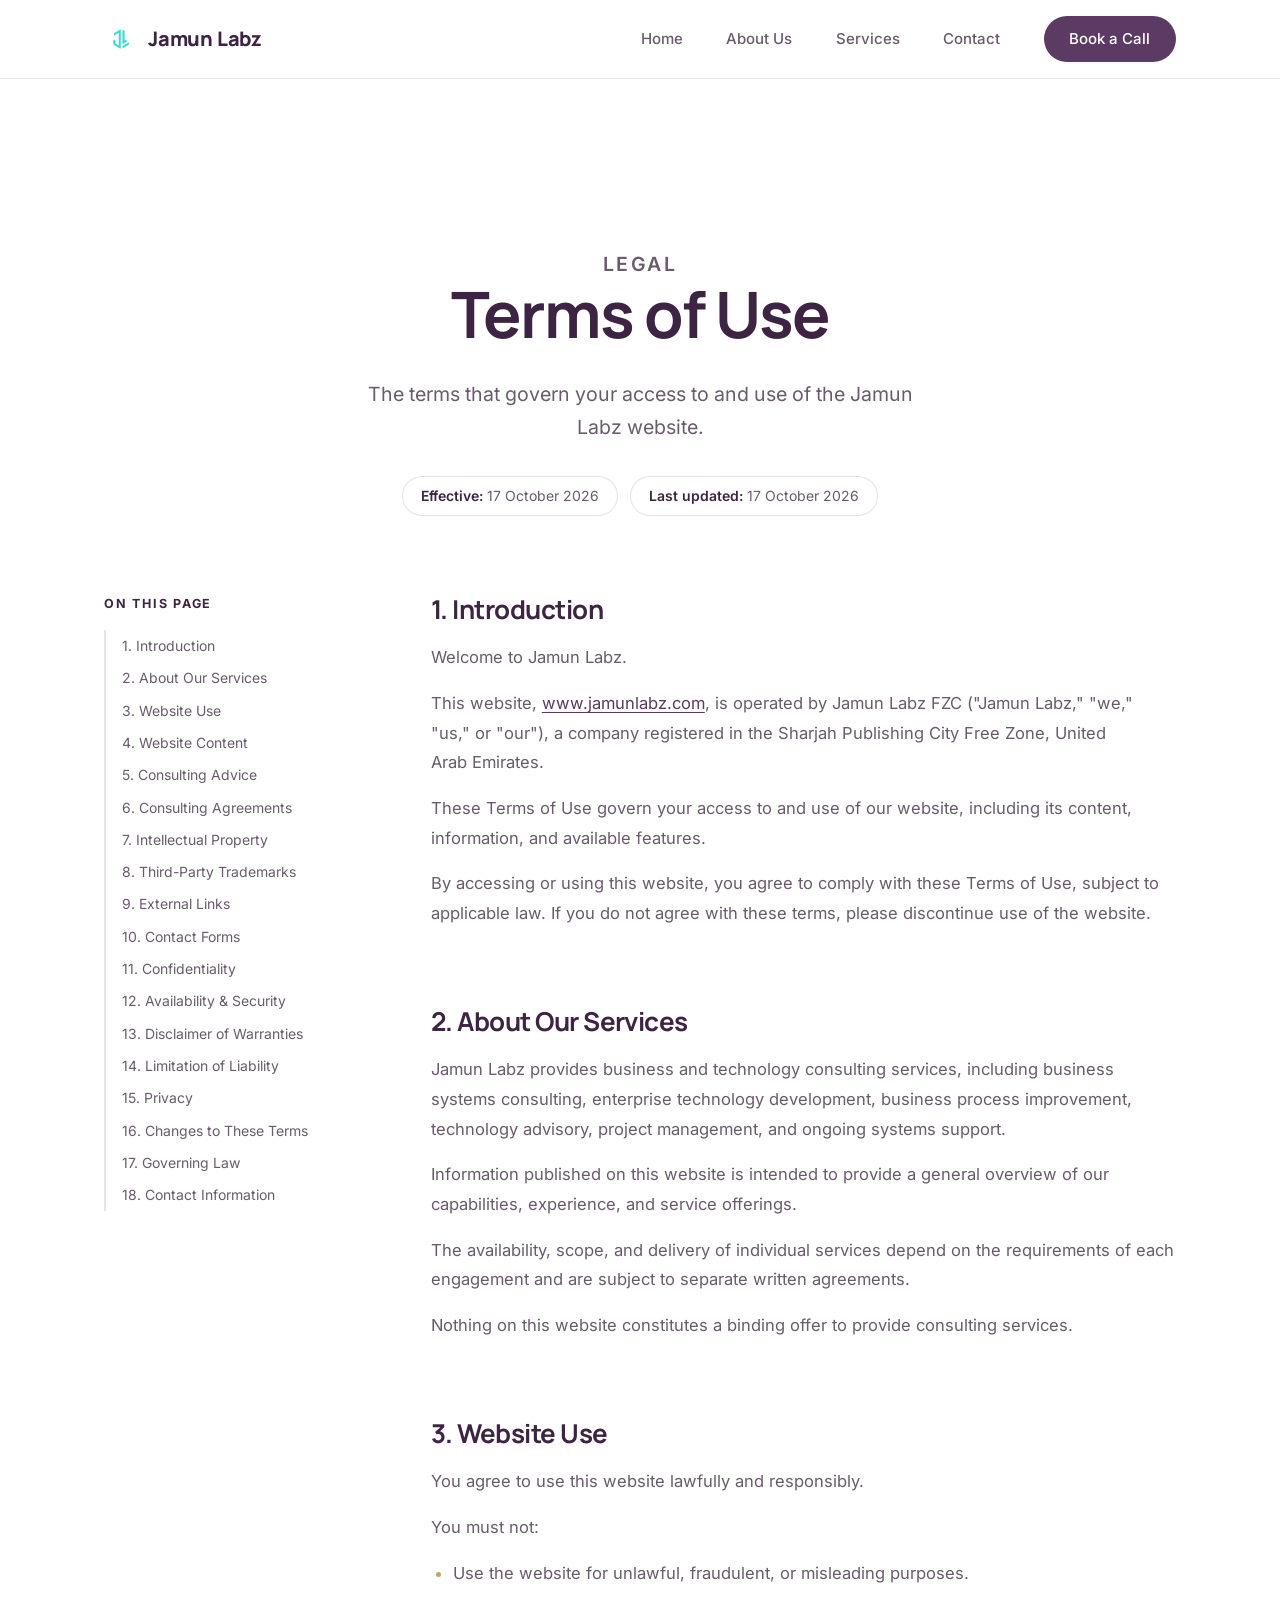
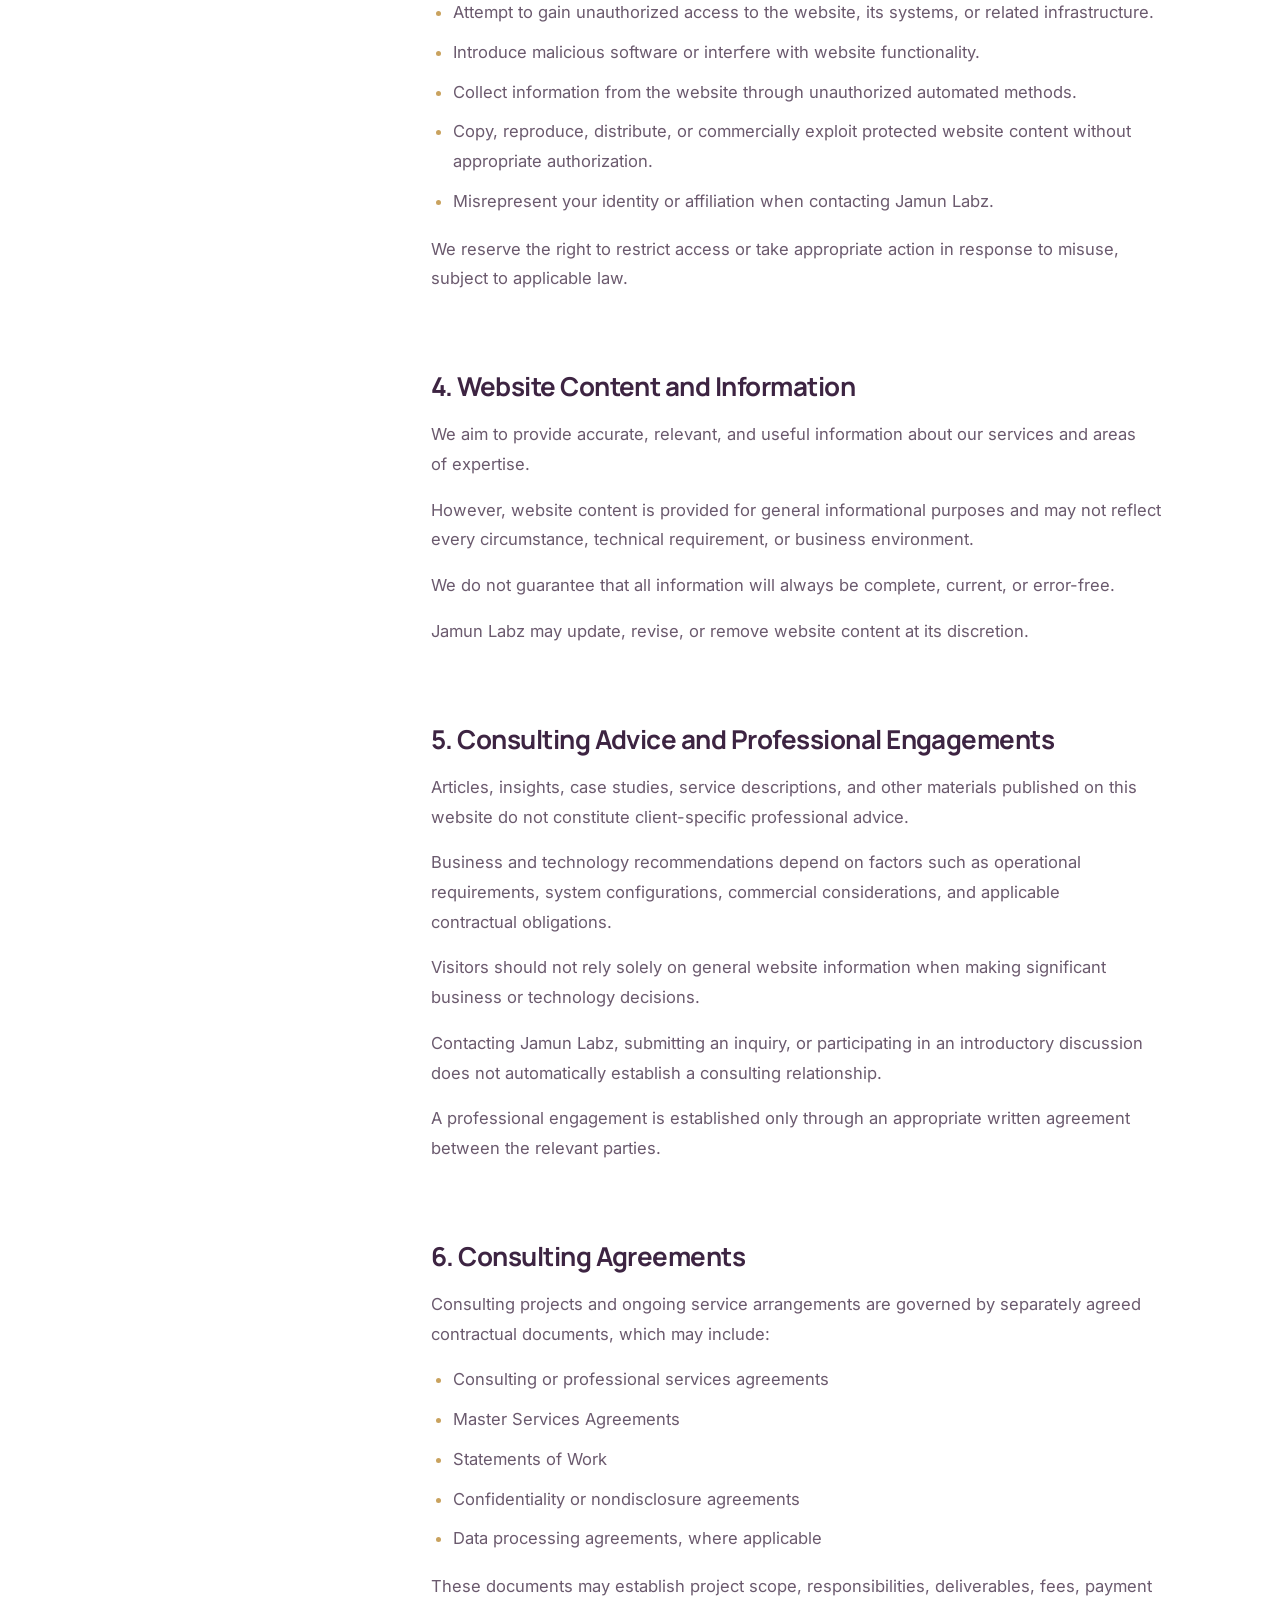
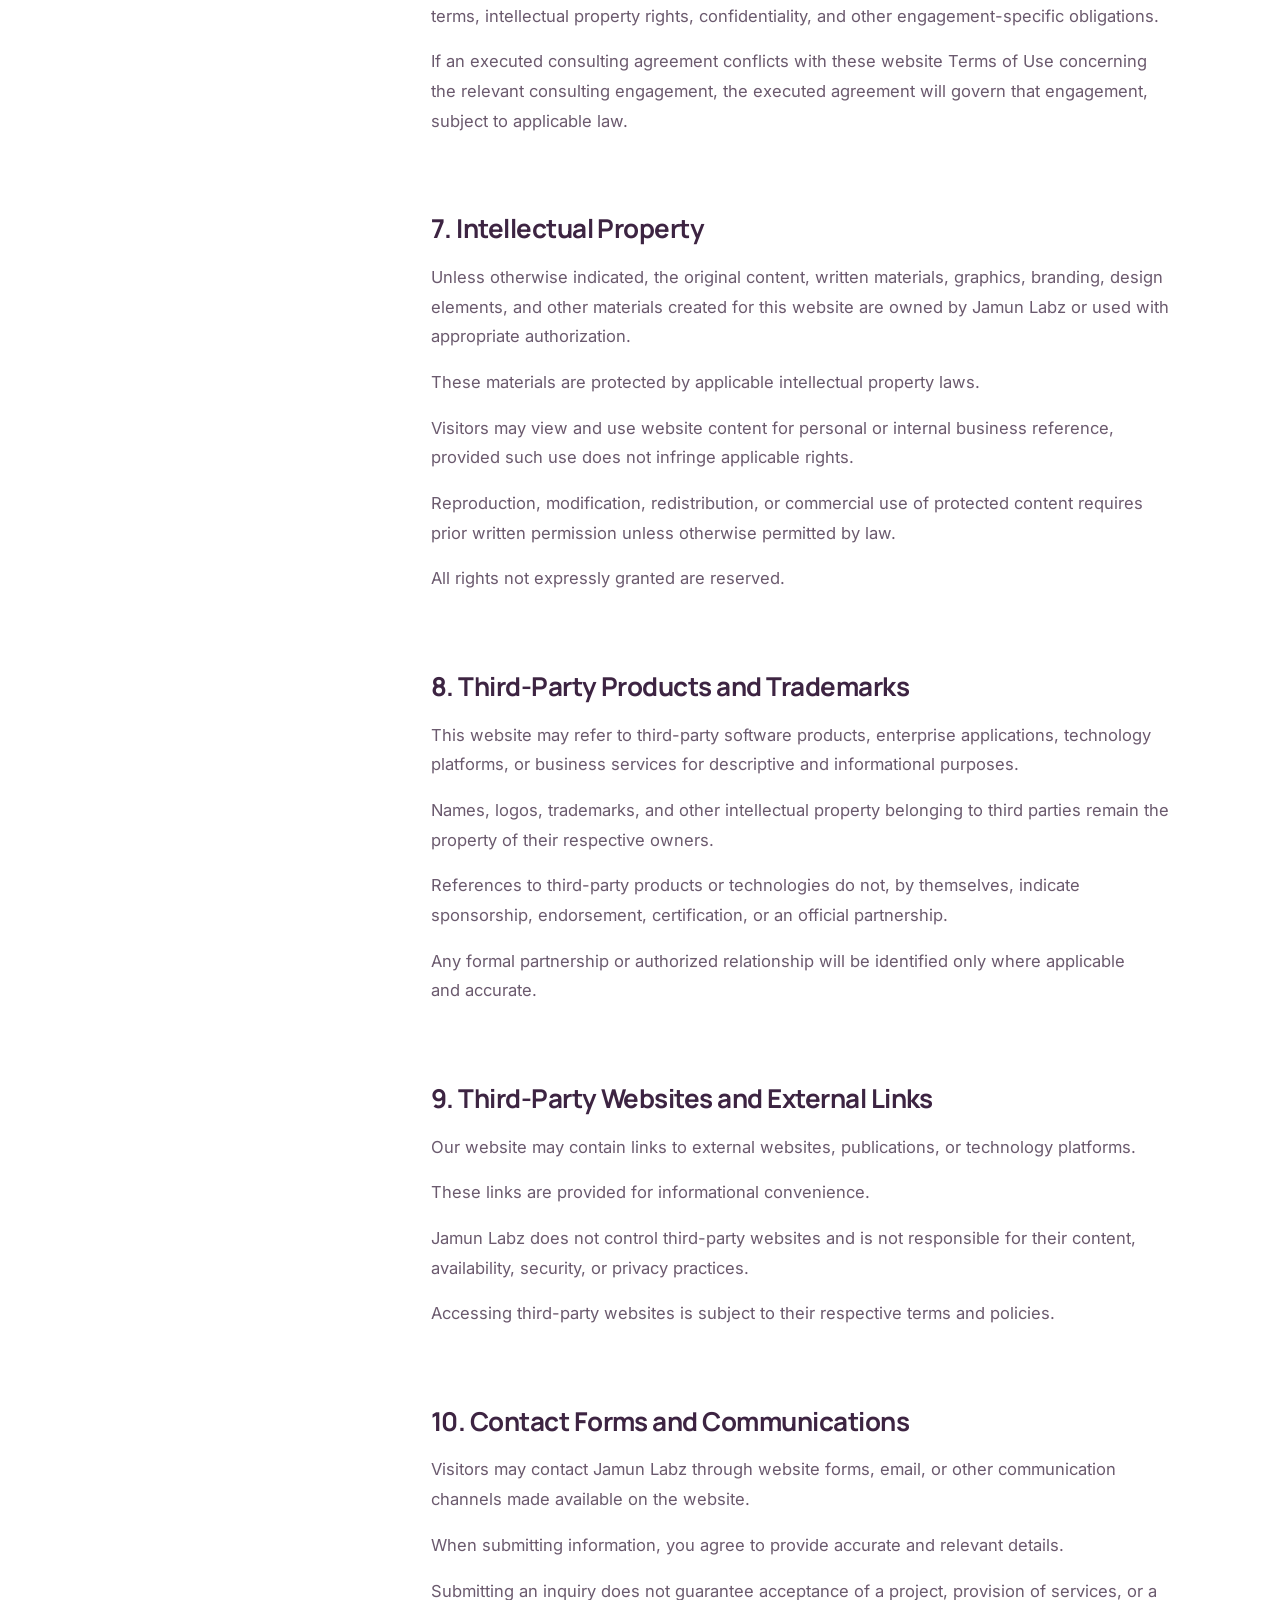
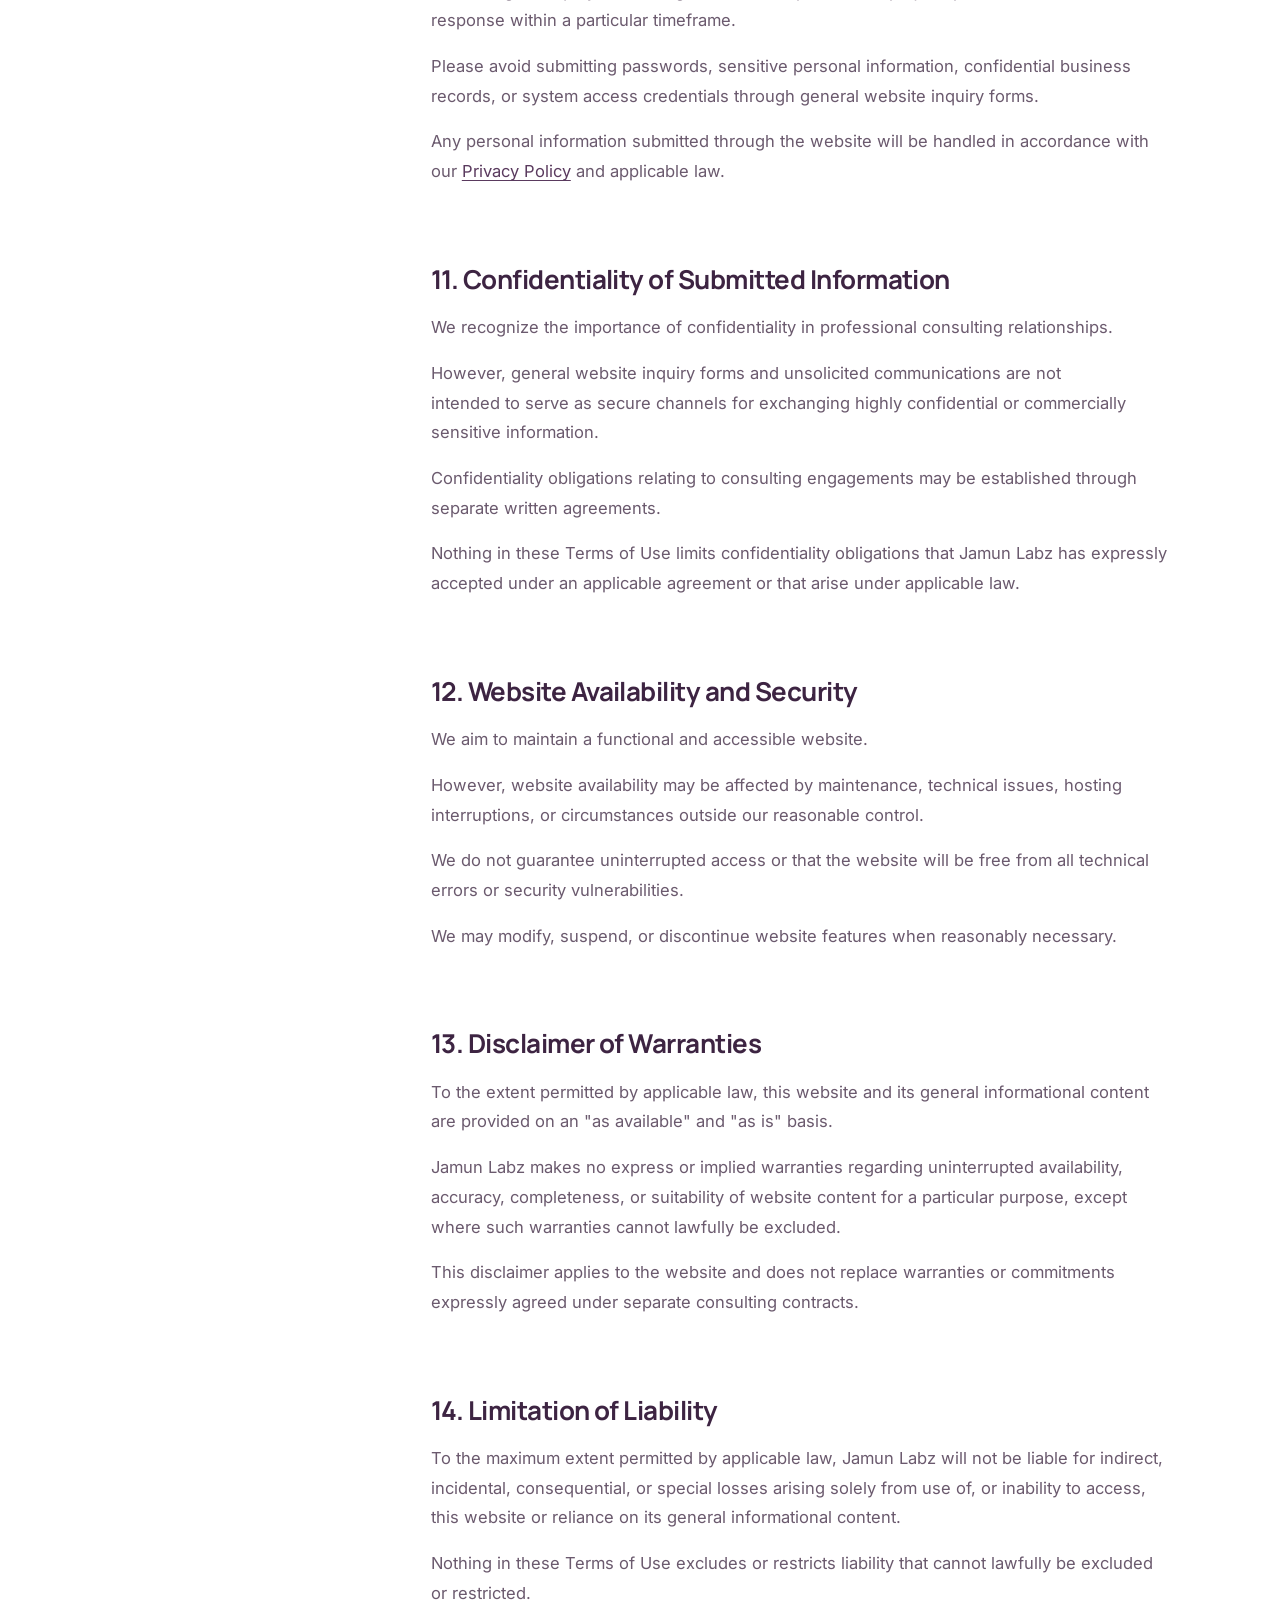
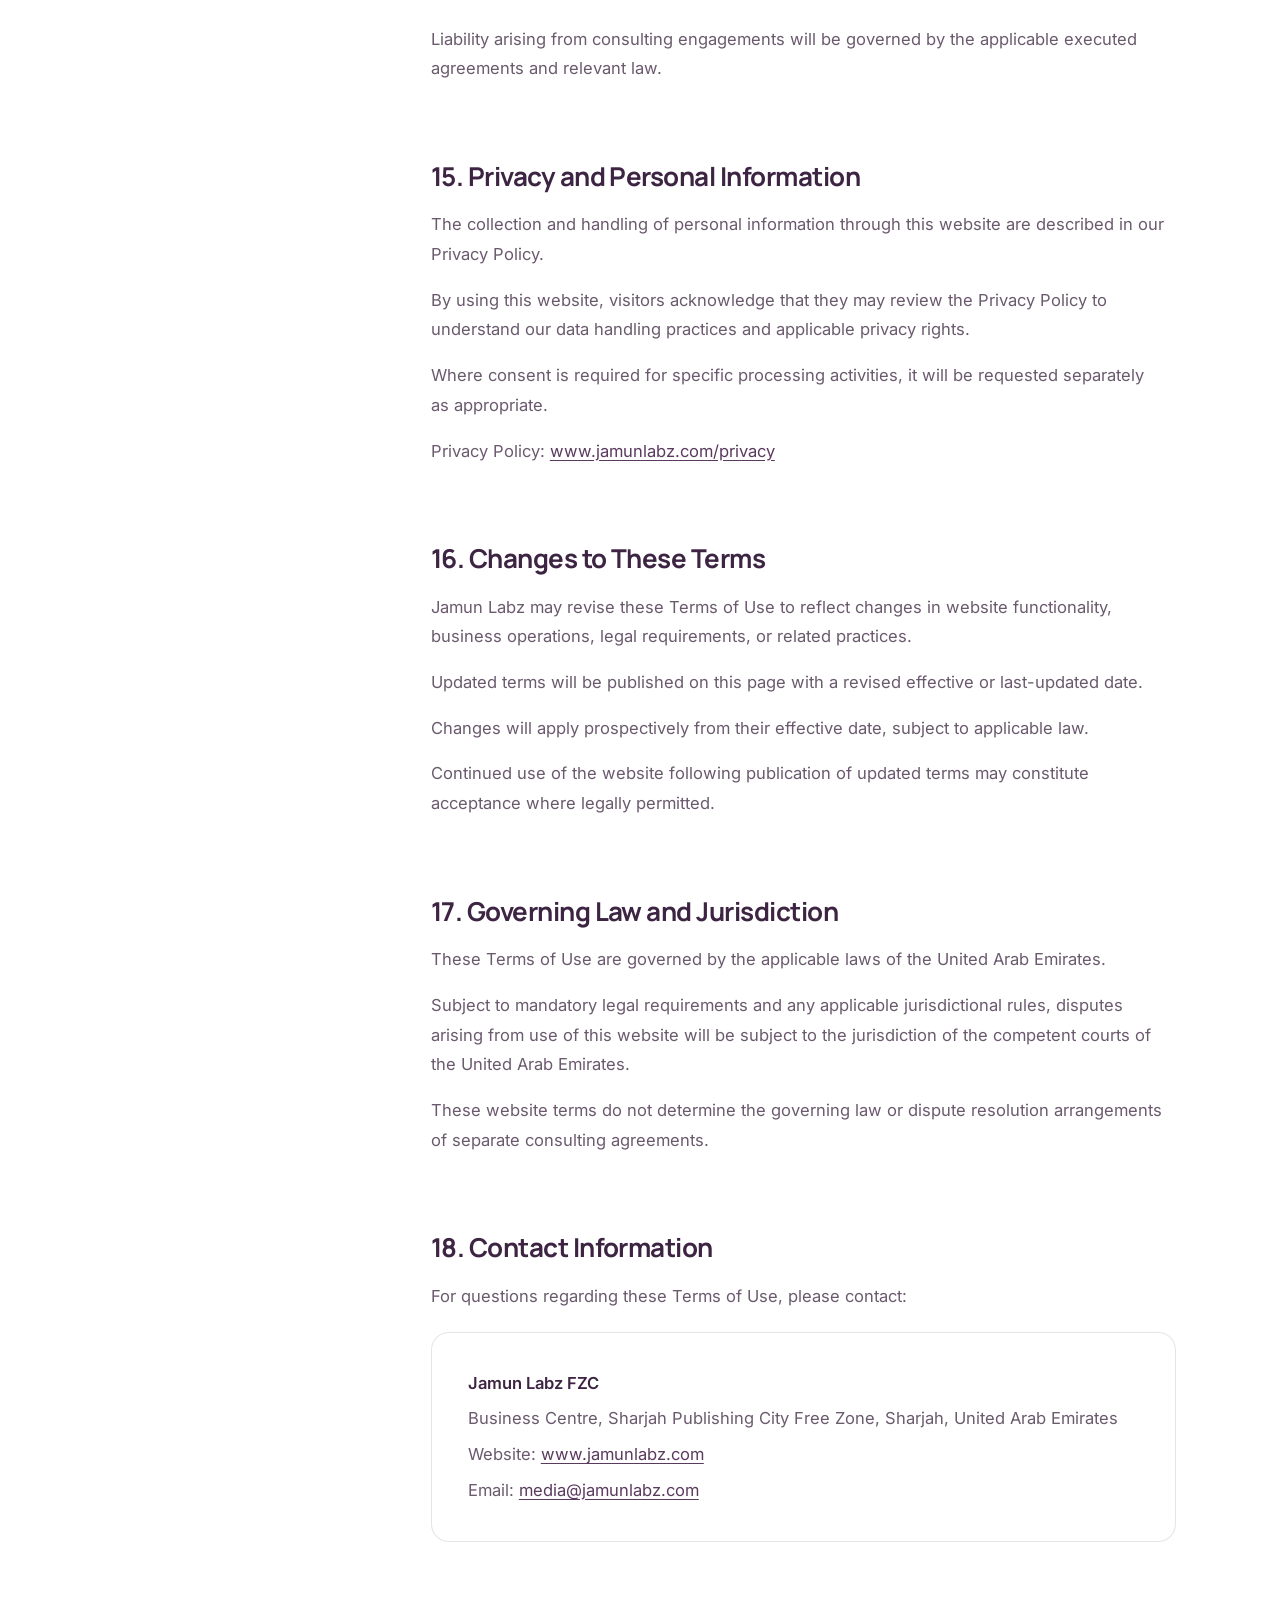
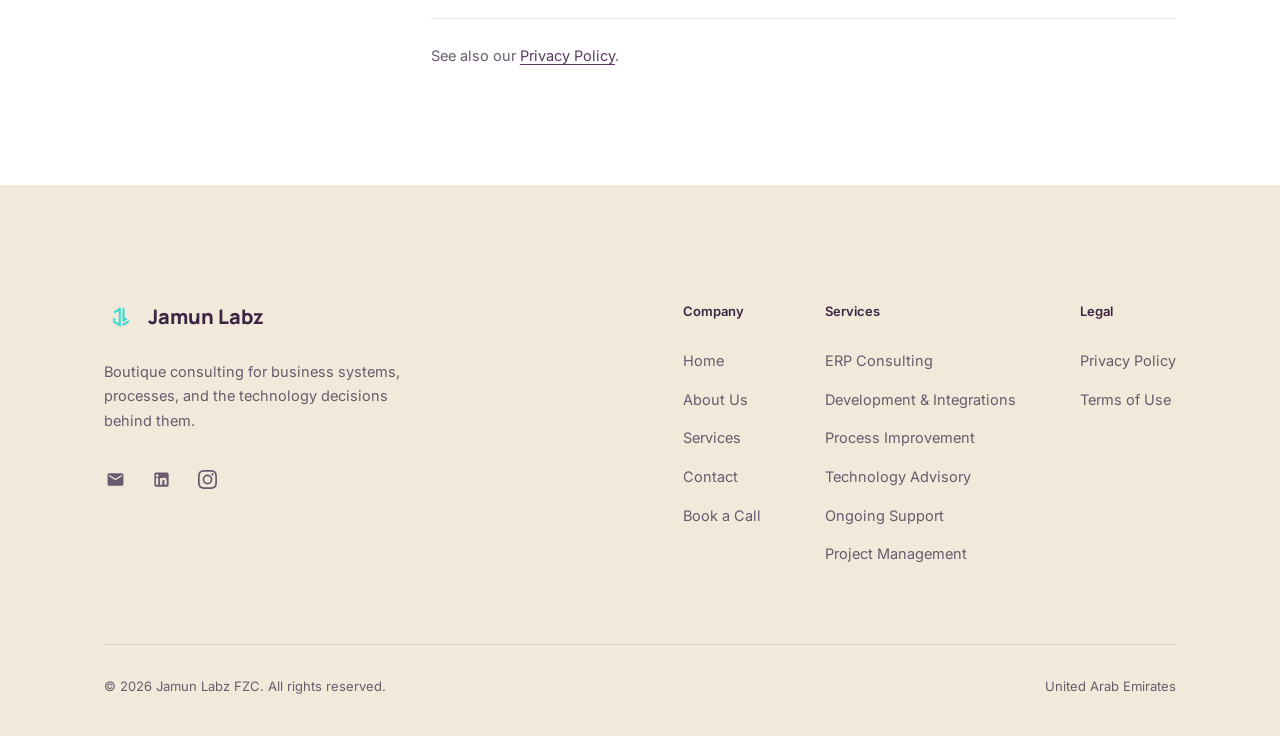
<file: terms.html>
<!DOCTYPE html>
<html lang="en">
<head>
<meta charset="UTF-8">
<meta name="viewport" content="width=device-width, initial-scale=1.0, viewport-fit=cover">
<title>Terms of Use | Jamun Labz</title>
<meta name="description" content="The terms that govern your use of the Jamun Labz website, including content, intellectual property, liability, and how consulting engagements are agreed.">

<!-- SEO -->
<link rel="canonical" href="https://jamunlabz.com/terms">
<meta name="robots" content="index, follow">
<meta name="theme-color" content="#F7F4EE">
<meta property="og:type" content="website">
<meta property="og:site_name" content="Jamun Labz">
<meta property="og:title" content="Terms of Use | Jamun Labz">
<meta property="og:description" content="The terms that govern your use of the Jamun Labz website.">
<meta property="og:url" content="https://jamunlabz.com/terms">
<meta property="og:locale" content="en_US">
<meta property="og:image" content="https://jamunlabz.com/og-image.png?v=3">
<meta property="og:image:type" content="image/png">
<meta property="og:image:width" content="1200">
<meta property="og:image:height" content="630">
<meta property="og:image:alt" content="Jamun Labz — ERP Consulting. Project Management.">
<meta name="twitter:card" content="summary_large_image">
<meta name="twitter:image" content="https://jamunlabz.com/og-image.png?v=3">
<meta name="twitter:title" content="Terms of Use | Jamun Labz">
<meta name="twitter:description" content="The terms that govern your use of the Jamun Labz website.">

<link rel="preload" href="fonts/manrope-v20-latin-700.woff2" as="font" type="font/woff2" crossorigin>
<link rel="preload" href="fonts/inter-v20-latin-regular.woff2" as="font" type="font/woff2" crossorigin>
<link rel="stylesheet" href="styles.css">
<noscript><style>.reveal{opacity:1!important;transform:none!important}</style></noscript>

<link rel="icon" type="image/png" sizes="32x32" href="icons/logo_withoutBG_favicon_32x32.png">
<link rel="icon" type="image/png" sizes="48x48" href="icons/logo_withoutBG_favicon_48x48.png">
</head>
<body>

<!--
  BEFORE PUBLISHING — confirm with your manager:
  1. Effective / last-updated dates (both set to 17 October 2026, matching the Privacy Policy).
  2. Contact email: the draft had "[Insert official company contact email]"; media@jamunlabz.com is used.
-->

<a class="skip-link" href="#main">Skip to content</a>

<header class="site-header">
  <div class="wrap">
    <a href="./" class="brand" aria-label="Jamun Labz home">
      <img src="icons/logo_withoutBG_favicon_48x48.png" alt="" class="brand-mark" width="32" height="32">
      Jamun Labz
    </a>
    <nav class="nav-links" id="site-nav" aria-label="Main">
      <a href="./">Home</a>
      <a href="about.html">About Us</a>
      <a href="services.html">Services</a>
      <a href="contact.html">Contact</a>
      <a href="book_a_call.html" class="nav-cta">Book a Call</a>
    </nav>
    <button class="menu-toggle" aria-label="Open menu" aria-expanded="false" aria-controls="site-nav"><span></span></button>
  </div>
</header>

<main id="main">

  <section class="surface-paper page-header">
    <div class="wrap">
      <p class="eyebrow reveal"><span>Legal</span></p>
      <h1 class="reveal">Terms of Use</h1>
      <p class="reveal">The terms that govern your access to and use of the Jamun Labz website.</p>
      <div class="legal-meta reveal">
        <span><strong>Effective:</strong> 17 October 2026</span>
        <span><strong>Last updated:</strong> 17 October 2026</span>
      </div>
    </div>
  </section>

  <section class="surface-paper section-tight pt-0">
    <div class="wrap">
      <div class="legal-layout">

        <details class="legal-toc">
          <summary>On this page</summary>
          <p class="legal-toc-title">On this page</p>
          <ol>
            <li><a href="#introduction">1. Introduction</a></li>
            <li><a href="#about-our-services">2. About Our Services</a></li>
            <li><a href="#website-use">3. Website Use</a></li>
            <li><a href="#website-content">4. Website Content</a></li>
            <li><a href="#consulting-advice">5. Consulting Advice</a></li>
            <li><a href="#consulting-agreements">6. Consulting Agreements</a></li>
            <li><a href="#intellectual-property">7. Intellectual Property</a></li>
            <li><a href="#third-party-trademarks">8. Third-Party Trademarks</a></li>
            <li><a href="#external-links">9. External Links</a></li>
            <li><a href="#contact-forms">10. Contact Forms</a></li>
            <li><a href="#confidentiality">11. Confidentiality</a></li>
            <li><a href="#availability">12. Availability &amp; Security</a></li>
            <li><a href="#warranties">13. Disclaimer of Warranties</a></li>
            <li><a href="#liability">14. Limitation of Liability</a></li>
            <li><a href="#privacy">15. Privacy</a></li>
            <li><a href="#changes">16. Changes to These Terms</a></li>
            <li><a href="#governing-law">17. Governing Law</a></li>
            <li><a href="#contact">18. Contact Information</a></li>
          </ol>
        </details>

        <article class="legal">

          <h2 id="introduction">1. Introduction</h2>
          <p>Welcome to Jamun Labz.</p>
          <p>This website, <a href="https://jamunlabz.com/">www.jamunlabz.com</a>, is operated by Jamun Labz FZC ("Jamun Labz," "we," "us," or "our"), a company registered in the Sharjah Publishing City Free Zone, United Arab Emirates.</p>
          <p>These Terms of Use govern your access to and use of our website, including its content, information, and available features.</p>
          <p>By accessing or using this website, you agree to comply with these Terms of Use, subject to applicable law. If you do not agree with these terms, please discontinue use of the website.</p>

          <h2 id="about-our-services">2. About Our Services</h2>
          <p>Jamun Labz provides business and technology consulting services, including business systems consulting, enterprise technology development, business process improvement, technology advisory, project management, and ongoing systems support.</p>
          <p>Information published on this website is intended to provide a general overview of our capabilities, experience, and service offerings.</p>
          <p>The availability, scope, and delivery of individual services depend on the requirements of each engagement and are subject to separate written agreements.</p>
          <p>Nothing on this website constitutes a binding offer to provide consulting services.</p>

          <h2 id="website-use">3. Website Use</h2>
          <p>You agree to use this website lawfully and responsibly.</p>
          <p>You must not:</p>
          <ul>
            <li>Use the website for unlawful, fraudulent, or misleading purposes.</li>
            <li>Attempt to gain unauthorized access to the website, its systems, or related infrastructure.</li>
            <li>Introduce malicious software or interfere with website functionality.</li>
            <li>Collect information from the website through unauthorized automated methods.</li>
            <li>Copy, reproduce, distribute, or commercially exploit protected website content without appropriate authorization.</li>
            <li>Misrepresent your identity or affiliation when contacting Jamun Labz.</li>
          </ul>
          <p>We reserve the right to restrict access or take appropriate action in response to misuse, subject to applicable law.</p>

          <h2 id="website-content">4. Website Content and Information</h2>
          <p>We aim to provide accurate, relevant, and useful information about our services and areas of expertise.</p>
          <p>However, website content is provided for general informational purposes and may not reflect every circumstance, technical requirement, or business environment.</p>
          <p>We do not guarantee that all information will always be complete, current, or error-free.</p>
          <p>Jamun Labz may update, revise, or remove website content at its discretion.</p>

          <h2 id="consulting-advice">5. Consulting Advice and Professional Engagements</h2>
          <p>Articles, insights, case studies, service descriptions, and other materials published on this website do not constitute client-specific professional advice.</p>
          <p>Business and technology recommendations depend on factors such as operational requirements, system configurations, commercial considerations, and applicable contractual obligations.</p>
          <p>Visitors should not rely solely on general website information when making significant business or technology decisions.</p>
          <p>Contacting Jamun Labz, submitting an inquiry, or participating in an introductory discussion does not automatically establish a consulting relationship.</p>
          <p>A professional engagement is established only through an appropriate written agreement between the relevant parties.</p>

          <h2 id="consulting-agreements">6. Consulting Agreements</h2>
          <p>Consulting projects and ongoing service arrangements are governed by separately agreed contractual documents, which may include:</p>
          <ul>
            <li>Consulting or professional services agreements</li>
            <li>Master Services Agreements</li>
            <li>Statements of Work</li>
            <li>Confidentiality or nondisclosure agreements</li>
            <li>Data processing agreements, where applicable</li>
          </ul>
          <p>These documents may establish project scope, responsibilities, deliverables, fees, payment terms, intellectual property rights, confidentiality, and other engagement-specific obligations.</p>
          <p>If an executed consulting agreement conflicts with these website Terms of Use concerning the relevant consulting engagement, the executed agreement will govern that engagement, subject to applicable law.</p>

          <h2 id="intellectual-property">7. Intellectual Property</h2>
          <p>Unless otherwise indicated, the original content, written materials, graphics, branding, design elements, and other materials created for this website are owned by Jamun Labz or used with appropriate authorization.</p>
          <p>These materials are protected by applicable intellectual property laws.</p>
          <p>Visitors may view and use website content for personal or internal business reference, provided such use does not infringe applicable rights.</p>
          <p>Reproduction, modification, redistribution, or commercial use of protected content requires prior written permission unless otherwise permitted by law.</p>
          <p>All rights not expressly granted are reserved.</p>

          <h2 id="third-party-trademarks">8. Third-Party Products and Trademarks</h2>
          <p>This website may refer to third-party software products, enterprise applications, technology platforms, or business services for descriptive and informational purposes.</p>
          <p>Names, logos, trademarks, and other intellectual property belonging to third parties remain the property of their respective owners.</p>
          <p>References to third-party products or technologies do not, by themselves, indicate sponsorship, endorsement, certification, or an official partnership.</p>
          <p>Any formal partnership or authorized relationship will be identified only where applicable and accurate.</p>

          <h2 id="external-links">9. Third-Party Websites and External Links</h2>
          <p>Our website may contain links to external websites, publications, or technology platforms.</p>
          <p>These links are provided for informational convenience.</p>
          <p>Jamun Labz does not control third-party websites and is not responsible for their content, availability, security, or privacy practices.</p>
          <p>Accessing third-party websites is subject to their respective terms and policies.</p>

          <h2 id="contact-forms">10. Contact Forms and Communications</h2>
          <p>Visitors may contact Jamun Labz through website forms, email, or other communication channels made available on the website.</p>
          <p>When submitting information, you agree to provide accurate and relevant details.</p>
          <p>Submitting an inquiry does not guarantee acceptance of a project, provision of services, or a response within a particular timeframe.</p>
          <p>Please avoid submitting passwords, sensitive personal information, confidential business records, or system access credentials through general website inquiry forms.</p>
          <p>Any personal information submitted through the website will be handled in accordance with our <a href="privacy.html">Privacy Policy</a> and applicable law.</p>

          <h2 id="confidentiality">11. Confidentiality of Submitted Information</h2>
          <p>We recognize the importance of confidentiality in professional consulting relationships.</p>
          <p>However, general website inquiry forms and unsolicited communications are not intended to serve as secure channels for exchanging highly confidential or commercially sensitive information.</p>
          <p>Confidentiality obligations relating to consulting engagements may be established through separate written agreements.</p>
          <p>Nothing in these Terms of Use limits confidentiality obligations that Jamun Labz has expressly accepted under an applicable agreement or that arise under applicable law.</p>

          <h2 id="availability">12. Website Availability and Security</h2>
          <p>We aim to maintain a functional and accessible website.</p>
          <p>However, website availability may be affected by maintenance, technical issues, hosting interruptions, or circumstances outside our reasonable control.</p>
          <p>We do not guarantee uninterrupted access or that the website will be free from all technical errors or security vulnerabilities.</p>
          <p>We may modify, suspend, or discontinue website features when reasonably necessary.</p>

          <h2 id="warranties">13. Disclaimer of Warranties</h2>
          <p>To the extent permitted by applicable law, this website and its general informational content are provided on an "as available" and "as is" basis.</p>
          <p>Jamun Labz makes no express or implied warranties regarding uninterrupted availability, accuracy, completeness, or suitability of website content for a particular purpose, except where such warranties cannot lawfully be excluded.</p>
          <p>This disclaimer applies to the website and does not replace warranties or commitments expressly agreed under separate consulting contracts.</p>

          <h2 id="liability">14. Limitation of Liability</h2>
          <p>To the maximum extent permitted by applicable law, Jamun Labz will not be liable for indirect, incidental, consequential, or special losses arising solely from use of, or inability to access, this website or reliance on its general informational content.</p>
          <p>Nothing in these Terms of Use excludes or restricts liability that cannot lawfully be excluded or restricted.</p>
          <p>Liability arising from consulting engagements will be governed by the applicable executed agreements and relevant law.</p>

          <h2 id="privacy">15. Privacy and Personal Information</h2>
          <p>The collection and handling of personal information through this website are described in our Privacy Policy.</p>
          <p>By using this website, visitors acknowledge that they may review the Privacy Policy to understand our data handling practices and applicable privacy rights.</p>
          <p>Where consent is required for specific processing activities, it will be requested separately as appropriate.</p>
          <p>Privacy Policy: <a href="privacy.html">www.jamunlabz.com/privacy</a></p>

          <h2 id="changes">16. Changes to These Terms</h2>
          <p>Jamun Labz may revise these Terms of Use to reflect changes in website functionality, business operations, legal requirements, or related practices.</p>
          <p>Updated terms will be published on this page with a revised effective or last-updated date.</p>
          <p>Changes will apply prospectively from their effective date, subject to applicable law.</p>
          <p>Continued use of the website following publication of updated terms may constitute acceptance where legally permitted.</p>

          <h2 id="governing-law">17. Governing Law and Jurisdiction</h2>
          <p>These Terms of Use are governed by the applicable laws of the United Arab Emirates.</p>
          <p>Subject to mandatory legal requirements and any applicable jurisdictional rules, disputes arising from use of this website will be subject to the jurisdiction of the competent courts of the United Arab Emirates.</p>
          <p>These website terms do not determine the governing law or dispute resolution arrangements of separate consulting agreements.</p>

          <h2 id="contact">18. Contact Information</h2>
          <p>For questions regarding these Terms of Use, please contact:</p>
          <div class="legal-contact">
            <p><strong>Jamun Labz FZC</strong></p>
            <p>Business Centre, Sharjah Publishing City Free Zone, Sharjah, United Arab Emirates</p>
            <p>Website: <a href="https://jamunlabz.com/">www.jamunlabz.com</a></p>
            <p>Email: <a href="mailto:media@jamunlabz.com">media@jamunlabz.com</a></p>
          </div>

          <p class="legal-end">See also our <a href="privacy.html">Privacy Policy</a>.</p>
        </article>

      </div>
    </div>
  </section>

</main>

<footer class="site-footer">
  <div class="wrap">
    <div class="footer-top">
      <div>
        <a href="./" class="footer-brand">
          <img src="icons/logo_withoutBG_favicon_48x48.png" alt="" class="brand-mark" width="32" height="32">
          Jamun Labz
        </a>
        <p class="footer-tag">Boutique consulting for business systems, processes, and the technology decisions behind them.</p>
        <div class="social-links">
         
          <a data-copy-email="media@jamunlabz.com" href="mailto:media@jamunlabz.com" aria-label="Email Jamun Labz">
            <svg viewBox="0 0 24 24" aria-hidden="true"><path d="M20 4H4c-1.1 0-2 .9-2 2v12c0 1.1.9 2 2 2h16c1.1 0 2-.9 2-2V6c0-1.1-.9-2-2-2zm0 4-8 5-8-5V6l8 5 8-5v2z"/></svg>
          </a>
          <a href="https://www.linkedin.com/company/jamun-labz/" target="_blank" rel="noopener noreferrer" aria-label="Jamun Labz on LinkedIn">
            <svg viewBox="0 0 24 24" aria-hidden="true"><path d="M19 3a2 2 0 0 1 2 2v14a2 2 0 0 1-2 2H5a2 2 0 0 1-2-2V5a2 2 0 0 1 2-2h14m-.5 15.5v-5.3a3.26 3.26 0 0 0-3.26-3.26c-.85 0-1.84.52-2.28 1.3v-1.11h-2.79v8.37h2.79v-4.93c0-.77.62-1.4 1.39-1.4a1.4 1.4 0 0 1 1.4 1.4v4.93h2.75M6.46 8.76a1.64 1.64 0 1 0 0-3.28 1.64 1.64 0 0 0 0 3.28m1.4 9.74v-8.37H5.06v8.37h2.8z"/></svg>
          </a>
          <a href="https://www.instagram.com/jamunlabz/" target="_blank" rel="noopener noreferrer" aria-label="Jamun Labz on Instagram">
            <svg viewBox="0 0 24 24" aria-hidden="true"><path d="M12 2.163c3.204 0 3.584.012 4.85.07 3.252.148 4.771 1.691 4.919 4.919.058 1.265.069 1.645.069 4.849 0 3.205-.012 3.584-.069 4.849-.149 3.225-1.664 4.771-4.919 4.919-1.266.058-1.644.07-4.85.07-3.204 0-3.584-.012-4.849-.07-3.26-.149-4.771-1.699-4.919-4.92-.058-1.265-.07-1.644-.07-4.849 0-3.204.013-3.583.07-4.849.149-3.227 1.664-4.771 4.919-4.919 1.266-.057 1.645-.069 4.849-.069zm0-2.163c-3.259 0-3.667.014-4.947.072-4.358.2-6.78 2.618-6.98 6.98-.059 1.281-.073 1.689-.073 4.948 0 3.259.014 3.668.072 4.948.2 4.358 2.618 6.78 6.98 6.98 1.281.058 1.689.072 4.948.072 3.259 0 3.668-.014 4.948-.072 4.354-.2 6.782-2.618 6.979-6.98.059-1.28.073-1.689.073-4.948 0-3.259-.014-3.667-.072-4.947-.196-4.354-2.617-6.78-6.979-6.98-1.281-.059-1.69-.073-4.949-.073zm0 5.838a6.162 6.162 0 1 0 0 12.324 6.162 6.162 0 0 0 0-12.324zm0 10.162a3.999 3.999 0 1 1 0-7.998 3.999 3.999 0 0 1 0 7.998zm6.406-11.845a1.44 1.44 0 1 0 0 2.881 1.44 1.44 0 0 0 0-2.881z"/></svg>
          </a>
         
        </div>
      </div>
      <div class="footer-cols">
        <div class="footer-col">
          <h2>Company</h2>
          <a href="./">Home</a>
          <a href="about.html">About Us</a>
          <a href="services.html">Services</a>
          <a href="contact.html">Contact</a>
          <a href="book_a_call.html">Book a Call</a>
        </div>
        <div class="footer-col">
          <h2>Services</h2>
          <a href="services.html#erp-consulting">ERP Consulting</a>
          <a href="services.html#development-integrations">Development &amp; Integrations</a>
          <a href="services.html#process-improvement">Process Improvement</a>
          <a href="services.html#technology-advisory">Technology Advisory</a>
          <a href="services.html#ongoing-support">Ongoing Support</a>
          <a href="services.html#project-management">Project Management</a>
        </div>
        <div class="footer-col">
          <h2>Legal</h2>
          <a href="privacy.html">Privacy Policy</a>
          <a href="terms.html">Terms of Use</a>
        </div>
      </div>
    </div>
    <div class="footer-bottom">
      <span>&copy; 2026 Jamun Labz FZC. All rights reserved.</span>
      <span>United Arab Emirates</span>
    </div>
  </div>
</footer>

<script src="script.js"></script>
</body>
</html>
</file>
<file: styles.css>
/* ==========================================================================
   Jamun Labz — Design System
   Palette: "Cream & Brass" — Jamun Plum, Brass, Soft Sage on Paper/Cream
   Type: Manrope (display) + Inter (body)
   ========================================================================== */

/* ---------- Fonts (self-hosted) ---------- */
@font-face{ font-display: swap; font-family: 'Inter'; font-style: normal; font-weight: 400; src: url('fonts/inter-v20-latin-regular.woff2') format('woff2'); }
@font-face{ font-display: swap; font-family: 'Inter'; font-style: normal; font-weight: 500; src: url('fonts/inter-v20-latin-500.woff2') format('woff2'); }
@font-face{ font-display: swap; font-family: 'Inter'; font-style: normal; font-weight: 600; src: url('fonts/inter-v20-latin-600.woff2') format('woff2'); }
@font-face{ font-display: swap; font-family: 'Inter'; font-style: normal; font-weight: 700; src: url('fonts/inter-v20-latin-700.woff2') format('woff2'); }
@font-face{ font-display: swap; font-family: 'Manrope'; font-style: normal; font-weight: 600; src: url('fonts/manrope-v20-latin-600.woff2') format('woff2'); }
@font-face{ font-display: swap; font-family: 'Manrope'; font-style: normal; font-weight: 700; src: url('fonts/manrope-v20-latin-700.woff2') format('woff2'); }
@font-face{ font-display: swap; font-family: 'Manrope'; font-style: normal; font-weight: 800; src: url('fonts/manrope-v20-latin-800.woff2') format('woff2'); }

:root{
  --ink: #5A3A5E;            /* Jamun Plum — buttons, active nav, brand colour */
  --ink-soft: #6B5A6E;
  --paper: #FFFFFF;
  --paper-dim: #F1E9DA;      /*Cream */
  --white: #FFFFFF;         /* Ivory White — cards */
  --line-on-paper: rgba(61,36,66,0.12);
  --line-on-ink: rgba(61,36,66,0.14);

  --accent: #8A6A2E;         /* Brass Deep — readable brass text */
  --accent-bright: #C9A25E;  /* Brass — decorative */
  --accent-deep: #3D2442;    /* Plum Ink — hover of plum buttons */

  --text-ink: #3D2442;
  --text-ink-soft: #6B5A6E;
  --text-paper: #3D2442;
  --text-paper-soft: #6B5A6E;

  --band: #EFE8F0;           /* Plum Tint — alternate sections */
  --band-deep: #E4DBE6;
  --footer-bg: #F1E9DA;
  --sage: #9CCBB8;

  --radius-lg: 28px;
  --radius-md: 18px;
  --radius-sm: 10px;

  --ease: cubic-bezier(0.22, 1, 0.36, 1);
  --dur: 0.7s;

  --max: 1200px;

  --champagne: #C9A25E;
  --glass-dark: #FFFEF7;
  --glass-dark-border: #E4DBE6;
  --fog-muted: #3D2442;
  --font-head: 'Manrope', -apple-system, BlinkMacSystemFont, 'Segoe UI', sans-serif;
  --font-body: 'Inter', -apple-system, BlinkMacSystemFont, 'Segoe UI', sans-serif;

  /* ---------- Spacing scale (fluid, phone → desktop) ----------
     Change these few values to make the whole site tighter or airier. */
  --header-h: 78px;
  --gutter: clamp(20px, 5.5vw, 64px);
  --space-section: clamp(96px, 12vw, 192px);
  --space-section-tight: clamp(72px, 9vw, 144px);
  --space-head: clamp(44px, 6vw, 88px);
}

@media (min-width: 1600px){
  :root{ --max: 1320px; }
}

/* phones held sideways */
@media (max-height: 520px) and (orientation: landscape){
  :root{
    --header-h: 60px;
    --space-section: 64px;
    --space-section-tight: 48px;
  }
}

*, *::before, *::after{ box-sizing: border-box; }

html{
  scroll-behavior: smooth;
  scroll-padding-top: calc(var(--header-h) + 24px);
  -webkit-text-size-adjust: 100%;
  text-size-adjust: 100%;
}

/* remove the blue flash Chrome shows on tap (mobile) */
html{ -webkit-tap-highlight-color: transparent; }

@media (prefers-reduced-motion: reduce){
  html{ scroll-behavior: auto; }
  *{ animation-duration: 0.01ms !important; animation-iteration-count: 1 !important; transition-duration: 0.01ms !important; }
}

body{
  margin: 0;
  background: var(--paper);
  color: var(--text-ink);
  font-family: var(--font-body);
  font-size: 17px;
  line-height: 1.7;
  -webkit-font-smoothing: antialiased;
  -moz-osx-font-smoothing: grayscale;
  overflow-x: hidden;
}

@media (min-width: 1600px){ body{ font-size: 18px; } }
@media (max-width: 720px){ body{ font-size: 16px; } }

h1, h2, h3, h4{
  font-family: var(--font-head);
  font-weight: 700;
  letter-spacing: -0.02em;
  margin: 0;
  color: inherit;
  text-wrap: balance;
  overflow-wrap: break-word;
}

p{ margin: 0; text-wrap: pretty; }
a{ color: inherit; text-decoration: none; }
img, svg{ display: block; max-width: 100%; }
img{ height: auto; }
button{ font-family: inherit; cursor: pointer; }

::selection{ background: var(--ink); color: var(--paper); }

:focus-visible{
  outline: 2px solid var(--ink);
  outline-offset: 3px;
  border-radius: 4px;
}

.wrap{
  max-width: var(--max);
  margin: 0 auto;
  padding-left: max(var(--gutter), env(safe-area-inset-left));
  padding-right: max(var(--gutter), env(safe-area-inset-right));
}

/* keyboard users can jump straight past the header */
.skip-link{
  position: absolute;
  left: 16px;
  top: -80px;
  z-index: 200;
  padding: 12px 20px;
  border-radius: 100px;
  background: var(--ink);
  color: var(--paper);
  font-size: 14.5px;
  font-weight: 600;
  transition: top 0.25s var(--ease);
}
.skip-link:focus{ top: 12px; }

/* ---------- Section surfaces ---------- */
.surface-paper{ background: var(--white); color: var(--text-ink); }
.surface-ink{ background: var(--band); color: var(--text-paper); }

section{ position: relative; }

/* ---------- Header / nav ---------- */
.site-header{
  position: sticky;
  top: 0;
  z-index: 100;
  background: rgba(255,255,255,0.85);
  backdrop-filter: blur(16px) saturate(140%);
  -webkit-backdrop-filter: blur(16px) saturate(140%);
  border-bottom: 1px solid var(--line-on-paper);
}

.site-header .wrap{
  display: flex;
  align-items: center;
  justify-content: space-between;
  height: var(--header-h);
}

.brand{
  font-family: var(--font-head);
  font-weight: 800;
  font-size: 20px;
  letter-spacing: -0.01em;
  display: flex;
  align-items: center;
  gap: 12px;
  white-space: nowrap;
}

.brand-mark{
  width: 32px;
  height: 32px;
  object-fit: contain;
  flex-shrink: 0;
  image-rendering: -webkit-optimize-contrast;
  transition: transform 0.3s var(--ease);
}

.brand:hover .brand-mark{ transform: translateY(-1px) scale(1.04); }

.nav-links{
  display: flex;
  align-items: center;
  gap: clamp(28px, 3.4vw, 52px);
}

.nav-links a{
  font-size: 15px;
  font-weight: 500;
  line-height: 24px;
  color: var(--text-ink-soft);
  transition: color 0.35s var(--ease);
  position: relative;
}

.nav-links a:hover{ color: var(--text-ink); }
.nav-links a.active{ color: var(--text-ink); }

.nav-links a.active::after{
  content: "";
  position: absolute;
  left: 0; right: 0;
  bottom: calc((24px - var(--header-h)) / 2);
  height: 2px;
  background: var(--ink);
}

.nav-links a.nav-cta.active::after{ display: none; }

.nav-cta{
  background: var(--ink);
  color: var(--white) !important;
  padding: 11px 22px;
  border-radius: 100px;
  font-size: 14.5px;
  font-weight: 600;
  transition: transform 0.45s var(--ease), box-shadow 0.45s var(--ease), background 0.45s var(--ease);
  display: inline-block;
}

.nav-cta:hover{
  background: var(--accent-deep);
  transform: translateY(-1px);
  box-shadow: 0 8px 22px rgba(90,58,94,0.30);
}

.menu-toggle{
  display: none;
  width: 44px;
  height: 44px;
  margin-right: -10px;
  border: none;
  background: none;
  align-items: center;
  justify-content: center;
  -webkit-tap-highlight-color: transparent;
}

.menu-toggle span, .menu-toggle span::before, .menu-toggle span::after{
  content: "";
  display: block;
  width: 20px;
  height: 1.5px;
  background: var(--ink);
  position: relative;
  transition: all 0.3s var(--ease);
}

.menu-toggle span::before{ position: absolute; top: -6px; }
.menu-toggle span::after{ position: absolute; top: 6px; }

.menu-toggle[aria-expanded="true"] span{ background: transparent; }
.menu-toggle[aria-expanded="true"] span::before{ top: 0; transform: rotate(45deg); }
.menu-toggle[aria-expanded="true"] span::after{ top: 0; transform: rotate(-45deg); }

@media (max-width: 860px){
  .nav-links{
    position: fixed;
    top: var(--header-h); left: 0; right: 0;
    max-height: calc(100vh - var(--header-h));
    max-height: calc(100dvh - var(--header-h));
    overflow-y: auto;
    overscroll-behavior: contain;
    background: #FFFFFF;
    box-shadow: 0 18px 40px rgba(61,36,66,0.12);
    flex-direction: column;
    align-items: flex-start;
    gap: 0;
    padding: 8px max(var(--gutter), env(safe-area-inset-right)) 28px max(var(--gutter), env(safe-area-inset-left));
    border-bottom: 1px solid var(--line-on-paper);
    transform: translateY(-8px);
    opacity: 0;
    visibility: hidden;
    pointer-events: none;
    transition: transform 0.35s var(--ease), opacity 0.35s var(--ease), visibility 0s linear 0.35s;
  }
  .nav-links.open{
    transform: translateY(0);
    opacity: 1;
    visibility: visible;
    pointer-events: auto;
    transition-delay: 0s;
  }
  .nav-links a{
    width: 100%;
    font-size: 16px;
    padding: 16px 0;
    border-bottom: 1px solid var(--line-on-paper);
  }
  .nav-links a.active::after{ display: none; }
  .nav-links .nav-cta{ margin-top: 14px; text-align: center; }
  .menu-toggle{ display: flex; }
}

/* ---------- Reveal-on-scroll ---------- */
.reveal{
  opacity: 0;
  transform: translateY(28px);
  transition: opacity 0.9s var(--ease), transform 0.9s var(--ease);
}
.reveal.is-visible{ opacity: 1; transform: translateY(0); }

/* ---------- Eyebrow / labels ---------- */
.kicker{
  font-size: 14px;
  font-weight: 600;
  color: var(--accent);
  margin-bottom: 18px;
  display: block;
}
.surface-ink .kicker{ color: var(--ink); }

.eyebrow{
  display: flex;
  flex-wrap: wrap;
  justify-content: center;
  align-items: center;
  margin: 0 0 clamp(22px, 2.6vw, 34px);
  font-size: 13px;
  font-weight: 600;
  line-height: 1.5;
  letter-spacing: 0.12em;
  text-transform: uppercase;
  color: var(--accent);
}
.eyebrow span{ display: inline-flex; align-items: center; }
.eyebrow span + span::before{
  content: "";
  width: 4px;
  height: 4px;
  border-radius: 50%;
  background: var(--accent-bright);
  margin: 0 16px;
}

@media (max-width: 560px){
  .eyebrow{ flex-direction: column; gap: 6px; font-size: 12px; letter-spacing: 0.1em; }
  .eyebrow span + span::before{ display: none; }
}

/* ---------- Buttons ---------- */
.btn{
  display: inline-flex;
  align-items: center;
  justify-content: center;
  text-align: center;
  gap: 10px;
  min-height: 52px;
  padding: 15px 34px;
  border-radius: 100px;
  font-size: 15.5px;
  font-weight: 600;
  line-height: 1.3;
  border: none;
  -webkit-tap-highlight-color: transparent;
  transition: transform 0.45s var(--ease), box-shadow 0.45s var(--ease), background 0.45s var(--ease), color 0.45s var(--ease), border-color 0.45s var(--ease);
}

.btn svg{ width: 16px; height: 16px; flex: none; transition: transform 0.45s var(--ease); }
.btn:hover svg{ transform: translateX(3px); }

.btn-primary{ background: var(--ink); color: var(--white); }
.btn-primary:hover{
  background: var(--accent-deep);
  transform: translateY(-2px) scale(1.015);
  box-shadow: 0 14px 30px rgba(90,58,94,0.28);
}

.surface-ink .btn-primary{ background: var(--ink); color: var(--white); }
.surface-ink .btn-primary:hover{
  background: var(--accent-deep);
  color: var(--white);
  box-shadow: 0 14px 34px rgba(90,58,94,0.28);
}

.btn-ghost{
  background: transparent;
  color: inherit;
  border: 1px solid var(--line-on-paper);
}
.btn-ghost:hover{ border-color: var(--accent); color: var(--accent); }
.surface-ink .btn-ghost{ border-color: var(--line-on-ink); }
.surface-ink .btn-ghost:hover{ border-color: var(--ink); color: var(--ink); }

.btn[disabled]{
  opacity: 0.4;
  cursor: not-allowed;
  transform: none !important;
  box-shadow: none !important;
}

/* ---------- Hero ---------- */
.hero{
  padding: clamp(80px, 11vw, 168px) 0 clamp(56px, 8vw, 112px);
}

.hero-copy{
  max-width: 860px;
  margin: 0 auto;
  text-align: center;
}

.hero h1{
  font-size: clamp(38px, 6.6vw, 84px);
  line-height: 1.04;
  letter-spacing: -0.03em;
}

.hero h1 .accent{ color: var(--accent); }

.hero-sub{
  margin: clamp(24px, 2.8vw, 36px) auto 0;
  font-size: clamp(17px, 1.6vw, 20px);
  line-height: 1.7;
  color: var(--text-ink-soft);
  max-width: 640px;
}

.hero-actions{
  margin-top: clamp(36px, 4.4vw, 56px);
  display: flex;
  gap: 16px;
  justify-content: center;
  flex-wrap: wrap;
}

.hero-graphic{
  width: 100%;
  max-width: 900px;
  margin: clamp(56px, 8vw, 112px) auto 0;
  aspect-ratio: 16/9;
}

@media (max-width: 560px){
  .hero-actions{
    flex-direction: column;
    align-items: stretch;
    max-width: 360px;
    margin-left: auto;
    margin-right: auto;
  }
}

@media (max-height: 520px) and (orientation: landscape){
  .hero{ padding-top: 48px; }
}

/* ---------- Page header (secondary pages) ---------- */
.page-header{
  padding: clamp(80px, 11vw, 160px) 0 clamp(48px, 6vw, 88px);
  text-align: center;
}

.page-header h1{
  font-size: clamp(34px, 5.4vw, 64px);
  line-height: 1.08;
  letter-spacing: -0.03em;
  max-width: 900px;
  margin: 0 auto;
}

.page-header p{
  margin: clamp(22px, 2.4vw, 30px) auto 0;
  font-size: clamp(17px, 1.6vw, 19.5px);
  color: var(--text-ink-soft);
  max-width: 660px;
}

@media (max-height: 520px) and (orientation: landscape){
  .page-header{ padding-top: 48px; }
}

/* ---------- Section spacing ---------- */
.section{ padding: var(--space-section) 0; }
.section-tight{ padding: var(--space-section-tight) 0; }
.pt-0{ padding-top: 0 !important; }

.section-head{
  max-width: 680px;
  margin: 0 0 var(--space-head);
}

.section-head.center{ margin-left: auto; margin-right: auto; text-align: center; }

.section-head h2{
  font-size: clamp(28px, 4vw, 46px);
  line-height: 1.12;
}

.section-head p{
  margin-top: clamp(16px, 1.8vw, 24px);
  font-size: clamp(16.5px, 1.5vw, 18px);
  color: var(--text-ink-soft);
}

.surface-ink .section-head p{ color: var(--text-paper-soft); }

/* ---------- Shared line icons ---------- */
.ico{
  fill: none;
  stroke-width: 1.6;
  stroke-linecap: round;
  stroke-linejoin: round;
}
.ico .a{ stroke: var(--accent); }
.ico .b{ stroke: var(--text-ink); }

/* ---------- Home: intro statement ---------- */
.intro{
  display: grid;
  grid-template-columns: minmax(0, 1fr) minmax(0, 1fr);
  gap: clamp(40px, 7vw, 120px);
  align-items: start;
}

.intro-statement{
  font-family: var(--font-head);
  font-size: clamp(32px, 4.4vw, 56px);
  line-height: 1.08;
  letter-spacing: -0.03em;
  font-weight: 700;
  color: var(--text-ink);
}
.intro-statement em{ font-style: normal; color: var(--accent); }

.intro-body p{
  font-size: clamp(17px, 1.5vw, 19px);
  line-height: 1.8;
  color: var(--text-ink-soft);
}
.intro-body p + p{ margin-top: 24px; }

@media (max-width: 860px){
  .intro{ grid-template-columns: minmax(0, 1fr); gap: 28px; }
}

/* ---------- Home: What we do (pillars) ---------- */
.pillars{
  display: grid;
  grid-template-columns: repeat(3, minmax(0, 1fr));
  gap: clamp(20px, 2.6vw, 36px);
}

.pillar{
  background: var(--white);
  border: 1px solid var(--line-on-paper);
  border-radius: var(--radius-lg);
  padding: clamp(32px, 3.8vw, 56px) clamp(28px, 3.2vw, 48px);
  transition: transform 0.55s var(--ease), box-shadow 0.55s var(--ease);
}
.pillar:hover{
  transform: translateY(-6px);
  box-shadow: 0 28px 56px rgba(61,36,66,0.10);
}

.pillar-mark{ width: 46px; height: 46px; margin-bottom: clamp(28px, 3.2vw, 44px); }

.pillar h3{
  font-size: clamp(20px, 1.9vw, 23px);
  line-height: 1.25;
  margin-bottom: 12px;
}

.pillar-tag{
  font-size: 15.5px;
  font-weight: 600;
  line-height: 1.5;
  color: var(--accent);
  margin-bottom: 18px;
}

.pillar p:not(.pillar-tag){
  font-size: 15.5px;
  line-height: 1.75;
  color: var(--text-ink-soft);
}

.pillars-foot{
  margin-top: clamp(40px, 5vw, 64px);
  text-align: center;
}

@media (max-width: 980px){
  .pillars{ grid-template-columns: minmax(0, 1fr); max-width: 680px; margin: 0 auto; }
}


/* ---------- Home: connection diagram ---------- */
.diagram{
  background: var(--white);
  border: 1px solid var(--band-deep);
  border-radius: var(--radius-lg);
  padding: clamp(20px, 4vw, 56px) clamp(14px, 4vw, 56px);
}
.diagram__svg{ width: 100%; height: auto; }
.diagram__svg--mobile{ display: none; max-width: 420px; margin: 0 auto; }

@media (max-width: 860px){
  .diagram__svg--desktop{ display: none; }
  .diagram__svg--mobile{ display: block; }
}

.dg-node{ fill: #F7F4EE; stroke: rgba(90,58,94,0.35); stroke-width: 1; }
.dg-label{
  fill: var(--text-ink);
  font-family: var(--font-body);
  font-size: 14px;
  font-weight: 500;
  text-anchor: middle;
}
.dg-core-label{
  fill: var(--text-ink);
  font-family: var(--font-head);
  font-weight: 800;
  font-size: 13px;
  text-anchor: middle;
}

.flow-path{
  stroke-dasharray: 6 10;
  animation: dashFlow 7s linear infinite;
}
@keyframes dashFlow{ to{ stroke-dashoffset: -160; } }

@media (prefers-reduced-motion: reduce){
  .flow-path{ animation: none; }
}


/* ---------- Home: Why Jamun Labz ---------- */
.why-grid{
  display: grid;
  grid-template-columns: repeat(3, minmax(0, 1fr));
  gap: clamp(20px, 2.4vw, 32px);
}

.why-grid .section-head{
  margin: 0;
  align-self: center;
  padding-right: clamp(0px, 2vw, 24px);
}

.why-item{
  background: var(--white);
  border: 1px solid var(--band-deep);
  border-radius: var(--radius-md);
  padding: clamp(30px, 3.2vw, 46px);
}

.why-num{
  display: flex;
  align-items: center;
  gap: 14px;
  font-family: var(--font-head);
  font-weight: 800;
  font-size: 13px;
  letter-spacing: 0.14em;
  color: var(--accent);
  margin-bottom: 24px;
}
.why-num::after{ content: ""; flex: 1; height: 1px; background: var(--band-deep); }

.why-item h3{
  font-size: clamp(18px, 1.6vw, 20.5px);
  line-height: 1.3;
  margin-bottom: 12px;
}

.why-item p{
  font-size: 15.5px;
  line-height: 1.75;
  color: var(--text-paper-soft);
}

@media (max-width: 1079px){
  .why-grid{ grid-template-columns: repeat(2, minmax(0, 1fr)); }
  .why-grid .section-head{ grid-column: 1 / -1; margin-bottom: clamp(16px, 3vw, 32px); }
  .why-item:last-child{ grid-column: 1 / -1; }
}
@media (max-width: 640px){
  .why-grid{ grid-template-columns: minmax(0, 1fr); }
}

/* ---------- CTA panel ---------- */
.cta-panel{
  position: relative;
  overflow: hidden;
  text-align: center;
  background: var(--band);
  border: 1px solid var(--band-deep);
  border-radius: clamp(22px, 3vw, 36px);
  padding: clamp(56px, 8vw, 120px) clamp(24px, 6vw, 96px);
}
.cta-panel::before{
  content: "";
  position: absolute;
  width: min(560px, 90vw);
  height: min(560px, 90vw);
  top: -45%;
  right: -12%;
  border-radius: 50%;
  background: radial-gradient(circle, rgba(201,162,94,0.20) 0%, rgba(201,162,94,0) 68%);
  pointer-events: none;
}
.cta-panel > *{ position: relative; }

.cta-panel h2{
  font-size: clamp(28px, 4vw, 48px);
  line-height: 1.12;
  max-width: 780px;
  margin: 0 auto;
}

.cta-panel p{
  margin: clamp(18px, 2vw, 26px) auto 0;
  max-width: 620px;
  font-size: clamp(16.5px, 1.5vw, 18.5px);
  color: var(--text-ink-soft);
}

.cta-panel .btn{ margin-top: clamp(32px, 3.8vw, 48px); }

/* ---------- Services: lede ---------- */
.lede{
  max-width: 780px;
  margin: 0 auto;
  text-align: center;
}
.lede p{
  font-size: clamp(17px, 1.6vw, 20px);
  line-height: 1.8;
  color: var(--text-ink-soft);
}
.lede p + p{ margin-top: 22px; }

/* ---------- Services: at a glance ---------- */
.glance{
  display: grid;
  grid-template-columns: repeat(3, minmax(0, 1fr));
  gap: clamp(14px, 1.8vw, 22px);
}

.glance-card{
  display: flex;
  flex-direction: column;
  gap: 10px;
  background: var(--white);
  border: 1px solid var(--line-on-paper);
  border-radius: var(--radius-md);
  padding: clamp(24px, 2.6vw, 34px);
  transition: transform 0.45s var(--ease), border-color 0.45s var(--ease), box-shadow 0.45s var(--ease);
}
.glance-card:hover{
  transform: translateY(-4px);
  border-color: var(--accent-bright);
  box-shadow: 0 18px 40px rgba(61,36,66,0.08);
}

.glance-num{
  font-family: var(--font-head);
  font-size: 13px;
  font-weight: 800;
  letter-spacing: 0.12em;
  color: var(--accent);
}

.glance-card h3{ font-size: 17.5px; line-height: 1.3; }

.glance-card p{
  font-size: 14.5px;
  line-height: 1.6;
  color: var(--text-ink-soft);
}

.glance-go{
  margin-top: auto;
  padding-top: 8px;
  font-size: 13.5px;
  font-weight: 600;
  color: var(--ink);
}

@media (max-width: 980px){ .glance{ grid-template-columns: repeat(2, minmax(0, 1fr)); } }
@media (max-width: 560px){ .glance{ grid-template-columns: minmax(0, 1fr); } }

/* ---------- Services: service detail ---------- */
.sd{
  display: grid;
  grid-template-columns: minmax(0, 1fr) minmax(0, 1.08fr);
  gap: clamp(36px, 6vw, 104px);
  padding: clamp(64px, 8vw, 120px) 0;
  border-top: 1px solid var(--line-on-paper);
  scroll-margin-top: calc(var(--header-h) + 8px);
}
.sd:first-child{ border-top: 0; padding-top: 0; }
.sd:last-child{ padding-bottom: 0; }

.sd-head{
  position: sticky;
  top: calc(var(--header-h) + 48px);
  align-self: start;
}

.sd-num{
  font-family: var(--font-head);
  font-weight: 800;
  font-size: clamp(46px, 5.4vw, 72px);
  line-height: 1;
  letter-spacing: -0.03em;
  color: var(--accent-bright);
  margin-bottom: clamp(20px, 2.4vw, 32px);
}

.sd h2{
  font-size: clamp(26px, 3.1vw, 38px);
  line-height: 1.16;
}

.sd-tag{
  margin-top: 16px;
  font-size: clamp(17px, 1.5vw, 19px);
  font-weight: 600;
  line-height: 1.5;
  color: var(--accent);
}

.sd-desc p{
  margin-top: 20px;
  font-size: 16.5px;
  line-height: 1.8;
  color: var(--text-ink-soft);
}

.sd-panel{
  background: var(--white);
  border: 1px solid var(--line-on-paper);
  border-radius: var(--radius-lg);
  padding: clamp(28px, 3.6vw, 52px);
}

.panel-label{
  font-family: var(--font-body);
  font-size: 12.5px;
  font-weight: 700;
  letter-spacing: 0.14em;
  text-transform: uppercase;
  color: var(--text-ink-soft);
  margin-bottom: 24px;
}

.check-list{
  list-style: none;
  margin: 0;
  padding: 0;
  display: grid;
  gap: 16px;
}
.check-list li{
  position: relative;
  padding-left: 36px;
  font-size: 16px;
  line-height: 1.55;
  color: var(--text-ink);
}
.check-list li::before{
  content: "";
  position: absolute;
  left: 0;
  top: 0.1em;
  width: 22px;
  height: 22px;
  border-radius: 50%;
  background: rgba(156,203,184,0.38);
}
.check-list li::after{
  content: "";
  position: absolute;
  left: 7px;
  top: calc(0.1em + 7px);
  width: 8px;
  height: 4.5px;
  border-left: 1.8px solid var(--ink);
  border-bottom: 1.8px solid var(--ink);
  transform: rotate(-45deg);
}

.sd-note{
  margin-top: 30px;
  padding-top: 26px;
  border-top: 1px solid var(--line-on-paper);
  font-size: 15.5px;
  line-height: 1.75;
  color: var(--text-ink-soft);
}

@media (max-width: 900px){
  .sd{ grid-template-columns: minmax(0, 1fr); gap: 32px; }
  .sd-head{ position: static; }
}

/* ---------- Services: engagement models ---------- */
.engage-label{
  text-align: center;
  margin: 0 0 clamp(24px, 3vw, 40px);
  font-size: 12.5px;
  font-weight: 700;
  letter-spacing: 0.14em;
  text-transform: uppercase;
  color: var(--accent);
}

.engage{
  display: grid;
  grid-template-columns: repeat(3, minmax(0, 1fr));
  gap: clamp(20px, 2.6vw, 32px);
}

.engage-card{
  background: var(--white);
  border: 1px solid var(--band-deep);
  border-radius: var(--radius-lg);
  padding: clamp(32px, 3.6vw, 52px) clamp(28px, 3vw, 44px);
}

.engage-mark{ width: 44px; height: 44px; margin-bottom: clamp(24px, 2.8vw, 36px); }

.engage-card h3{
  font-size: clamp(19px, 1.7vw, 21px);
  line-height: 1.3;
  margin-bottom: 12px;
}

.engage-card p{
  font-size: 15.5px;
  line-height: 1.75;
  color: var(--text-paper-soft);
}

@media (max-width: 900px){
  .engage{ grid-template-columns: minmax(0, 1fr); max-width: 620px; margin: 0 auto; }
}

/* ---------- Legal pages (Privacy, Terms) ---------- */
.legal-meta{
  margin-top: clamp(24px, 2.6vw, 32px);
  display: flex;
  flex-wrap: wrap;
  justify-content: center;
  gap: 10px 12px;
}
.legal-meta span{
  font-size: 14px;
  line-height: 1.4;
  padding: 9px 18px;
  border-radius: 100px;
  background: var(--white);
  border: 1px solid var(--line-on-paper);
  color: var(--text-ink-soft);
}
.legal-meta strong{ color: var(--text-ink); font-weight: 600; }

.legal-layout{
  display: grid;
  grid-template-columns: 250px minmax(0, 1fr);
  gap: clamp(48px, 6vw, 104px);
  align-items: start;
  max-width: 1120px;
  margin: 0 auto;
}

.legal-toc{
  position: sticky;
  top: calc(var(--header-h) + 40px);
  max-height: calc(100vh - var(--header-h) - 72px);
  overflow-y: auto;
  overscroll-behavior: contain;
  padding-right: 8px;
  /* slim scrollbar: invisible until you hover the list */
  scrollbar-width: thin;
  scrollbar-color: transparent transparent;
  transition: scrollbar-color 0.3s var(--ease);
}
.legal-toc:hover{ scrollbar-color: var(--band-deep) transparent; }
.legal-toc::-webkit-scrollbar{ width: 5px; }
.legal-toc::-webkit-scrollbar-track{ background: transparent; }
.legal-toc::-webkit-scrollbar-thumb{ background: transparent; border-radius: 10px; }
.legal-toc:hover::-webkit-scrollbar-thumb{ background: var(--band-deep); }
.legal-toc::-webkit-scrollbar-button{ display: none; height: 0; }
.legal-toc summary{ display: none; }

.legal-toc-title{
  font-size: 12.5px;
  font-weight: 700;
  letter-spacing: 0.14em;
  text-transform: uppercase;
  color: var(--text-ink);
  margin-bottom: 16px;
}

.legal-toc ol{ list-style: none; margin: 0; padding: 0; }
.legal-toc a{
  display: block;
  padding: 6px 0 6px 16px;
  border-left: 2px solid var(--line-on-paper);
  font-size: 14px;
  line-height: 1.45;
  color: var(--text-ink-soft);
  transition: color 0.3s var(--ease), border-color 0.3s var(--ease);
}
.legal-toc a:hover{ color: var(--text-ink); border-left-color: var(--accent-bright); }

.legal{ max-width: 760px; min-width: 0; }
.legal h2{
  font-size: clamp(21px, 2.3vw, 26px);
  line-height: 1.25;
  margin: clamp(52px, 6vw, 76px) 0 18px;
  scroll-margin-top: calc(var(--header-h) + 24px);
}
.legal h2:first-child{ margin-top: 0; }
.legal h3{
  font-size: 17px;
  line-height: 1.35;
  margin: 30px 0 4px;
  color: var(--text-ink);
}
.legal p, .legal li{ font-size: 16.5px; line-height: 1.8; color: var(--text-ink-soft); }
.legal p + p{ margin-top: 16px; }
.legal ul + p{ margin-top: 18px; }
.legal ul{ margin: 16px 0 0; padding-left: 22px; }
.legal li + li{ margin-top: 10px; }
.legal li::marker{ color: var(--accent-bright); }
.legal strong{ color: var(--text-ink); font-weight: 600; }
.legal a{ color: var(--ink); text-decoration: underline; text-underline-offset: 3px; overflow-wrap: anywhere; }
.legal a:hover{ color: var(--accent); }

.legal-contact{
  margin-top: 20px;
  padding: clamp(24px, 3vw, 36px);
  background: var(--white);
  border: 1px solid var(--line-on-paper);
  border-radius: var(--radius-md);
}
.legal-contact p{ margin: 0 !important; }
.legal-contact p + p{ margin-top: 6px !important; }

.legal-end{
  margin-top: clamp(52px, 6vw, 76px);
  padding-top: 24px;
  border-top: 1px solid var(--line-on-paper);
  font-size: 14.5px !important;
}

@media (max-width: 999px){
  .legal-layout{ grid-template-columns: minmax(0, 1fr); gap: 40px; max-width: 760px; }
  .legal-toc{
    position: static;
    max-height: none;
    overflow: visible;
    background: var(--white);
    border: 1px solid var(--line-on-paper);
    border-radius: var(--radius-md);
  }
  .legal-toc summary{
    display: flex;
    justify-content: space-between;
    align-items: center;
    min-height: 58px;
    padding: 16px 22px;
    cursor: pointer;
    font-weight: 600;
    font-size: 15.5px;
    list-style: none;
    -webkit-tap-highlight-color: transparent;
  }
  .legal-toc summary::-webkit-details-marker{ display: none; }
  .legal-toc summary::after{ content: "+"; font-size: 22px; line-height: 1; color: var(--accent); }
  .legal-toc[open] summary::after{ content: "\2212"; }
  .legal-toc-title{ display: none; }
  .legal-toc ol{ padding: 0 22px 18px; }
}

/* ---------- Touch screens: no sticky hover lifts ---------- */
@media (hover: none){
  .pillar:hover, .glance-card:hover{ transform: none; box-shadow: none; }
  .glance-card:hover{ border-color: var(--line-on-paper); }
  .btn-primary:hover{ transform: none; box-shadow: none; }
  .btn:hover svg{ transform: none; }
  .brand:hover .brand-mark{ transform: none; }
}

/* ---------- Footer ---------- */
.site-footer{
  background: var(--footer-bg);
  color: var(--text-paper-soft);
  padding: clamp(72px, 9vw, 128px) 0 calc(clamp(30px, 3vw, 40px) + env(safe-area-inset-bottom));
}

.footer-top{
  display: flex;
  justify-content: space-between;
  align-items: flex-start;
  gap: clamp(40px, 6vw, 96px);
  padding-bottom: clamp(48px, 5.5vw, 72px);
  border-bottom: 1px solid var(--line-on-ink);
}

.footer-brand{
  font-family: var(--font-head);
  font-weight: 800;
  color: var(--text-ink);
  font-size: 20px;
  display: inline-flex;
  align-items: center;
  gap: 12px;
}

.footer-tag{
  margin-top: 18px;
  font-size: 14.5px;
  max-width: 320px;
  line-height: 1.7;
}

.footer-cols{
  display: flex;
  gap: clamp(40px, 5vw, 88px);
}

.footer-col h2{
  font-family: var(--font-body);
  font-size: 13px;
  font-weight: 600;
  letter-spacing: 0;
  color: var(--text-ink);
  margin: 0 0 20px;
}

.footer-col a{
  display: block;
  font-size: 14.5px;
  padding: 7px 0;
  transition: color 0.3s var(--ease);
}
.footer-col a:hover{ color: var(--ink); }

.footer-bottom{
  display: flex;
  justify-content: space-between;
  gap: 8px 24px;
  padding-top: 30px;
  font-size: 13px;
}

.social-links{
  display: flex;
  align-items: center;
  flex-wrap: wrap;
  gap: 4px 6px;
  margin-top: 26px;
  margin-left: -9px;
  max-width: 240px;   /* two neat rows of five on laptops */
}
.social-links a[aria-disabled="true"]{ cursor: default; }

.social-links a{
  display: inline-flex;
  align-items: center;
  justify-content: center;
  width: 40px;
  height: 40px;
  color: var(--text-ink-soft);
  transition: color 0.2s ease, transform 0.2s ease;
}
.social-links a:hover{ color: var(--ink); transform: translateY(-2px); }
.social-links svg{ width: 19px; height: 19px; fill: currentColor; }

@media (max-width: 900px){
  .footer-top{ flex-direction: column; gap: 48px; }
  .footer-cols{ gap: 40px 64px; flex-wrap: wrap; }
  .footer-tag{ max-width: 440px; }
  .social-links{ max-width: none; }
}
@media (max-width: 720px){
  .footer-bottom{ flex-direction: column; }
}
@media (max-width: 480px){
  .footer-cols{ display: grid; grid-template-columns: repeat(2, minmax(0, 1fr)); gap: 40px 24px; width: 100%; }
}

/* ---------- Form fields (contact page) ---------- */
.field{
  display: flex;
  flex-direction: column;
  gap: 10px;
}

.field label{
  font-size: 13.5px;
  font-weight: 600;
  color: var(--text-ink-soft);
}

.field input, .field select, .field textarea{
  font-family: var(--font-body);
  font-size: 16px;   /* 16px minimum: smaller makes iPhones zoom on tap */
  line-height: 1.4;
  padding: 15px 18px;
  border-radius: var(--radius-sm);
  border: 1px solid var(--line-on-paper);
  background: var(--white);
  color: var(--text-ink);
  transition: border-color 0.35s var(--ease), box-shadow 0.35s var(--ease);
}

.field input, .field select{ min-height: 52px; }
.field textarea{ min-height: 150px; resize: vertical; }

.field input:focus, .field select:focus, .field textarea:focus{
  outline: none;
  border-color: var(--ink);
  box-shadow: 0 0 0 4px rgba(156,203,184,0.45);
}

.field-row{
  display: grid;
  grid-template-columns: 1fr 1fr;
  gap: 18px;
}
@media (max-width: 560px){ .field-row{ grid-template-columns: minmax(0, 1fr); } }

/* ---------- Contact form ---------- */
.contact-layout{
  display: grid;
  grid-template-columns: minmax(0, 0.9fr) minmax(0, 1.1fr);
  gap: clamp(40px, 7vw, 104px);
  align-items: start;
}

.contact-note{
  padding: clamp(28px, 3.4vw, 46px);
  background: var(--white);
  border: 1px solid var(--line-on-paper);
  border-radius: var(--radius-lg);
}

.contact-note h4{ font-size: 17px; margin-bottom: 14px; }
.contact-note p{ font-size: 14.5px; color: var(--text-ink-soft); line-height: 1.7; }

/* contact.html sets gap:20px inline, so !important widens it from here */
.contact-form{ gap: clamp(22px, 2.4vw, 30px) !important; }
.contact-form .btn{ margin-top: 6px; }

@media (max-width: 860px){
  .contact-layout{ grid-template-columns: minmax(0, 1fr); gap: 40px; }
}

.contact-form, .field{ min-width: 0; }
.field input, .field select, .field textarea{ width: 100%; min-width: 0; max-width: 100%; }

@media (max-width: 360px){
  .contact-form .h-captcha{ transform: scale(0.88); transform-origin: 0 0; }
}

/* ---------- Utility ---------- */
.center{ text-align: center; }
.form-status{
  margin-top: 18px;
  font-size: 14.5px;
  color: var(--accent);
  display: none;
}
.form-status.is-visible{ display: block; }

.form-error{
  margin-top: 18px;
  font-size: 14.5px;
  color: #B3261E;
  display: none;
}
.form-error.is-visible{ display: block; }


/* ==========================================================================
   HERO GRAPHIC — centre circle with four connected nodes
   ========================================================================== */
.hero-graphic.hero-orbit{ max-width: 620px; aspect-ratio: 14 / 11; }
.hero-orbit svg g{ stroke: none; }

.hero-orbit .orbit-lines path{
  fill: none;
  stroke: var(--text-ink-soft);
  stroke-opacity: 0.45;
  stroke-width: 1.5;
  stroke-linecap: round;
}

.hero-orbit .orbit-core-halo{
  fill: var(--sage);
  opacity: 0.28;
  transform-box: fill-box;
  transform-origin: center;
  animation: orbitPulse 5s ease-in-out infinite;
}
.hero-orbit .orbit-core-ring{ fill: var(--sage); opacity: 0.6; }
.hero-orbit .orbit-core{ fill: var(--ink); }
.hero-orbit .orbit-core-label{
  fill: var(--white);
  font-family: var(--font-head);
  font-weight: 800;
  font-size: 38px;
  letter-spacing: 0.02em;
  text-anchor: middle;
}

.hero-orbit .orbit-node-halo{ fill: var(--sage); opacity: 0.25; }
.hero-orbit .orbit-node-ring{ fill: var(--white); stroke: var(--sage); stroke-width: 5; }
.hero-orbit .orbit-node--brass .orbit-node-halo{ fill: var(--band-deep); opacity: 0.7; }
.hero-orbit .orbit-node--brass .orbit-node-ring{ fill: var(--paper-dim); stroke: var(--accent-bright); }

.hero-orbit .orbit-icon{
  fill: none;
  stroke: var(--text-ink);
  stroke-width: 2;
  stroke-linecap: round;
  stroke-linejoin: round;
}

.hero-orbit .orbit-label{
  fill: var(--text-ink-soft);
  font-family: var(--font-body);
  font-size: 15px;
  font-weight: 600;
  text-anchor: middle;
}

.hero-orbit .orbit-sparkles path{
  fill: var(--accent-bright);
  animation: orbitTwinkle 4s ease-in-out infinite;
}
.hero-orbit .orbit-sparkles path:nth-child(2n){ animation-delay: -1.3s; }
.hero-orbit .orbit-sparkles path:nth-child(3n){ fill: var(--sage); animation-delay: -2.6s; }

@keyframes orbitPulse{
  0%, 100%{ transform: scale(1); }
  50%{ transform: scale(1.08); }
}
@keyframes orbitTwinkle{
  0%, 100%{ opacity: 1; }
  50%{ opacity: 0.35; }
}

/* ---------- Small notification (e.g. "Email address copied") ---------- */
.toast{
  position: fixed;
  left: 50%;
  bottom: calc(24px + env(safe-area-inset-bottom));
  z-index: 300;
  max-width: calc(100% - 32px);
  padding: 12px 22px;
  border-radius: 100px;
  background: var(--text-ink);
  color: var(--paper);
  font-size: 14.5px;
  font-weight: 500;
  line-height: 1.4;
  text-align: center;
  box-shadow: 0 14px 34px rgba(61,36,66,0.25);
  opacity: 0;
  transform: translate(-50%, 12px);
  pointer-events: none;
  transition: opacity 0.35s var(--ease), transform 0.35s var(--ease);
}
.toast.is-visible{ opacity: 1; transform: translate(-50%, 0); }

/* ---------- Home: "More about us" link in the intro ---------- */
.intro-link{ margin-top: clamp(28px, 3vw, 36px); }

/* ==========================================================================
   ABOUT PAGE (about.html)
   ==========================================================================*/

/* ---------- Mission & vision ---------- */
.about-mv{
  display: grid;
  grid-template-columns: repeat(2, minmax(0, 1fr));
  gap: clamp(20px, 2.6vw, 36px);
}

.about-mv-card{
  position: relative;
  overflow: hidden;
  background: var(--white);
  border: 1px solid var(--band-deep);
  border-radius: var(--radius-lg);
  padding: clamp(34px, 4vw, 60px) clamp(28px, 3.4vw, 52px);
}
.about-mv-card::before{
  content: "";
  position: absolute;
  top: 0; left: clamp(28px, 3.4vw, 52px);
  width: 56px;
  height: 3px;
  border-radius: 0 0 3px 3px;
  background: var(--accent-bright);
}

.about-label{
  display: block;
  margin-bottom: clamp(18px, 2vw, 26px);
  font-size: 12.5px;
  font-weight: 700;
  letter-spacing: 0.14em;
  text-transform: uppercase;
  color: var(--accent);
}

.about-mv-card h3{
  font-size: clamp(22px, 2.4vw, 30px);
  line-height: 1.22;
}

.about-mv-card p{
  margin-top: 18px;
  font-size: 16px;
  line-height: 1.8;
  color: var(--text-ink-soft);
}

@media (max-width: 860px){
  .about-mv{ grid-template-columns: minmax(0, 1fr); max-width: 680px; margin: 0 auto; }
}

/* ---------- Principles ---------- */
.about-values{
  display: grid;
  grid-template-columns: repeat(2, minmax(0, 1fr));
  gap: clamp(20px, 2.6vw, 32px);
}

.about-value{
  display: grid;
  grid-template-columns: auto minmax(0, 1fr);
  gap: clamp(18px, 2.2vw, 28px);
  align-items: start;
  background: var(--white);
  border: 1px solid var(--line-on-paper);
  border-radius: var(--radius-md);
  padding: clamp(28px, 3.2vw, 44px);
  transition: transform 0.55s var(--ease), box-shadow 0.55s var(--ease);
}
.about-value:hover{
  transform: translateY(-4px);
  box-shadow: 0 22px 46px rgba(61,36,66,0.08);
}

.about-value-mark{
  width: 54px;
  height: 54px;
  display: grid;
  place-items: center;
  border-radius: 50%;
  background: rgba(156,203,184,0.32);
}
.about-value-mark svg{ width: 28px; height: 28px; }

.about-value h3{
  font-size: clamp(18px, 1.7vw, 21px);
  line-height: 1.3;
  margin-bottom: 10px;
}

.about-value p{
  font-size: 15.5px;
  line-height: 1.75;
  color: var(--text-ink-soft);
}

@media (max-width: 860px){
  .about-values{ grid-template-columns: minmax(0, 1fr); max-width: 680px; margin: 0 auto; }
}
@media (max-width: 420px){
  .about-value{ grid-template-columns: minmax(0, 1fr); }
}

/* ---------- How we work (steps) ---------- */
.about-steps{
  list-style: none;
  margin: 0;
  padding: 0;
  display: grid;
  grid-template-columns: repeat(5, minmax(0, 1fr));
  gap: clamp(16px, 2vw, 28px);
  position: relative;
}

/* line linking the step dots on wide screens */
.about-steps::before{
  content: "";
  position: absolute;
  top: 23px;
  left: 10%;
  right: 10%;
  height: 0;
  border-top: 2px dashed var(--accent-bright);
  opacity: 0.55;
}

.about-step{
  position: relative;
  text-align: center;
}

.about-step-num{
  position: relative;
  z-index: 1;
  width: 48px;
  height: 48px;
  margin: 0 auto clamp(20px, 2.4vw, 28px);
  display: grid;
  place-items: center;
  border-radius: 50%;
  background: var(--ink);
  color: var(--white);
  font-family: var(--font-head);
  font-weight: 800;
  font-size: 15px;
  box-shadow: 0 0 0 8px var(--band);
}

.about-step h3{
  font-size: clamp(17px, 1.5vw, 19px);
  line-height: 1.3;
  margin-bottom: 10px;
}

.about-step p{
  font-size: 15px;
  line-height: 1.7;
  color: var(--text-paper-soft);
}

/* tablets and phones: vertical timeline */
@media (max-width: 980px){
  .about-steps{
    grid-template-columns: minmax(0, 1fr);
    gap: clamp(28px, 4vw, 40px);
    max-width: 620px;
    margin: 0 auto;
  }
  .about-steps::before{
    top: 24px;
    bottom: 24px;
    left: 23px;
    right: auto;
    height: auto;
    border-top: 0;
    border-left: 2px dashed var(--accent-bright);
  }
  .about-step{
    display: grid;
    grid-template-columns: 48px minmax(0, 1fr);
    gap: 0 22px;
    text-align: left;
  }
  .about-step-num{ margin: 0; grid-row: span 2; }
  .about-step h3{ align-self: center; margin: 12px 0 8px; }
  .about-step p{ grid-column: 2; }
}

/* ---------- Who we work with ---------- */
.about-fit{
  display: grid;
  grid-template-columns: minmax(0, 1fr) minmax(0, 1fr);
  gap: clamp(40px, 7vw, 120px);
  align-items: start;
}

.about-fit-list{
  list-style: none;
  margin: 0;
  padding: 0;
  display: grid;
  gap: 18px;
}
.about-fit-list li{
  position: relative;
  padding: 20px 22px 20px 58px;
  background: var(--white);
  border: 1px solid var(--line-on-paper);
  border-radius: var(--radius-md);
  font-size: 16px;
  line-height: 1.6;
  color: var(--text-ink);
}
.about-fit-list li::before{
  content: "";
  position: absolute;
  left: 22px;
  top: 22px;
  width: 22px;
  height: 22px;
  border-radius: 50%;
  background: rgba(156,203,184,0.38);
}
.about-fit-list li::after{
  content: "";
  position: absolute;
  left: 29px;
  top: 29px;
  width: 8px;
  height: 4.5px;
  border-left: 1.8px solid var(--ink);
  border-bottom: 1.8px solid var(--ink);
  transform: rotate(-45deg);
}

.about-sectors-label{
  margin-top: clamp(32px, 4vw, 44px);
  font-size: 12.5px;
  font-weight: 700;
  letter-spacing: 0.14em;
  text-transform: uppercase;
  color: var(--accent);
}

.about-sectors{
  list-style: none;
  margin: 16px 0 0;
  padding: 0;
  display: flex;
  flex-wrap: wrap;
  gap: 10px;
}
.about-sectors li{
  padding: 9px 18px;
  border-radius: 100px;
  background: var(--band);
  border: 1px solid var(--band-deep);
  font-size: 14.5px;
  font-weight: 500;
  color: var(--text-ink);
}

@media (max-width: 860px){
  .about-fit{ grid-template-columns: minmax(0, 1fr); gap: 36px; }
}

/* ---------- Promise band ---------- */
.about-promise{
  max-width: 900px;
  margin: 0 auto;
  text-align: center;
}

.about-promise-mark{
  width: 44px;
  height: 44px;
  margin: 0 auto clamp(24px, 3vw, 34px);
}

.about-promise blockquote{
  margin: 0;
  font-family: var(--font-head);
  font-weight: 700;
  font-size: clamp(24px, 3.4vw, 40px);
  line-height: 1.25;
  letter-spacing: -0.02em;
  color: var(--text-ink);
  text-wrap: balance;
}
.about-promise blockquote em{ font-style: normal; color: var(--accent); }

.about-promise p{
  margin: clamp(20px, 2.4vw, 28px) auto 0;
  max-width: 600px;
  font-size: clamp(16px, 1.5vw, 18px);
  color: var(--text-ink-soft);
}

/* ---------- Touch screens: no sticky hover lift ---------- */
@media (hover: none){
  .about-value:hover{ transform: none; box-shadow: none; }
}



/* ==========================================================================
   BOOK A CALL PAGE (book-a-call.html)
   ==========================================================================*/

.booking{ max-width: 1080px; margin: 0 auto; }

.booking-card{
  background: var(--white);
  border: 1px solid var(--line-on-paper);
  border-radius: var(--radius-lg);
  padding: clamp(8px, 1.2vw, 14px);
  box-shadow: 0 24px 60px -32px rgba(61,36,66,0.28);
}

/* ---------- Calendly calendar (iframe) ----------
   Calendly can't tell the page how tall it is without its own script,
   so the height is set here. Change --booking-h if the calendar is
   cut off or leaves too much empty space. */
.booking-frame{
  --booking-h: 720px;
  display: block;
  width: 100%;
  min-width: 0;
  height: var(--booking-h);
  border: 0;
  border-radius: calc(var(--radius-lg) - 12px);
  background: var(--white);
}
@media (max-width: 1000px){ .booking-frame{ --booking-h: 960px; } }   /* tablets, iPad portrait */
@media (max-width: 640px){ .booking-frame{ --booking-h: 1080px; } }   /* phones: Calendly stacks */


/* ---------- Placeholder shown until Calendly is added ---------- */
.booking-placeholder{
  display: flex;
  flex-direction: column;
  align-items: center;
  justify-content: center;
  text-align: center;
  min-height: clamp(380px, 46vw, 540px);
  padding: clamp(40px, 6vw, 80px) clamp(20px, 5vw, 64px);
  border: 1.5px dashed var(--band-deep);
  border-radius: calc(var(--radius-lg) - 12px);
}
.booking-placeholder-ico{ width: 52px; height: 52px; margin-bottom: clamp(22px, 2.6vw, 30px); }
.booking-placeholder h2{ font-size: clamp(24px, 3vw, 34px); line-height: 1.2; }
.booking-placeholder p{
  margin-top: 16px;
  max-width: 520px;
  font-size: clamp(16px, 1.4vw, 17.5px);
  color: var(--text-ink-soft);
}

.booking-actions{
  display: flex;
  flex-wrap: wrap;
  justify-content: center;
  gap: 14px;
  margin-top: clamp(28px, 3.2vw, 40px);
}
.booking-actions .btn{ overflow-wrap: anywhere; }

.booking-tz{
  margin-top: 18px;
  text-align: center;
  font-size: 14px;
  color: var(--text-ink-soft);
}

/* ---------- What to expect ---------- */
.booking-steps{
  list-style: none;
  margin: 0;
  padding: 0;
  display: grid;
  grid-template-columns: repeat(3, minmax(0, 1fr));
  gap: clamp(16px, 2vw, 28px);
}
.booking-step{
  background: var(--white);
  border: 1px solid var(--band-deep);
  border-radius: var(--radius-lg);
  padding: clamp(28px, 3.2vw, 44px) clamp(24px, 2.8vw, 38px);
}
.booking-step-num{
  display: block;
  margin-bottom: clamp(18px, 2.2vw, 28px);
  font-family: var(--font-head);
  font-weight: 700;
  font-size: 14px;
  letter-spacing: 0.08em;
  color: var(--accent);
}
.booking-step h3{ font-size: clamp(19px, 1.8vw, 22px); line-height: 1.3; }
.booking-step p{ margin-top: 12px; font-size: 15.5px; line-height: 1.7; color: var(--text-ink-soft); }

@media (max-width: 860px){
  .booking-steps{ grid-template-columns: minmax(0, 1fr); max-width: 560px; margin: 0 auto; }
}

/* ---------- Prefer to write ---------- */
.booking-alt{ max-width: 720px; margin: 0 auto; text-align: center; }
.booking-alt h2{ font-size: clamp(26px, 3.4vw, 40px); line-height: 1.15; }
.booking-alt > p{
  margin: clamp(16px, 1.8vw, 22px) auto 0;
  max-width: 600px;
  font-size: clamp(16.5px, 1.5vw, 18px);
  color: var(--text-ink-soft);
}
.booking-alt .booking-note{ margin-top: clamp(28px, 3vw, 36px); font-size: 14px; }

/* phones: full-width buttons, easy to tap */
@media (max-width: 480px){
  .booking-actions{ flex-direction: column; align-items: stretch; }
  .booking-actions .btn{ width: 100%; }
}


/* Book a Call button: always filled, grows on hover */
.nav-links a.nav-cta,
nav a.nav-cta {
  background: #5B3A63;
  color: #ffffff !important;
  padding: 0.7rem 1.6rem;
  border-radius: 999px;
  display: inline-block;
  transition: transform 0.2s ease, background 0.2s ease, box-shadow 0.2s ease;
}
.nav-links a.nav-cta::after,
nav a.nav-cta::after { display: none; } /* removes the underline used by the other menu links */

.nav-links a.nav-cta:hover,
nav a.nav-cta:hover,
nav a.nav-cta:focus-visible {
  background: #4A2E52;
  transform: scale(1.06);
  box-shadow: 0 6px 18px rgba(91, 58, 99, 0.25);
}
</file>
